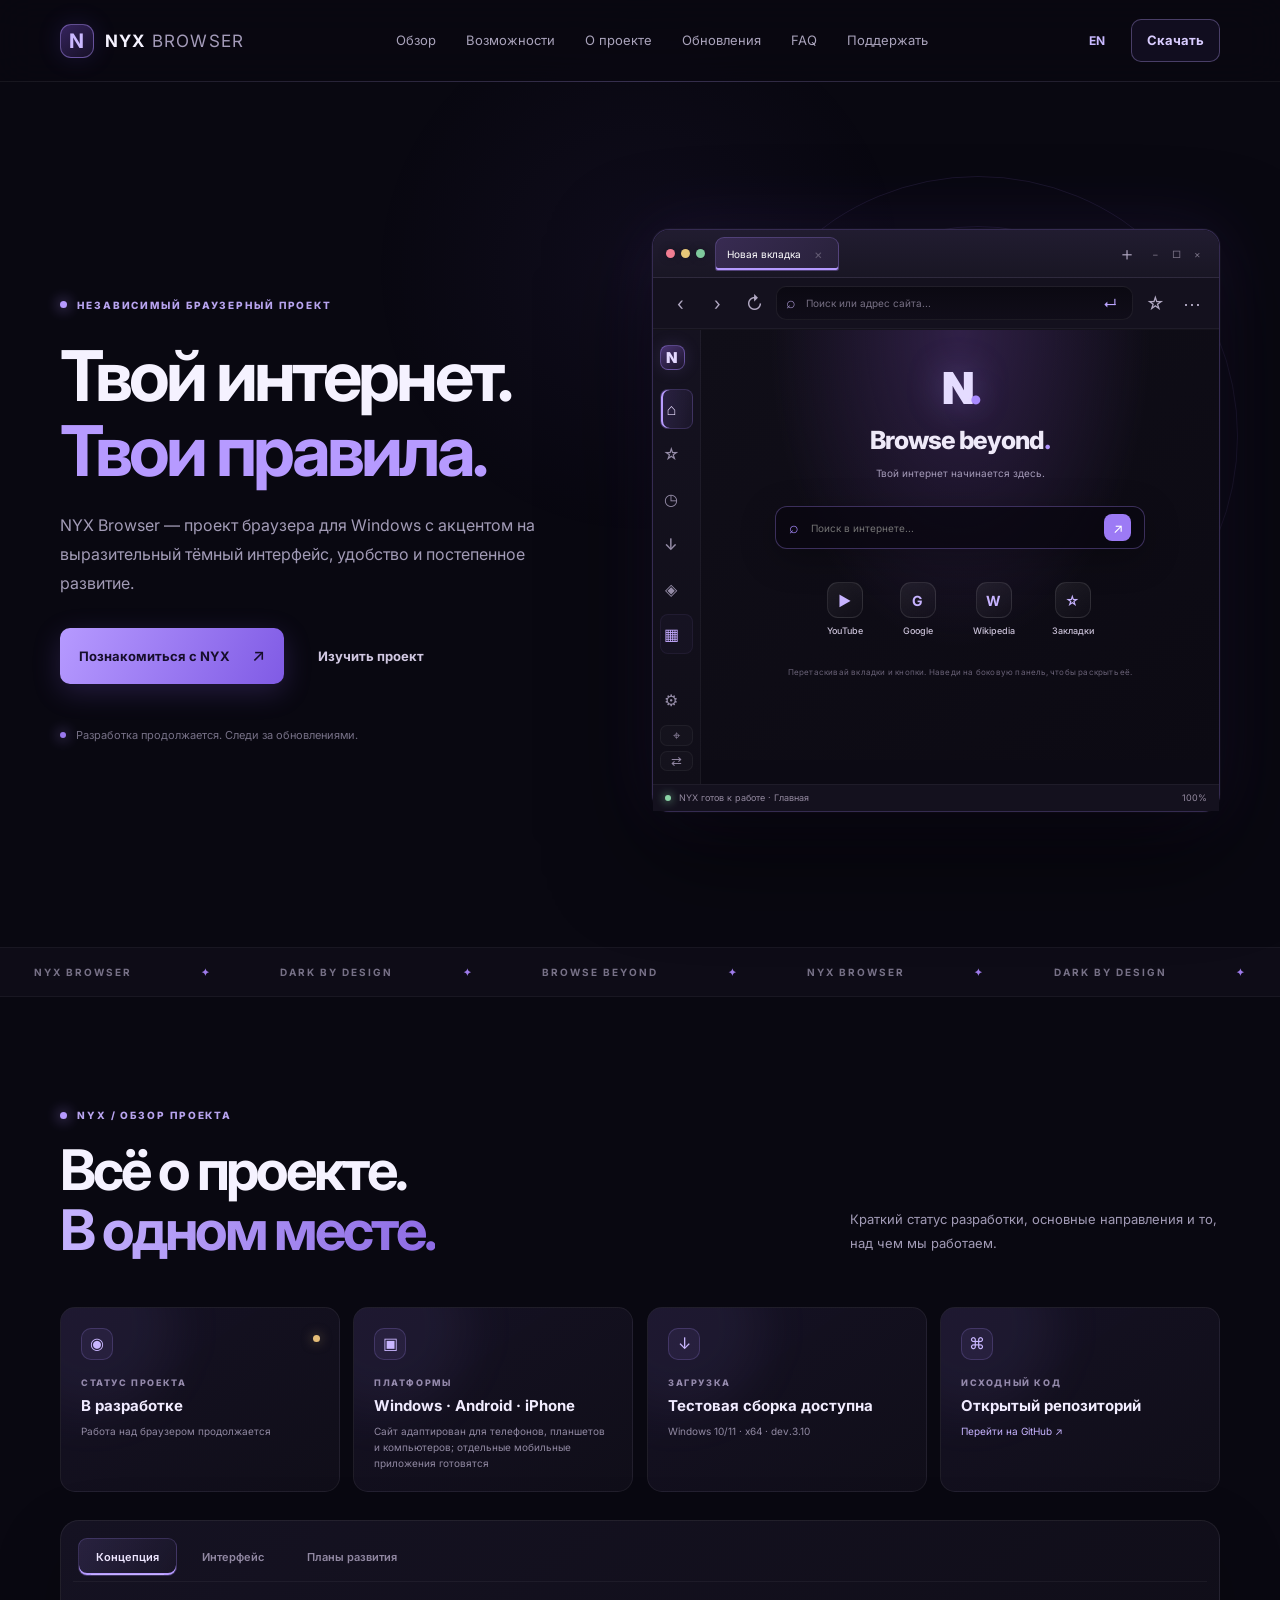
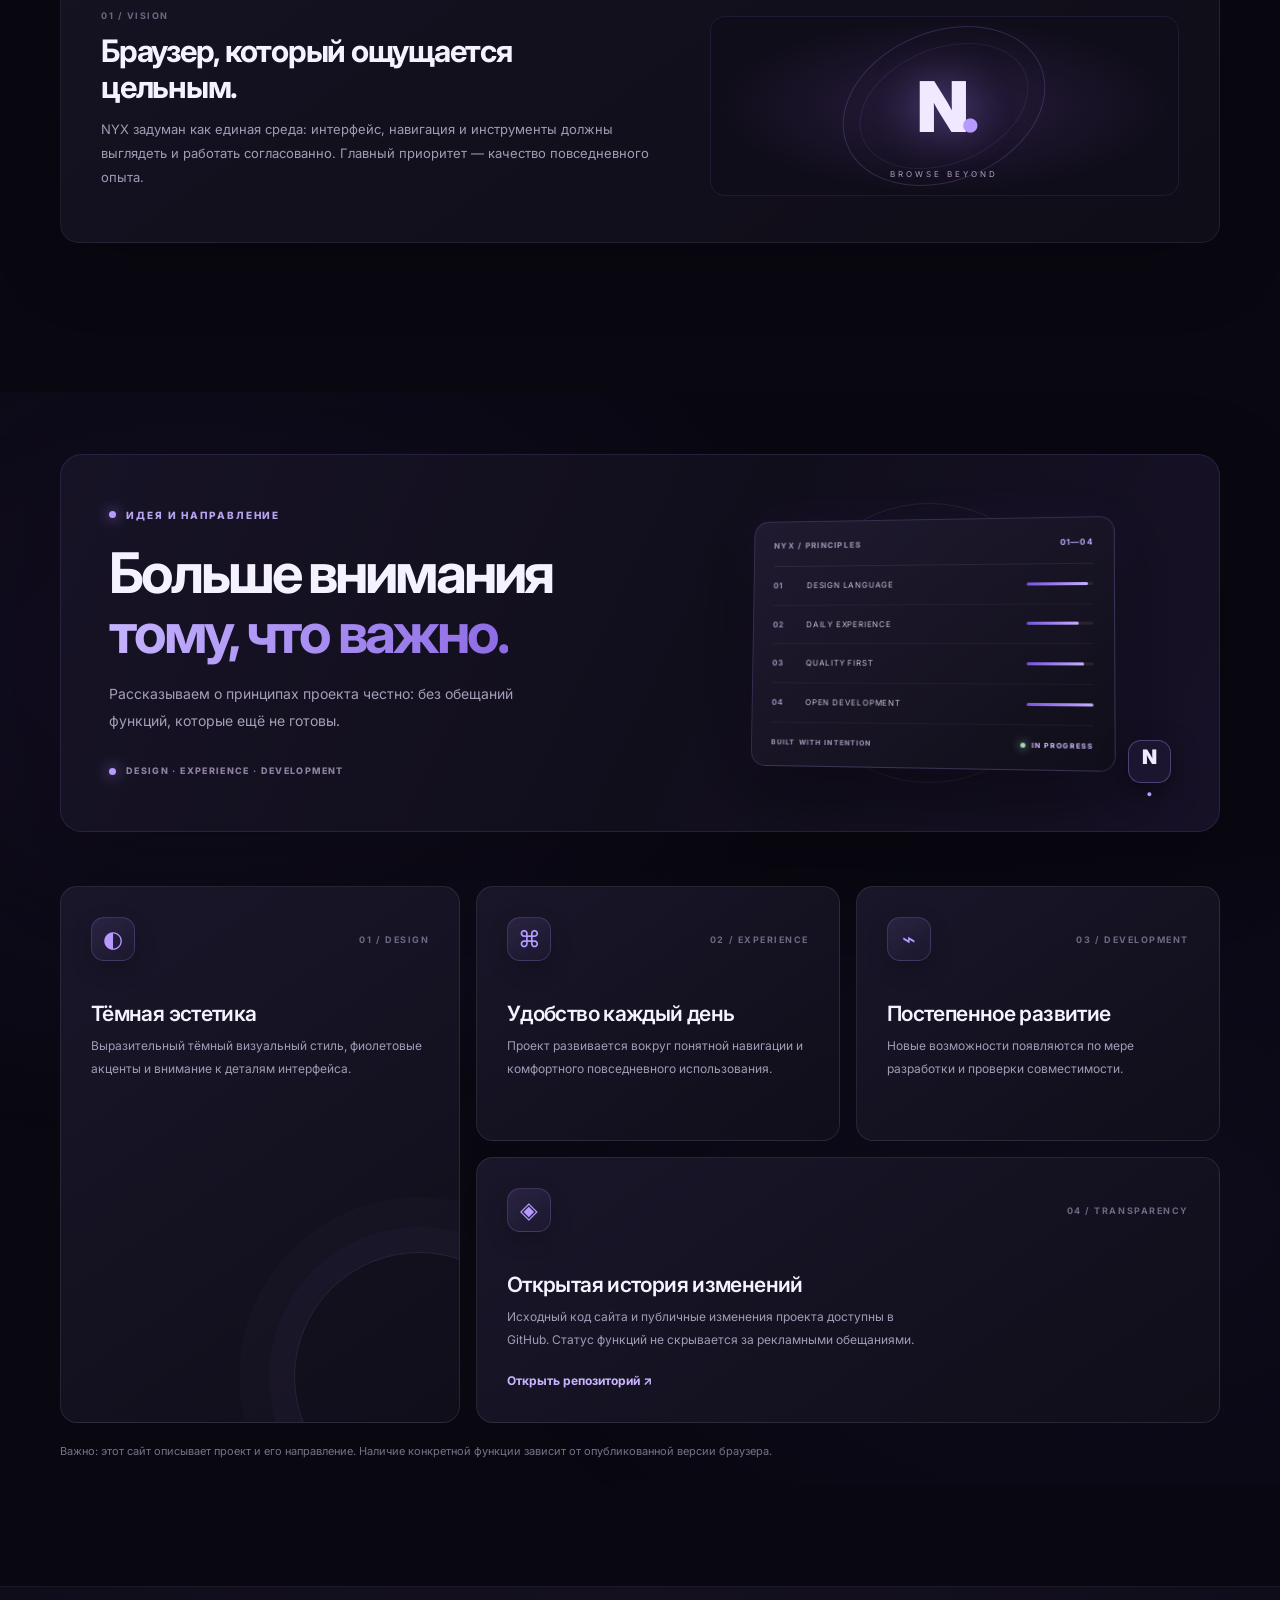
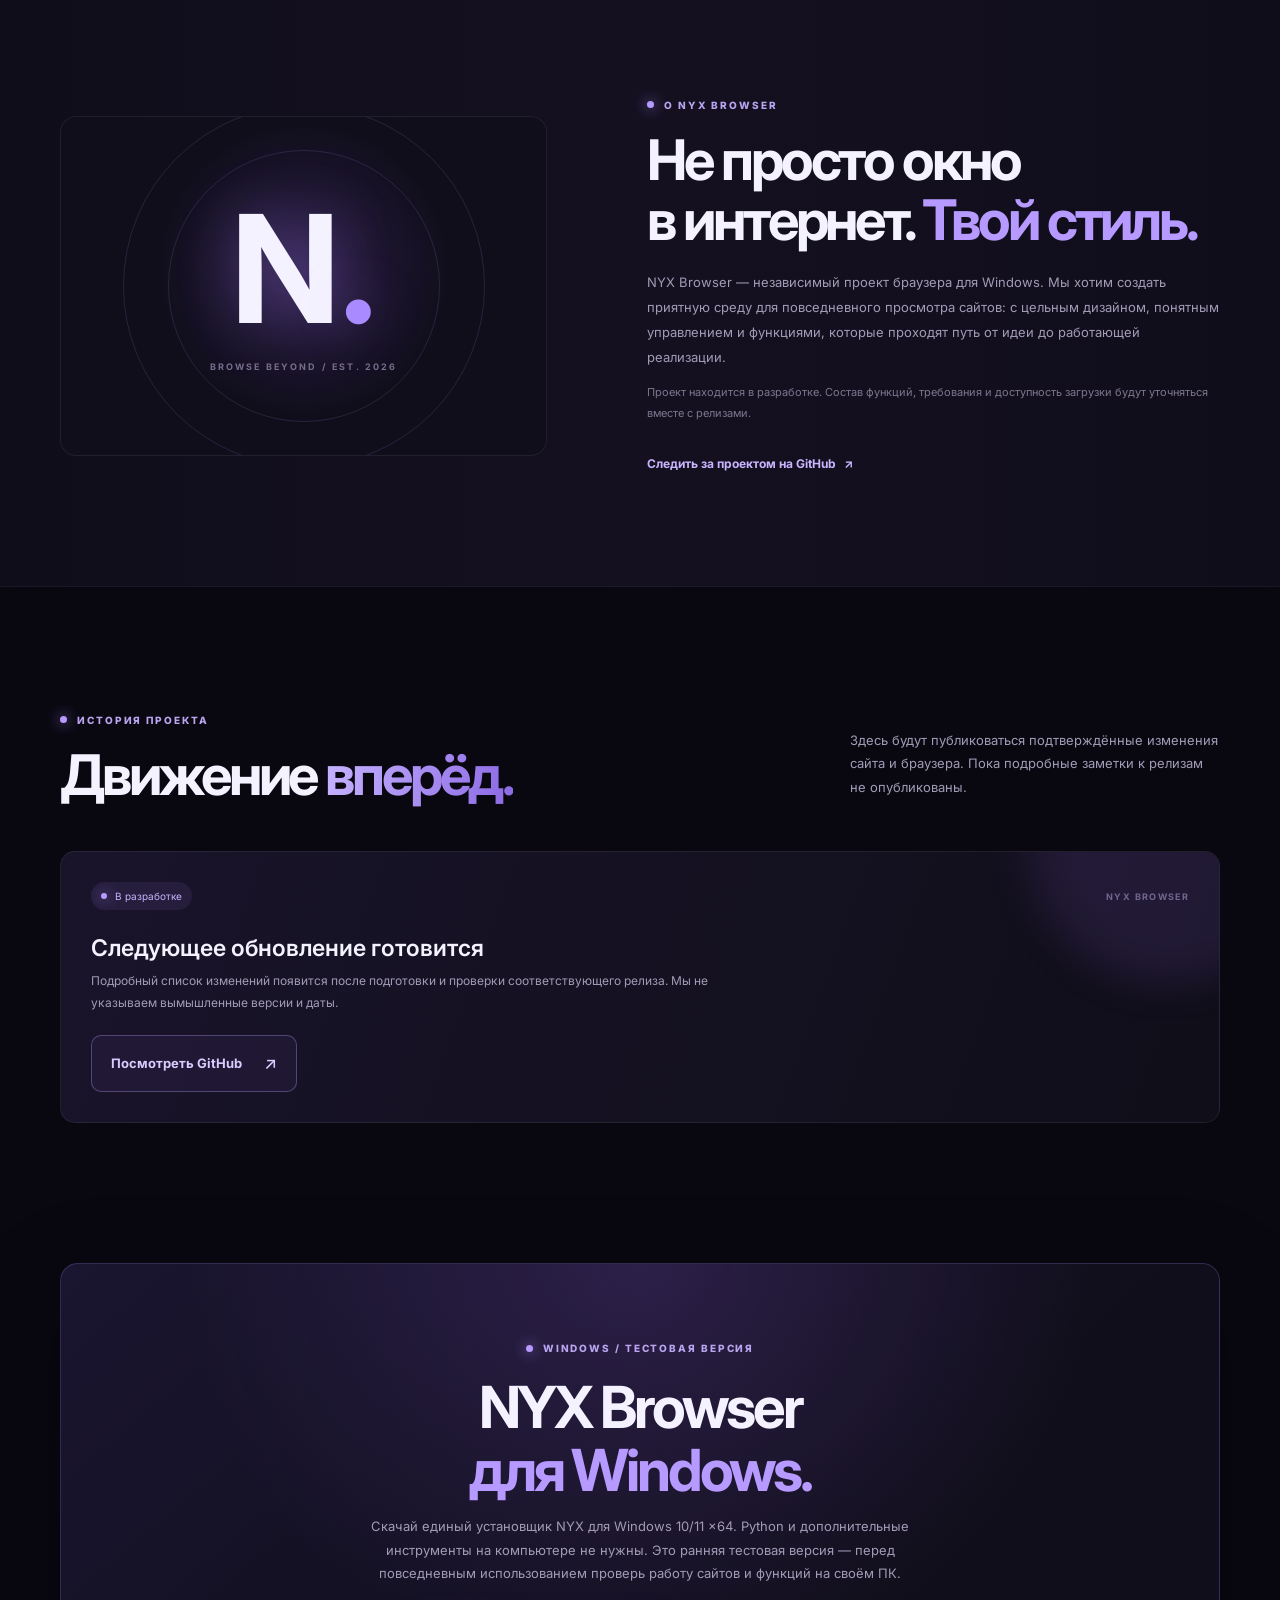
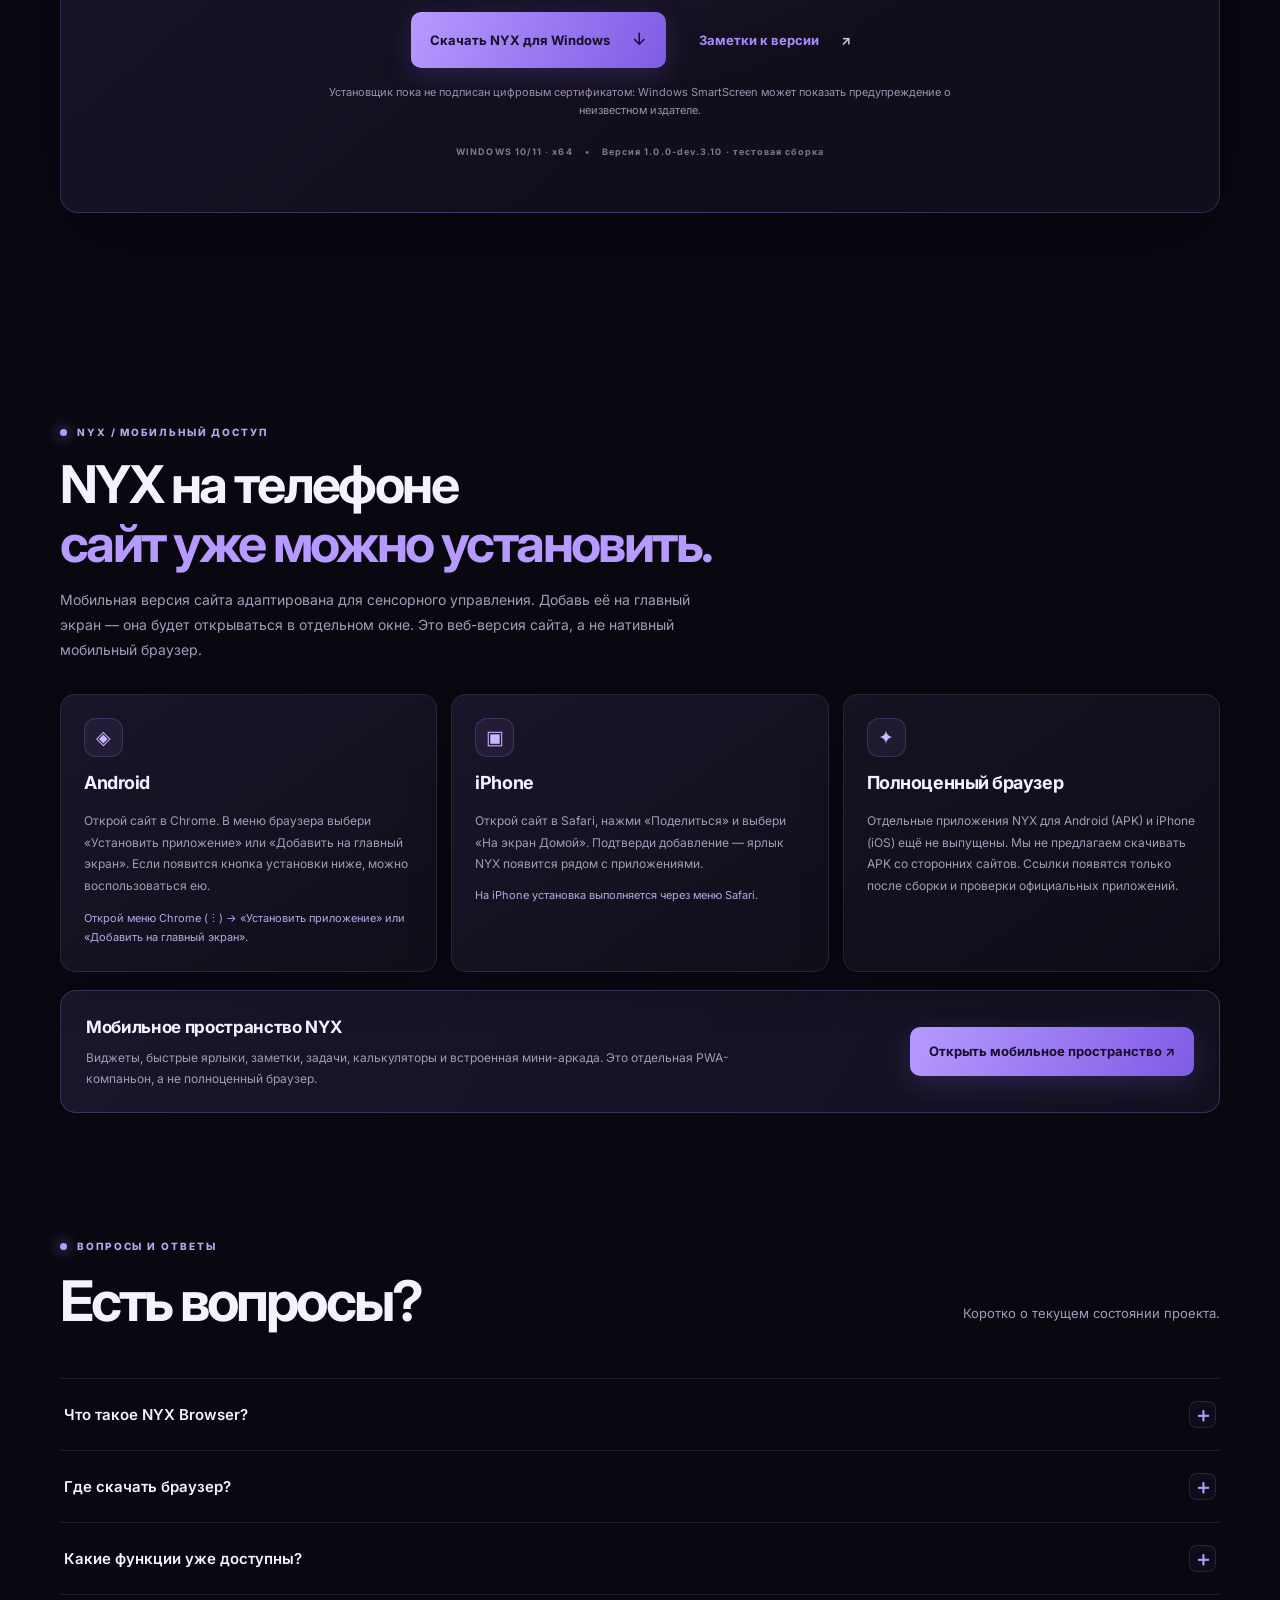
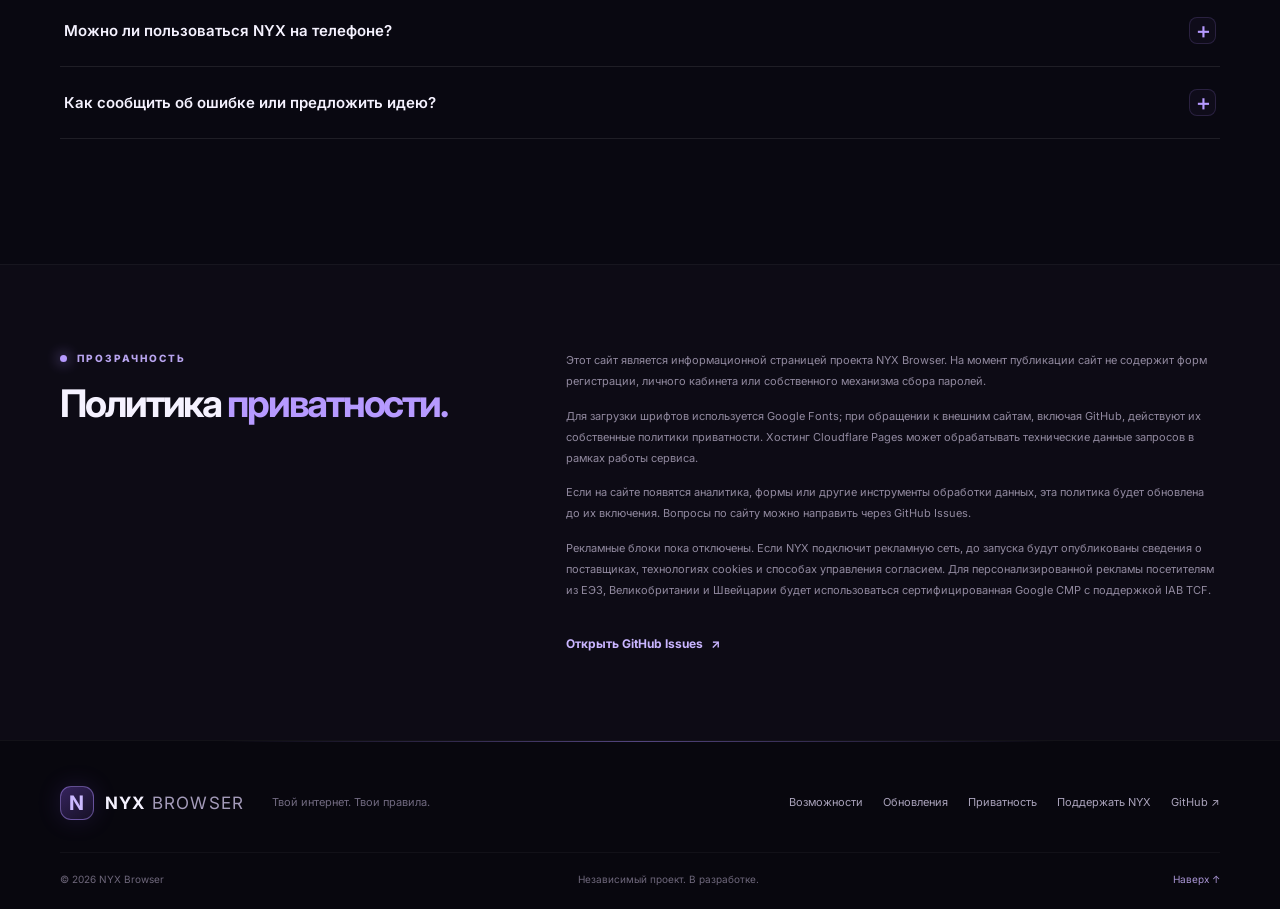
<file: index.html>
<!doctype html>
<html lang="ru">
<head>
<meta charset="utf-8"><meta name="viewport" content="width=device-width,initial-scale=1,viewport-fit=cover">
<meta name="theme-color" content="#090811">
<meta name="description" content="NYX Browser — тестовая версия браузера для Windows 10/11 x64. Также доступен мобильный сайт-компаньон.">
<meta name="mobile-web-app-capable" content="yes">
<meta name="apple-mobile-web-app-capable" content="yes">
<meta name="apple-mobile-web-app-status-bar-style" content="black-translucent">
<meta name="apple-mobile-web-app-title" content="NYX">
<link rel="manifest" href="/manifest.webmanifest">
<link rel="apple-touch-icon" href="/icons/nyx-192.png">
<meta property="og:title" content="NYX Browser — Browse beyond.">
<meta property="og:description" content="Твой интернет. Твои правила. Узнай больше о NYX Browser.">
<meta property="og:type" content="website">
<title>NYX Browser — Browse beyond.</title>
<link rel="icon" type="image/svg+xml" href="favicon.svg">
<link rel="preconnect" href="https://fonts.googleapis.com"><link rel="preconnect" href="https://fonts.gstatic.com" crossorigin>
<link href="https://fonts.googleapis.com/css2?family=Inter:wght@400;500;600;700;800;900&display=swap" rel="stylesheet">
<link rel="stylesheet" href="style.css">
<link rel="stylesheet" href="mobile.css">
<link rel="stylesheet" href="monetization.css">
</head>
<body>
<div class="ambient ambient-a"></div><div class="ambient ambient-b"></div>
<header class="site-header">
  <a class="brand" href="#home" aria-label="NYX Browser"><span class="brand-icon">N</span><span>NYX<span class="brand-thin"> BROWSER</span></span></a>
  <button class="menu-toggle" id="menu-toggle" aria-expanded="false" aria-controls="main-nav" aria-label="Открыть меню"><span></span><span></span></button>
  <nav id="main-nav" class="main-nav">
    <a href="#overview" data-i18n="navOverview">Обзор</a><a href="#features" data-i18n="navFeatures">Возможности</a><a href="#about" data-i18n="navAbout">О проекте</a><a href="#changelog" data-i18n="navUpdates">Обновления</a><a href="#faq" data-i18n="navFaq">FAQ</a><a href="support.html" data-i18n="navSupport">Поддержать</a>
  </nav>
  <div class="header-actions"><button class="lang-switch" id="language-toggle" type="button" aria-label="Switch language">EN</button><a class="btn btn-small btn-outline" href="#download" data-i18n="navDownload">Скачать</a></div>
</header>
<main id="home">
<section class="hero wrap">
  <div class="hero-copy">
    <div class="eyebrow"><i></i><span data-i18n="heroEyebrow">НЕЗАВИСИМЫЙ БРАУЗЕРНЫЙ ПРОЕКТ</span></div>
    <h1 data-i18n="heroTitle">Твой интернет.<br><em>Твои правила.</em></h1>
    <p class="hero-lead" data-i18n="heroText">NYX Browser — проект браузера для Windows с акцентом на выразительный тёмный интерфейс, удобство и постепенное развитие.</p>
    <div class="hero-actions"><a class="btn btn-primary" href="#about"><span data-i18n="heroPrimary">Познакомиться с NYX</span><b>↗</b></a><a class="btn btn-quiet" href="#features" data-i18n="heroSecondary">Изучить проект <span>↓</span></a></div>
    <div class="hero-foot"><span class="pulse"></span><span data-i18n="heroFoot">Разработка продолжается. Следи за обновлениями.</span></div>
  </div>
  <div class="hero-art" id="nyx-demo" aria-label="Интерактивная демоверсия NYX Browser">
  <div class="orbit orbit-one"></div><div class="orbit orbit-two"></div>
  <div class="demo-browser">
    <div class="demo-tabbar">
      <div class="demo-window-dots"><i></i><i></i><i></i></div>
      <div class="demo-tabs" id="demo-tabs"></div>
      <button class="demo-icon-btn demo-new-tab" data-action="new-tab" aria-label="Новая вкладка" title="Новая вкладка">＋</button>
      <span class="demo-window-controls">− □ ×</span>
    </div>
    <div class="demo-toolbar">
      <button class="demo-icon-btn" data-action="back" aria-label="Назад" title="Назад">‹</button>
      <button class="demo-icon-btn" data-action="forward" aria-label="Вперёд" title="Вперёд">›</button>
      <button class="demo-icon-btn" data-action="reload" aria-label="Обновить" title="Обновить">↻</button>
      <form class="demo-address-form" id="demo-address-form"><span>⌕</span><input id="demo-address" aria-label="Адрес или поисковый запрос" placeholder="Поиск или адрес сайта..." autocomplete="off"><button type="submit" aria-label="Перейти">↵</button></form>
      <button class="demo-icon-btn" data-action="bookmark" aria-label="Добавить в закладки" title="Закладка">☆</button>
      <button class="demo-icon-btn" data-action="menu" aria-label="Меню" title="Меню">⋯</button>
    </div>
    <div class="demo-menu" id="demo-menu" hidden>
      <button data-action="new-tab">＋ <span data-demo-label="newTab">Новая вкладка</span></button>
      <button data-action="bookmarks">☆ <span data-demo-label="bookmarks">Закладки</span></button>
      <button data-action="history">◷ <span data-demo-label="history">История</span></button>
      <button data-action="settings">⚙ <span data-demo-label="settings">Настройки</span></button>
    </div>
    <div class="demo-workspace"><aside class="demo-sidebar" id="demo-sidebar"><div class="demo-side-brand"><span class="demo-side-logo">N</span><span>NYX SPACE</span></div><button class="demo-side-item active" data-page="home"><b>⌂</b><span data-demo-t="home">Главная</span></button><button class="demo-side-item" data-page="bookmarks"><b>☆</b><span data-demo-t="bookmarks">Закладки</span></button><button class="demo-side-item" data-page="history"><b>◷</b><span data-demo-t="history">История</span></button><button class="demo-side-item" data-page="downloads"><b>↓</b><span data-demo-t="downloads">Загрузки</span></button><button class="demo-side-item" data-page="extensions"><b>◈</b><span data-demo-t="extensions">Расширения</span></button><button class="demo-side-item demo-game-link" data-page="snake"><b>▦</b><span data-demo-t="snake">Змейка</span></button><div class="demo-side-spacer"></div><button class="demo-side-item" data-page="settings"><b>⚙</b><span data-demo-t="settings">Настройки</span></button><div class="demo-side-controls"><button class="demo-side-dock" data-action="pin-sidebar" title="Закрепить панель" aria-label="Закрепить панель">⌖</button><button class="demo-side-dock" data-action="dock" title="Переместить панель" aria-label="Переместить панель">⇄</button></div></aside><div class="demo-viewport" id="demo-viewport" aria-live="polite"></div></div>
    <div class="demo-statusbar"><span class="demo-status-dot"></span><span id="demo-status">NYX готов к работе</span><span class="demo-zoom">100%</span></div>
  </div>
  
</div>
</section>
<div class="ticker"><div class="ticker-inner"><span>NYX BROWSER</span><b>✦</b><span>DARK BY DESIGN</span><b>✦</b><span>BROWSE BEYOND</span><b>✦</b><span>NYX BROWSER</span><b>✦</b><span>DARK BY DESIGN</span><b>✦</b></div></div>
<section class="section wrap project-dashboard" id="overview">
<div class="section-head"><div><div class="eyebrow"><i></i><span data-i18n="dashEyebrow">NYX / ОБЗОР ПРОЕКТА</span></div><h2 data-i18n="dashTitle">Всё о проекте.<br><em>В одном месте.</em></h2></div><p data-i18n="dashLead">Краткий статус разработки, основные направления и то, над чем мы работаем.</p></div>
<div class="status-widgets">
<article class="status-widget"><span class="widget-icon">◉</span><span class="widget-label" data-i18n="widgetStatus">СТАТУС ПРОЕКТА</span><strong data-i18n="widgetStatusValue">В разработке</strong><small data-i18n="widgetStatusNote">Работа над браузером продолжается</small><i class="widget-indicator"></i></article>
<article class="status-widget"><span class="widget-icon">▣</span><span class="widget-label" data-i18n="widgetPlatform">ПЛАТФОРМА</span><strong>Windows · Android · iPhone</strong><small data-i18n="widgetPlatformNote">Сайт доступен на телефонах; мобильные приложения готовятся</small></article>
<article class="status-widget"><span class="widget-icon">↓</span><span class="widget-label" data-i18n="widgetDownload">ЗАГРУЗКА</span><strong data-i18n="widgetDownloadValue">Тестовая сборка доступна</strong><small data-i18n="widgetDownloadNote">Windows 10/11 · x64 · dev.3.10</small></article>
<article class="status-widget"><span class="widget-icon">⌘</span><span class="widget-label" data-i18n="widgetSource">ИСХОДНЫЙ КОД</span><strong data-i18n="widgetSourceValue">Открытый репозиторий</strong><small><a href="https://github.com/vmvlad1029384756-hash/nyx-browser" target="_blank" rel="noopener" data-i18n="widgetSourceLink">Перейти на GitHub ↗</a></small></article></div>
<div class="project-tabs-shell"><div class="project-tabs" role="tablist" aria-label="NYX project information"><button class="project-tab active" role="tab" aria-selected="true" data-project-tab="vision" data-i18n="projectTabVision">Концепция</button><button class="project-tab" role="tab" aria-selected="false" data-project-tab="interface" data-i18n="projectTabInterface">Интерфейс</button><button class="project-tab" role="tab" aria-selected="false" data-project-tab="roadmap" data-i18n="projectTabRoadmap">Планы развития</button></div>
<div class="project-tab-panel" id="project-tab-panel" role="tabpanel"><div class="project-tab-copy"><span class="card-index" id="project-tab-kicker">01 / VISION</span><h3 id="project-tab-title" data-i18n="projectVisionTitle">Браузер, который ощущается цельным.</h3><p id="project-tab-text" data-i18n="projectVisionText">NYX задуман как единая среда: интерфейс, навигация и инструменты должны выглядеть и работать согласованно. Главный приоритет — качество повседневного опыта.</p></div><div class="project-tab-visual"><div class="visual-orbit"></div><div class="visual-mark">N<span>.</span></div><div class="visual-caption" id="project-tab-caption">BROWSE BEYOND</div></div></div></div>
</section>
<section class="section wrap direction-section" id="features">
  <div class="direction-hero">
    <div class="direction-copy">
      <div class="eyebrow"><i></i><span data-i18n="featuresEyebrow">ИДЕЯ И НАПРАВЛЕНИЕ</span></div>
      <h2 data-i18n="featuresTitle">Больше внимания<br><em>тому, что важно.</em></h2>
      <p data-i18n="featuresLead">Рассказываем о принципах проекта честно: без обещаний функций, которые ещё не готовы.</p>
      <div class="direction-foot"><span class="direction-pulse"></span><span>DESIGN · EXPERIENCE · DEVELOPMENT</span></div>
    </div>
    <div class="direction-visual" aria-label="NYX design principles">
      <div class="direction-rings"><i></i><i></i><i></i></div>
      <div class="direction-console">
        <div class="console-top"><span>NYX / PRINCIPLES</span><b>01—04</b></div>
        <div class="console-line"><b>01</b><span>DESIGN LANGUAGE</span><i style="--bar:92%"></i></div>
        <div class="console-line"><b>02</b><span>DAILY EXPERIENCE</span><i style="--bar:78%"></i></div>
        <div class="console-line"><b>03</b><span>QUALITY FIRST</span><i style="--bar:86%"></i></div>
        <div class="console-line"><b>04</b><span>OPEN DEVELOPMENT</span><i style="--bar:100%"></i></div>
        <div class="console-bottom"><span>BUILT WITH INTENTION</span><span class="console-live"><i></i> IN PROGRESS</span></div>
      </div>
      <div class="direction-orbit-mark">N<span>.</span></div>
    </div>
  </div>
  <div class="feature-grid">
    <article class="feature-card feature-large"><div class="feature-card-top"><div class="feature-symbol">◐</div><span class="card-index">01 / DESIGN</span></div><h3 data-i18n="f1Title">Тёмная эстетика</h3><p data-i18n="f1Text">Выразительный тёмный визуальный стиль, фиолетовые акценты и внимание к деталям интерфейса.</p><div class="card-orb"></div><div class="feature-card-glint"></div></article>
    <article class="feature-card"><div class="feature-card-top"><div class="feature-symbol">⌘</div><span class="card-index">02 / EXPERIENCE</span></div><h3 data-i18n="f2Title">Удобство каждый день</h3><p data-i18n="f2Text">Проект развивается вокруг понятной навигации и комфортного повседневного использования.</p><div class="feature-card-glint"></div></article>
    <article class="feature-card"><div class="feature-card-top"><div class="feature-symbol">⌁</div><span class="card-index">03 / DEVELOPMENT</span></div><h3 data-i18n="f3Title">Постепенное развитие</h3><p data-i18n="f3Text">Новые возможности появляются по мере разработки и проверки совместимости.</p><div class="feature-card-glint"></div></article>
    <article class="feature-card feature-wide"><div class="feature-card-top"><div class="feature-symbol">◈</div><span class="card-index">04 / TRANSPARENCY</span></div><h3 data-i18n="f4Title">Открытая история изменений</h3><p data-i18n="f4Text">Исходный код сайта и публичные изменения проекта доступны в GitHub. Статус функций не скрывается за рекламными обещаниями.</p><a class="text-link" href="https://github.com/vmvlad1029384756-hash/nyx-browser" target="_blank" rel="noopener" data-i18n="githubLink">Открыть репозиторий ↗</a><div class="feature-card-glint"></div></article>
  </div>
  <p class="section-note" data-i18n="featuresNote">Важно: этот сайт описывает проект и его направление. Наличие конкретной функции зависит от опубликованной версии браузера.</p>
</section>
<div class="nyx-ad-slot" data-nyx-ad-anchor aria-label="Advertisement"></div>
<section class="about-section" id="about"><div class="wrap about-layout"><div class="about-mark"><div class="big-n">N<span>.</span></div><div class="mark-caption">BROWSE BEYOND / EST. 2026</div></div><div class="about-copy"><div class="eyebrow"><i></i><span data-i18n="aboutEyebrow">О NYX BROWSER</span></div><h2 data-i18n="aboutTitle">Не просто окно<br>в интернет. <em>Твой стиль.</em></h2><p data-i18n="aboutText">NYX Browser — независимый проект браузера для Windows. Мы хотим создать приятную среду для повседневного просмотра сайтов: с цельным дизайном, понятным управлением и функциями, которые проходят путь от идеи до работающей реализации.</p><p class="about-small" data-i18n="aboutSmall">Проект находится в разработке. Состав функций, требования и доступность загрузки будут уточняться вместе с релизами.</p><a class="text-link" href="https://github.com/vmvlad1029384756-hash/nyx-browser" target="_blank" rel="noopener"><span data-i18n="aboutGithub">Следить за проектом на GitHub</span> ↗</a></div></div></section>
<section class="section wrap updates-section" id="changelog"><div class="section-head"><div><div class="eyebrow"><i></i><span data-i18n="updatesEyebrow">ИСТОРИЯ ПРОЕКТА</span></div><h2 data-i18n="updatesTitle">Движение <em>вперёд.</em></h2></div><p data-i18n="updatesLead">Здесь будут публиковаться подтверждённые изменения сайта и браузера. Пока подробные заметки к релизам не опубликованы.</p></div><div class="update-panel"><div class="update-status"><span class="status-pill"><i></i><span data-i18n="statusDev">В разработке</span></span><span class="update-date">NYX BROWSER</span></div><h3 data-i18n="updateCurrent">Следующее обновление готовится</h3><p data-i18n="updateText">Подробный список изменений появится после подготовки и проверки соответствующего релиза. Мы не указываем вымышленные версии и даты.</p><a class="btn btn-outline" href="https://github.com/vmvlad1029384756-hash/nyx-browser" target="_blank" rel="noopener"><span data-i18n="viewGithub">Посмотреть GitHub</span><b>↗</b></a></div></section>
<section class="download-section" id="download"><div class="wrap"><div class="download-panel"><div class="download-glow"></div><div class="eyebrow"><i></i><span data-i18n="downloadEyebrow">WINDOWS / ТЕСТОВАЯ ВЕРСИЯ</span></div><h2 data-i18n="downloadTitle">NYX Browser<br><em>для Windows.</em></h2><p data-i18n="downloadText">Скачай единый установщик NYX для Windows 10/11 x64. Python и дополнительные инструменты на компьютере не нужны. Это ранняя тестовая версия — перед повседневным использованием проверь работу сайтов и функций на своём ПК.</p><div class="download-actions"><a class="btn btn-primary" href="https://github.com/vmvlad1029384756-hash/nyx-browser/releases/download/v1.0.0-dev.3.10/NYX_Browser_1.0.0-dev.3.10_Setup_x64.exe"><span data-i18n="downloadButton">Скачать NYX для Windows</span><b>↓</b></a><a class="btn btn-quiet" href="https://github.com/vmvlad1029384756-hash/nyx-browser/releases/tag/v1.0.0-dev.3.10" target="_blank" rel="noopener"><span data-i18n="downloadGithub">Заметки к версии</span> ↗</a></div><p class="download-note" data-i18n="downloadNotice">Установщик пока не подписан цифровым сертификатом: Windows SmartScreen может показать предупреждение о неизвестном издателе.</p><div class="download-meta"><span>WINDOWS 10/11 · x64</span><span>•</span><span data-i18n="downloadStatus">Версия 1.0.0-dev.3.10 · тестовая сборка</span></div></div></div></section>
<section class="mobile-install-section section wrap" id="mobile" aria-labelledby="mobile-install-title">
  <div class="mobile-install-heading">
    <div class="eyebrow"><i></i><span data-mobile-ru="NYX / МОБИЛЬНЫЙ ДОСТУП" data-mobile-en="NYX / MOBILE ACCESS">NYX / МОБИЛЬНЫЙ ДОСТУП</span></div>
    <h2 id="mobile-install-title"><span data-mobile-ru="NYX на телефоне" data-mobile-en="NYX on your phone">NYX на телефоне</span><br><em data-mobile-ru="сайт уже можно установить." data-mobile-en="the website is ready to install.">сайт уже можно установить.</em></h2>
    <p data-mobile-ru="Мобильная версия сайта адаптирована для сенсорного управления. Добавь её на главный экран — она будет открываться в отдельном окне. Это веб-версия сайта, а не нативный мобильный браузер." data-mobile-en="The website is adapted for touch screens. Add it to your home screen to open it in its own window. This is the website as a web app, not the native mobile browser.">Мобильная версия сайта адаптирована для сенсорного управления. Добавь её на главный экран — она будет открываться в отдельном окне. Это веб-версия сайта, а не нативный мобильный браузер.</p>
  </div>
  <div class="mobile-install-grid">
    <article class="mobile-install-card">
      <span class="mobile-install-icon" aria-hidden="true">◈</span>
      <h3>Android</h3>
      <p data-mobile-ru="Открой сайт в Chrome. В меню браузера выбери «Установить приложение» или «Добавить на главный экран». Если появится кнопка установки ниже, можно воспользоваться ею." data-mobile-en="Open the website in Chrome. In the browser menu, choose Install app or Add to Home screen. If the install button appears below, you can use it.">Открой сайт в Chrome. В меню браузера выбери «Установить приложение» или «Добавить на главный экран». Если появится кнопка установки ниже, можно воспользоваться ею.</p>
      <button class="btn btn-primary" id="pwa-install-button" type="button" hidden>Установить сайт NYX</button>
      <p class="mobile-install-note" id="pwa-install-status" role="status" aria-live="polite">Открой меню Chrome (⋮) → «Установить приложение» или «Добавить на главный экран».</p>
    </article>
    <article class="mobile-install-card">
      <span class="mobile-install-icon" aria-hidden="true">▣</span>
      <h3>iPhone</h3>
      <p data-mobile-ru="Открой сайт в Safari, нажми «Поделиться» и выбери «На экран Домой». Подтверди добавление — ярлык NYX появится рядом с приложениями." data-mobile-en="Open the website in Safari, tap Share and choose Add to Home Screen. Confirm, and the NYX shortcut will appear alongside your apps.">Открой сайт в Safari, нажми «Поделиться» и выбери «На экран Домой». Подтверди добавление — ярлык NYX появится рядом с приложениями.</p>
      <span class="mobile-install-note" data-mobile-ru="На iPhone установка выполняется через меню Safari." data-mobile-en="On iPhone, installation is done through Safari's Share menu.">На iPhone установка выполняется через меню Safari.</span>
    </article>
    <article class="mobile-install-card mobile-install-card-muted">
      <span class="mobile-install-icon" aria-hidden="true">✦</span>
      <h3 data-mobile-ru="Полноценный браузер" data-mobile-en="Native browser apps">Полноценный браузер</h3>
      <p data-mobile-ru="Отдельные приложения NYX для Android (APK) и iPhone (iOS) ещё не выпущены. Мы не предлагаем скачивать APK со сторонних сайтов. Ссылки появятся только после сборки и проверки официальных приложений." data-mobile-en="Separate NYX apps for Android (APK) and iPhone (iOS) have not been released yet. Do not download APKs from third-party websites. Official links will appear only after the apps are built and tested.">Отдельные приложения NYX для Android (APK) и iPhone (iOS) ещё не выпущены. Мы не предлагаем скачивать APK со сторонних сайтов. Ссылки появятся только после сборки и проверки официальных приложений.</p>
    </article>
  </div>
  <div class="mobile-launch">
    <div class="mobile-launch-copy">
      <h3 data-mobile-ru="Мобильное пространство NYX" data-mobile-en="NYX Mobile Workspace">Мобильное пространство NYX</h3>
      <p data-mobile-ru="Виджеты, быстрые ярлыки, заметки, задачи, калькуляторы и встроенная мини-аркада. Это отдельная PWA-компаньон, а не полноценный браузер." data-mobile-en="Widgets, shortcuts, notes, tasks, calculators and a built-in mini arcade. This is a separate PWA companion, not the full browser.">Виджеты, быстрые ярлыки, заметки, задачи, калькуляторы и встроенная мини-аркада. Это отдельная PWA-компаньон, а не полноценный браузер.</p>
    </div>
    <a class="btn btn-primary" href="/mobile/" data-mobile-ru="Открыть мобильное пространство ↗" data-mobile-en="Open mobile workspace ↗">Открыть мобильное пространство ↗</a>
  </div>
</section>
<div class="nyx-ad-slot" data-nyx-ad-anchor aria-label="Advertisement"></div>
<section class="section wrap faq-section" id="faq"><div class="section-head"><div><div class="eyebrow"><i></i><span data-i18n="faqEyebrow">ВОПРОСЫ И ОТВЕТЫ</span></div><h2 data-i18n="faqTitle">Есть вопросы?</h2></div><p data-i18n="faqLead">Коротко о текущем состоянии проекта.</p></div><div class="faq-list">
<details class="faq-item"><summary data-i18n="q1">Что такое NYX Browser?<span>＋</span></summary><p data-i18n="a1">NYX Browser — независимый браузерный проект, ориентированный прежде всего на Windows и развитие удобного тёмного интерфейса.</p></details>
<details class="faq-item"><summary data-i18n="q2">Где скачать браузер?<span>＋</span></summary><p data-i18n="a2">Публичная ссылка на установщик пока не опубликована. Когда сборка будет готова, здесь появятся прямая ссылка, версия и системные требования.</p></details>
<details class="faq-item"><summary data-i18n="q3">Какие функции уже доступны?<span>＋</span></summary><p data-i18n="a3">Состав возможностей зависит от конкретной сборки. Этот сайт не считает функции готовыми только потому, что они запланированы. Проверяй описание и заметки к релизу.</p></details>
<details class="faq-item"><summary data-i18n="q4">Поддерживаются ли macOS, Linux или телефон?<span>＋</span></summary><p data-i18n="a4">Сайт NYX адаптирован для телефонов и может устанавливаться как веб-приложение. Отдельные приложения для Android и iPhone пока не выпущены.</p></details>
<details class="faq-item"><summary data-i18n="q5">Как сообщить об ошибке или предложить идею?<span>＋</span></summary><p data-i18n="a5">Открой репозиторий GitHub и создай issue с описанием проблемы или предложения.</p></details>
</div></section>
<section class="legal-section" id="privacy"><div class="wrap legal-inner"><div><div class="eyebrow"><i></i><span data-i18n="privacyEyebrow">ПРОЗРАЧНОСТЬ</span></div><h2 data-i18n="privacyTitle">Политика <em>приватности.</em></h2></div><div class="legal-copy"><p data-i18n="privacyP1">Этот сайт является информационной страницей проекта NYX Browser. На момент публикации сайт не содержит форм регистрации, личного кабинета или собственного механизма сбора паролей.</p><p data-i18n="privacyP2">Для загрузки шрифтов используется Google Fonts; при обращении к внешним сайтам, включая GitHub, действуют их собственные политики приватности. Хостинг Cloudflare Pages может обрабатывать технические данные запросов в рамках работы сервиса.</p><p data-i18n="privacyP3">Если на сайте появятся аналитика, формы или другие инструменты обработки данных, эта политика будет обновлена до их включения. Вопросы по сайту можно направить через GitHub Issues.</p><p>Рекламные блоки пока отключены. Если NYX подключит рекламную сеть, до запуска будут опубликованы сведения о поставщиках, технологиях cookies и способах управления согласием. Для персонализированной рекламы посетителям из ЕЭЗ, Великобритании и Швейцарии будет использоваться сертифицированная Google CMP с поддержкой IAB TCF.</p><a class="text-link" href="https://github.com/vmvlad1029384756-hash/nyx-browser/issues" target="_blank" rel="noopener"><span data-i18n="privacyContact">Открыть GitHub Issues</span> ↗</a></div></div></section>
</main>
<footer class="footer"><div class="wrap"><div class="footer-main"><a class="brand" href="#home"><span class="brand-icon">N</span><span>NYX<span class="brand-thin"> BROWSER</span></span></a><p data-i18n="footerLine">Твой интернет. Твои правила.</p><div class="footer-links"><a href="#features" data-i18n="navFeatures">Возможности</a><a href="#changelog" data-i18n="navUpdates">Обновления</a><a href="#privacy" data-i18n="footerPrivacy">Приватность</a><a href="support.html" data-i18n="footerSupport">Поддержать NYX</a><a href="https://github.com/vmvlad1029384756-hash/nyx-browser/issues" target="_blank" rel="noopener">GitHub ↗</a></div></div><div class="footer-bottom"><span>© <span id="year"></span> NYX Browser</span><span data-i18n="footerNote">Независимый проект. В разработке.</span><a href="#home" data-i18n="backTop">Наверх ↑</a></div></div></footer>
<script src="script.js"></script>
<script src="mobile-site.js"></script>
<script src="ads-config.js"></script>
<script src="monetization.js"></script>
</body></html>
</file>
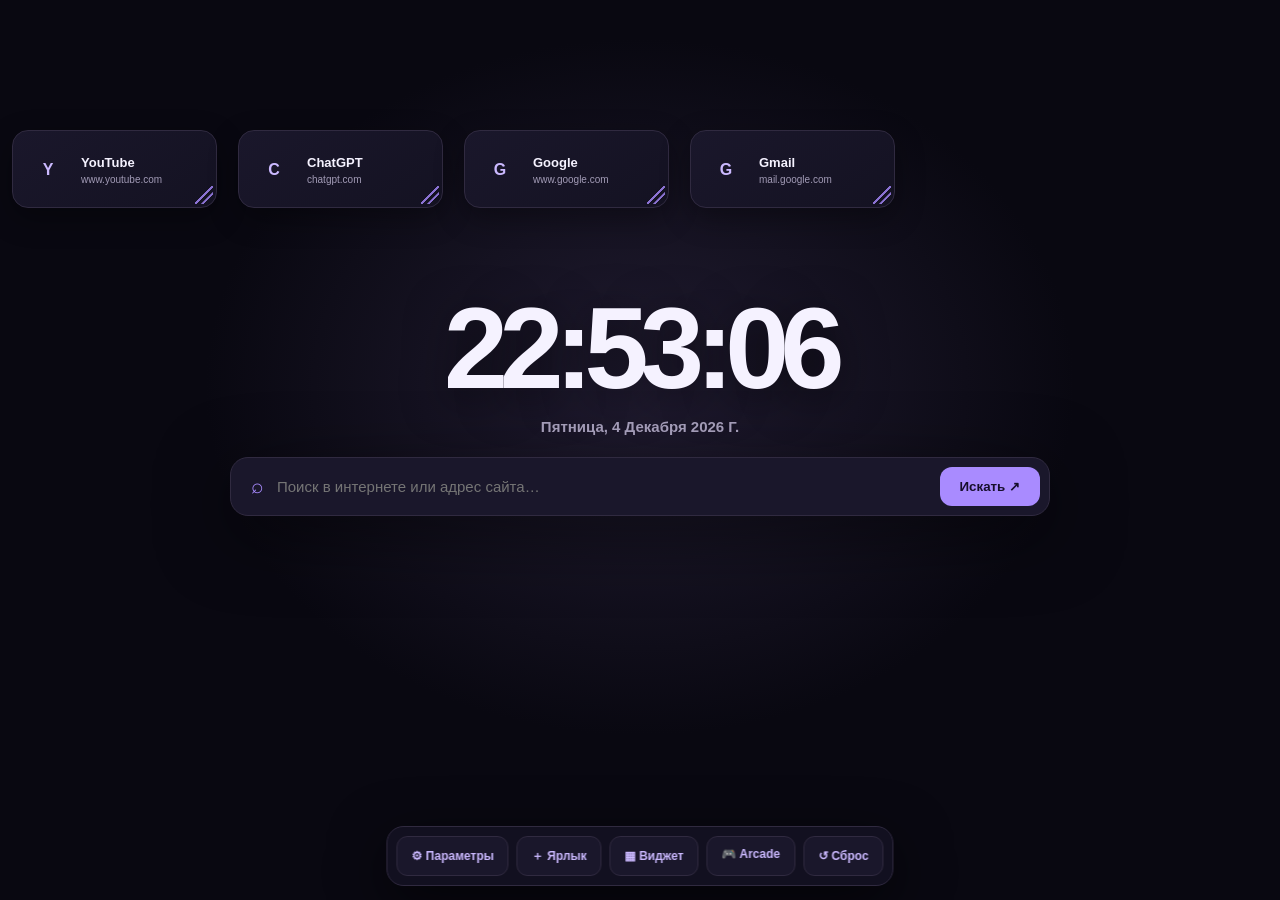
<file: mobile/index.html>
<!doctype html>
<html lang="ru">
<head>
<meta charset="utf-8"><meta name="viewport" content="width=device-width,initial-scale=1,viewport-fit=cover">
<title>NYX Mobile</title><meta name="theme-color" content="#090811"><link rel="manifest" href="manifest.webmanifest"><link rel="apple-touch-icon" href="icons/icon-192.png">
<style>
:root{color-scheme:dark;--bg:#090811;--panel:#141222;--card:#1a172b;--line:#302a40;--green:#a98bff;--accent:#a98bff;--accent2:#7654df;--muted:#a29bb6;--soft:#cbb9ff;--ink:#160e2b;--text:#f5f2ff}
*{box-sizing:border-box}button,.action-dock,.tile-tools,.resize-handle{user-select:none;-webkit-user-select:none;-webkit-user-drag:none}
input,textarea,select,[contenteditable=true]{user-select:text;-webkit-user-select:text}
::selection{background:var(--accent);color:var(--ink)}html,body{width:100%;min-height:100%;margin:0}
body{min-height:100vh;min-height:100dvh;background:radial-gradient(ellipse at 50% 43%,#211c31 0%,var(--bg) 48%,var(--bg) 82%);color:var(--text);font:15px "Segoe UI",Arial,sans-serif;overflow:hidden}
main{width:100%;min-height:100vh;min-height:100dvh;margin:0;padding:24px 18px 92px;display:flex;align-items:center;justify-content:center;position:relative;z-index:1;pointer-events:none}
.home-center{width:min(820px,100%);margin:-3vh auto 0;pointer-events:auto}
.hero{text-align:center;margin:0 auto 22px}.clock{font-size:clamp(68px,9vw,116px);font-weight:850;letter-spacing:-.075em;line-height:1.03;font-variant-numeric:tabular-nums;color:var(--text);text-shadow:0 8px 45px #0008;font-family:"Segoe UI Variable Display","Segoe UI",Arial,sans-serif}.date{margin-top:10px;color:var(--muted);font-size:15px;font-weight:550;text-transform:capitalize}
.search{max-width:820px;width:100%;margin:0 auto;display:flex;align-items:center;gap:13px;padding:8px 9px 8px 20px;background:var(--card);border:1px solid var(--line);border-radius:18px;box-shadow:0 18px 70px #0008}.search:focus-within{border-color:var(--accent);box-shadow:0 0 0 3px color-mix(in srgb,var(--accent) 10%,transparent),0 18px 70px #0008}.glass{color:var(--accent);font-size:21px}.search input{flex:1;min-width:0;background:transparent;border:0;outline:0;color:white;font-size:15px;padding:12px 0}.search button{border:0;border-radius:12px;padding:12px 20px;background:var(--accent);color:var(--ink)!important;font-weight:850;cursor:pointer;touch-action:manipulation}.search button:hover{background:var(--soft)}
.action-dock{position:fixed;left:50%;bottom:14px;bottom:max(14px,env(safe-area-inset-bottom,0px));transform:translateX(-50%);display:flex;align-items:center;justify-content:center;gap:8px;flex-wrap:wrap;width:max-content;max-width:calc(100vw - 24px);padding:9px;background:#141222ef;border:1px solid var(--line);border-radius:17px;box-shadow:0 16px 55px #0009;z-index:20;pointer-events:auto;backdrop-filter:blur(16px)}
.action{border:1px solid var(--line);background:var(--card);color:var(--soft);border-radius:11px;padding:10px 14px;font-size:12px;font-weight:750;cursor:pointer;touch-action:manipulation;min-height:40px}.action:hover{border-color:var(--accent);background:var(--hover)}.action.primary{background:var(--accent);color:var(--ink);border-color:var(--accent)}
#workspace{position:fixed;inset:0;width:100vw;height:100vh;height:100dvh;overflow:hidden;border:0;border-radius:0;background:transparent;box-shadow:none;pointer-events:none;z-index:5}
.workspace-empty{display:none!important}
.tile{position:absolute;left:12px;top:12px;width:205px;max-width:calc(100vw - 24px);max-height:calc(100vh - 24px);max-height:calc(100dvh - 24px);overflow:auto;cursor:grab;touch-action:pan-y;pointer-events:auto;border:1px solid var(--line);border-radius:16px;background:linear-gradient(145deg,#1a172b,#141222);color:var(--text);box-shadow:0 10px 30px #0005;transition:border-color .14s,box-shadow .14s}
.tile:hover{border-color:var(--accent);box-shadow:0 12px 35px #0006}.tile:active{cursor:grabbing}.tile-header{cursor:grab}.shortcut-main{cursor:pointer}.tile.is-dragging *{pointer-events:none}.tile.is-dragging .tile-tools{opacity:1}.tile.is-dragging{opacity:.97;outline:1px solid var(--accent);border-color:var(--accent);box-shadow:0 20px 55px #0009;transition:none;z-index:9999!important}.tile.is-resizing{border-color:var(--accent);box-shadow:0 12px 35px #0007}.tile.shortcut-tile{min-height:76px;cursor:grab}.shortcut-main{color:var(--text);text-decoration:none;display:flex;align-items:center;gap:12px;padding:15px 42px 14px 14px;min-height:76px;cursor:pointer;touch-action:manipulation}.shortcut-icon{width:42px;height:42px;flex:0 0 42px;border-radius:13px;background:var(--hover);color:var(--soft);display:grid;place-items:center;font-weight:850;font-size:16px}.shortcut-name{font-size:13px;font-weight:800;overflow:hidden;text-overflow:ellipsis;white-space:nowrap}.shortcut-domain{font-size:10px;color:var(--muted);margin-top:4px;overflow:hidden;text-overflow:ellipsis;white-space:nowrap}.tile-tools{position:sticky;float:right;right:7px;top:5px;margin:6px 6px -29px 0;display:flex;gap:4px;opacity:.85;transition:.15s;z-index:5}.tile:hover .tile-tools{opacity:1}.tile-tools button,.remove-tile{width:27px;height:27px;border:0;border-radius:8px;background:var(--hover);color:var(--text);cursor:pointer;padding:0;touch-action:manipulation}.tile-tools button:hover,.remove-tile:hover{background:var(--accent);color:var(--ink)}.tile-header{display:flex;align-items:center;justify-content:space-between;gap:8px;padding:13px 42px 6px 13px;cursor:grab}.tile-header h3{font-size:12px;font-weight:800;margin:0;color:var(--text);letter-spacing:.01em}.tile-body{padding:5px 13px 15px;color:var(--muted);font-size:12px;line-height:1.5}.tile p{margin:0;color:var(--muted);font-size:11px;line-height:1.5}.tile input,.tile textarea,.tile select{width:100%;background:var(--bg);border:1px solid var(--line);border-radius:9px;color:var(--text);padding:8px 9px;outline:none;font:12px "Segoe UI",Arial;touch-action:manipulation}.tile input:focus,.tile textarea:focus,.tile select:focus{border-color:var(--accent)}.tile textarea{min-height:92px;resize:vertical}.widget-value{font-size:27px;color:var(--accent);font-weight:850;letter-spacing:-1px;font-variant-numeric:tabular-nums;line-height:1.2}.widget-actions{display:flex;gap:6px;flex-wrap:wrap;margin-top:10px}.timer-fields{display:grid;grid-template-columns:repeat(3,minmax(0,1fr));gap:6px}.timer-fields input{min-width:0;width:100%}.widget-actions button,.small-btn{border:1px solid var(--line);background:var(--hover);color:var(--text);border-radius:8px;padding:8px 10px;font-size:11px;font-weight:700;cursor:pointer;touch-action:manipulation;min-height:36px}.widget-actions button.primary,.small-btn.primary{background:var(--accent);color:var(--ink);border-color:var(--accent)}.widget-actions button:hover,.small-btn:hover{border-color:var(--accent)}.resize-handle{position:absolute;bottom:3px;right:3px;width:18px;height:18px;cursor:nwse-resize;opacity:.8;background:linear-gradient(135deg,transparent 45%,var(--accent) 46%,var(--accent) 54%,transparent 55%,transparent 66%,var(--accent) 67%,var(--accent) 74%,transparent 75%);touch-action:none;z-index:9}
.habit-week{display:grid;grid-template-columns:repeat(7,minmax(0,1fr));gap:4px;margin:10px 0}.habit-day{display:flex;flex-direction:column;align-items:center;gap:5px;padding:7px 2px;border:1px solid var(--line);border-radius:8px;background:var(--bg);color:var(--muted);font-size:10px}.habit-day input{width:auto!important;accent-color:var(--accent)}.tile input[type=color]{height:42px;padding:4px}.tile input[readonly]{color:var(--soft)}.todo-row{display:flex;align-items:center;gap:7px;padding:5px 0;border-bottom:1px solid var(--line)}.todo-row input{width:auto}.todo-row span{flex:1}.todo-row.done span{text-decoration:line-through;color:var(--muted)}.todo-row button{border:0;background:transparent;color:var(--muted);cursor:pointer}.calculator-display{font-size:21px;text-align:right;padding:9px;background:var(--bg);border:1px solid var(--line);border-radius:9px;color:var(--soft);font-weight:800;overflow:hidden}.calc-grid{display:grid;grid-template-columns:repeat(4,1fr);gap:5px;margin-top:7px}.calc-grid button{padding:9px 0;border:1px solid var(--line);background:var(--hover);color:var(--text);border-radius:8px;font-weight:700;cursor:pointer}.calc-grid button.equal{background:var(--accent);color:var(--ink)}.progress{height:8px;background:var(--line);border-radius:8px;overflow:hidden;margin:9px 0}.progress span{display:block;height:100%;background:var(--accent);border-radius:8px;width:0}
.modal-backdrop{display:none;position:fixed;inset:0;background:#000b;backdrop-filter:blur(9px);align-items:center;justify-content:center;padding:20px;z-index:10000}.modal{width:min(480px,100%);max-height:90vh;overflow:auto;background:#141222;border:1px solid var(--line);border-radius:20px;padding:24px;box-shadow:0 25px 90px #000b}.modal h3{margin:0 0 17px;font-size:18px}.modal label{display:block;color:#a29bb6;font-size:12px;margin:12px 0 6px}.modal input,.modal select{width:100%;padding:12px 13px;border-radius:11px;border:1px solid var(--line);background:var(--bg);color:white;outline:none}.modal input:focus,.modal select:focus{border-color:var(--accent)}.modal-actions{display:flex;justify-content:flex-end;gap:9px;margin-top:20px}.modal-actions button{border:1px solid var(--line);background:#211c31;color:#f5f2ff;border-radius:10px;padding:10px 15px;cursor:pointer}.modal-actions .save{background:var(--accent);color:var(--ink);border-color:var(--accent);font-weight:850}
@media(max-width:760px){body{overflow:auto}#workspace{position:absolute;overflow:visible;height:auto;min-height:100dvh}main{padding:16px 12px calc(100px + env(safe-area-inset-bottom))}.home-center{margin:-2vh auto 0}.clock{font-size:clamp(52px,14vw,76px)}.date{font-size:13px}.search{gap:8px;padding:7px 8px 7px 13px;border-radius:15px}.search input{font-size:14px}.search button{padding:10px 12px;font-size:12px}.action-dock{bottom:8px;bottom:max(8px,env(safe-area-inset-bottom,0px));gap:5px;padding:7px;width:calc(100vw - 16px);max-width:calc(100vw - 16px)}.action{flex:1 1 auto;padding:9px 8px;font-size:11px}.tile{max-width:calc(100vw - 16px);max-height:calc(100dvh - 16px)}.tile-tools{opacity:1}.widget-actions button{min-height:42px}.modal{padding:18px}}
@media(max-height:560px) and (orientation:landscape){main{padding-top:10px;padding-bottom:74px}.home-center{margin:0 auto}.hero{margin-bottom:10px}.clock{font-size:clamp(42px,12vh,66px)}.date{margin-top:4px}.action-dock{bottom:6px}}
</style>
</head>
<body><main>
<div class="home-center">
<section class="hero"><div class="clock" id="clock">00:00:00</div><div class="date" id="date">Загрузка даты…</div></section>
<form class="search" id="searchForm"><span class="glass">⌕</span><input id="query" autocomplete="off" placeholder="Поиск в интернете или адрес сайта…"><button type="submit">Искать ↗</button></form>
</div>
</main>
<div class="action-dock"><button class="action" id="mobileSettings">⚙ Параметры</button><button class="action" id="addShortcut">＋ Ярлык</button><button class="action" id="addWidget">▦ Виджет</button><a class="action" href="games.html" style="text-decoration:none">🎮 Arcade</a><button class="action" id="resetLayout">↺ Сброс</button></div>
<section id="workspace" aria-label="Рабочая область"></section>
<div class="modal-backdrop" id="mobileSettingsBackdrop"><form class="modal" id="mobileSettingsForm"><h3>Параметры</h3><label for="mobileSearchEngine">Поисковая система</label><select id="mobileSearchEngine"><option>Google</option><option>DuckDuckGo</option><option>Bing</option><option>Brave Search</option></select><div class="modal-actions"><button type="button" id="cancelMobileSettings">Закрыть</button><button class="save" type="submit">Сохранить</button></div></form></div>
<div class="modal-backdrop" id="shortcutBackdrop"><form class="modal" id="shortcutForm"><h3 id="shortcutModalTitle">Новый ярлык</h3><label for="shortcutName">Название</label><input id="shortcutName" maxlength="40" required placeholder="Например, YouTube"><label for="shortcutUrl">Адрес сайта</label><input id="shortcutUrl" required placeholder="https://example.com"><div class="modal-actions"><button type="button" id="cancelShortcut">Отмена</button><button class="save" type="submit">Сохранить</button></div></form></div>
<div class="modal-backdrop" id="widgetBackdrop"><form class="modal" id="widgetForm"><h3>Добавить виджет</h3><label for="widgetType">Выбери виджет</label><select id="widgetType"></select><div class="modal-actions"><button type="button" id="cancelWidget">Отмена</button><button class="save" type="submit">Добавить</button></div></form></div>

<script>
'use strict';
const $=id=>document.getElementById(id);
const DEFAULT_SHORTCUTS=[{name:'YouTube',url:'https://www.youtube.com'},{name:'ChatGPT',url:'https://chatgpt.com'},{name:'Google',url:'https://www.google.com'},{name:'Gmail',url:'https://mail.google.com'}];
const SEARCH_ENGINES={Google:q=>'https://www.google.com/search?q='+encodeURIComponent(q),DuckDuckGo:q=>'https://duckduckgo.com/?q='+encodeURIComponent(q),Bing:q=>'https://www.bing.com/search?q='+encodeURIComponent(q),'Brave Search':q=>'https://search.brave.com/search?q='+encodeURIComponent(q)};
window.NYX_SEARCH_ENGINE=localStorage.getItem('nyx.pwa.searchEngine')||'Google';
function tickClock(){const now=new Date();$('clock').textContent=now.toLocaleTimeString('ru-RU',{hour12:false});$('date').textContent=now.toLocaleDateString('ru-RU',{weekday:'long',day:'numeric',month:'long',year:'numeric'});}tickClock();setInterval(tickClock,1000);
$('searchForm').addEventListener('submit',e=>{e.preventDefault();const q=$('query').value.trim();if(!q)return;const isUrl=/^(https?:\/\/)?[\w-]+(\.[\w-]+)+/.test(q)&&!q.includes(' ');if(isUrl){location.href=/^https?:\/\//i.test(q)?q:'https://'+q;return;}const engine=window.NYX_SEARCH_ENGINE||'Google';location.href=(SEARCH_ENGINES[engine]||SEARCH_ENGINES.Google)(q);});
const WIDGETS=[
 ['note','Быстрая заметка'],['timer','Таймер с настройкой времени'],['focus','Фокус с настраиваемой длительностью'],['calendar','Календарь'],['clock','Местное время'],['utc','Время UTC'],['world','Мировые часы'],['weather','Погода по городу'],['todo','Список задач'],['calculator','Калькулятор'],['quote','Цитата дня'],['countdown','Обратный отсчёт'],['goal','Дневная цель'],['stopwatch','Секундомер'],['random','Генератор чисел'],['links','Избранные сайты'],['dayprogress','Прогресс дня'],['battery','Заряд батареи'],['currency','Конвертер валют'],['ip','Мой IP и регион'],['network','Состояние интернета'],['habit','Трекер привычек'],['unit','Конвертер единиц'],['dice','Игральные кости'],['password','Генератор паролей'],['color','Палитра цветов'],['dailylog','Дневник дня']
];
const WIDGET_TITLES=(function(){const out={};WIDGETS.forEach(function(pair){out[pair[0]]=pair[1]});return out})();
const $widgetType=$('widgetType');WIDGETS.forEach(([value,label])=>{const o=document.createElement('option');o.value=value;o.textContent=label;$widgetType.append(o)});
const STORE_KEY='nyx.dashboard.viewport.v2';const LEGACY_STORE_KEY='nyx.dashboard.freeform.v1';let dashboard=null;let editId=null;let zCounter=20;let activeDrag=null;let activeResize=null;let suppressClickUntil=0;let dashboardBridge=null;let dashboardDirty=false;const widgetIntervals=[];
function startWidgetInterval(fn,ms){const id=setInterval(fn,ms);widgetIntervals.push(id);return id}
function clearWidgetIntervals(){while(widgetIntervals.length)clearInterval(widgetIntervals.pop())}
function safeParse(v,fallback){try{return JSON.parse(v)||fallback}catch(_){return fallback}}
function uid(){return 'nyx-'+Date.now().toString(36)+'-'+Math.random().toString(36).slice(2,8)}
function localDateKey(date=new Date()){return [date.getFullYear(),String(date.getMonth()+1).padStart(2,'0'),String(date.getDate()).padStart(2,'0')].join('-')}
function migrateDashboard(value, legacy=false){if(!value||!Array.isArray(value.items))return null;value.version=2;if(legacy){const shift=Math.max(120,Math.round(window.innerHeight*.22));value.items.forEach(item=>{item.y=Math.max(0,(Number(item.y)||0)+shift)});}value.items.forEach(item=>{item.x=Number.isFinite(Number(item.x))?Number(item.x):12;item.y=Number.isFinite(Number(item.y))?Number(item.y):12;item.w=Number(item.w)|| (item.type==='shortcut'?205:250);item.h=Number(item.h)||180;item.z=Number(item.z)||1;item.data=item.data||{}});return value;}
function loadDashboard(){const current=safeParse(localStorage.getItem(STORE_KEY),null);if(current&&Array.isArray(current.items)){dashboard=migrateDashboard(current,false);return;}const legacy=safeParse(localStorage.getItem(LEGACY_STORE_KEY),null);if(legacy&&Array.isArray(legacy.items)){dashboard=migrateDashboard(legacy,true);localStorage.setItem(STORE_KEY,JSON.stringify(dashboard));return;}
 const oldShortcuts=safeParse(localStorage.getItem('nyx.shortcuts'),DEFAULT_SHORTCUTS);const oldWidgets=safeParse(localStorage.getItem('nyx.widgets'),[]);const items=[];let i=0;const cols=Math.max(1,Math.floor((window.innerWidth-32)/226));
 (Array.isArray(oldShortcuts)?oldShortcuts:DEFAULT_SHORTCUTS).forEach(x=>{items.push({id:uid(),type:'shortcut',name:x.name||'Сайт',url:x.url||'https://example.com',x:12+(i%cols)*226,y:130+Math.floor(i/cols)*110,w:205,h:78,z:++zCounter,data:{}});i++});
 (Array.isArray(oldWidgets)?oldWidgets:[]).forEach(x=>{const type=WIDGET_TITLES[x.type]?x.type:'note';items.push({id:uid(),type,name:WIDGET_TITLES[type],x:12+(i%cols)*226,y:130+Math.floor(i/cols)*205,w:260,h:type==='note'?220:180,z:++zCounter,data:x});i++});
 dashboard={version:2,items};localStorage.setItem(STORE_KEY,JSON.stringify(dashboard));}
function saveDashboard(){const raw=JSON.stringify(dashboard);localStorage.setItem(STORE_KEY,raw);dashboardDirty=true;if(dashboardBridge)dashboardBridge.saveDashboard(raw);}
function itemById(id){return dashboard.items.find(x=>x.id===id)}
function defaultPosition(){const i=dashboard.items.length;const cols=Math.max(1,Math.floor((window.innerWidth-24)/226));const col=i%cols;const row=Math.floor(i/cols);const y0=Math.min(160,Math.max(82,window.innerHeight*.18));return{x:12+col*226,y:y0+row*190};}
function createTile(item){const tile=document.createElement('article');tile.className='tile '+(item.type==='shortcut'?'shortcut-tile':'widget-tile');tile.dataset.id=item.id;tile.style.left=(Number(item.x)||0)+'px';tile.style.top=(Number(item.y)||0)+'px';tile.style.width=(item.w||205)+'px';if(item.h)tile.style.height=item.h+'px';tile.style.zIndex=item.z||1;
 if(item.type==='shortcut'){
  const main=document.createElement('a');main.className='shortcut-main';main.href=item.url;main.draggable=false;const icon=document.createElement('span');icon.className='shortcut-icon';icon.textContent=(item.name||'N').slice(0,1).toUpperCase();const words=document.createElement('div');words.style.minWidth='0';const name=document.createElement('div');name.className='shortcut-name';name.textContent=item.name;const domain=document.createElement('div');domain.className='shortcut-domain';try{domain.textContent=new URL(item.url).hostname}catch(_){domain.textContent=item.url}words.append(name,domain);main.append(icon,words);tile.append(main);const tools=makeTools(tile,item,true);tile.append(tools);
 }else{
  const head=document.createElement('div');head.className='tile-header';const h=document.createElement('h3');h.textContent=item.name||WIDGET_TITLES[item.type]||'Виджет';head.append(h);tile.append(head);const tools=makeTools(tile,item,false);tile.append(tools);const body=document.createElement('div');body.className='tile-body';tile.append(body);renderWidgetBody(body,item);
 }
 const grip=document.createElement('div');grip.className='resize-handle';grip.title='Изменить размер';tile.append(grip);enableMove(tile,item);enableResize(tile,grip,item);return tile;}
function makeTools(tile,item,isShortcut){const box=document.createElement('div');box.className='tile-tools';if(isShortcut){const edit=document.createElement('button');edit.textContent='✎';edit.title='Изменить ярлык';edit.onclick=e=>{e.stopPropagation();openShortcut(item.id)};box.append(edit);}const del=document.createElement('button');del.textContent='×';del.title='Удалить';del.onclick=e=>{e.stopPropagation();dashboard.items=dashboard.items.filter(x=>x.id!==item.id);saveDashboard();renderDashboard()};box.append(del);return box;}
function enableMove(tile,item){
 if(window.matchMedia&&window.matchMedia('(pointer:coarse)').matches)return;
 tile.addEventListener('pointerdown',e=>{
  if(e.button!==0||e.target.closest('button,input,textarea,select,a,.resize-handle'))return;
  activeDrag={id:item.id,pointer:e.pointerId,startX:e.clientX,startY:e.clientY,baseX:Number(item.x)||0,baseY:Number(item.y)||0,moved:false};
  item.z=++zCounter;tile.style.zIndex=item.z;
  try{tile.setPointerCapture(e.pointerId)}catch(_){}
 });
}
function enableResize(tile,grip,item){
 if(window.matchMedia&&window.matchMedia('(pointer:coarse)').matches){grip.hidden=true;return;}
 grip.addEventListener('pointerdown',e=>{
  if(e.button!==0)return;
  e.stopPropagation();e.preventDefault();
  activeResize={id:item.id,pointer:e.pointerId,x:e.clientX,y:e.clientY,w:tile.offsetWidth,h:tile.offsetHeight};
  tile.classList.add('is-resizing');
  try{grip.setPointerCapture(e.pointerId)}catch(_){}
 });
}
window.addEventListener('pointermove',e=>{
 if(activeDrag&&activeDrag.pointer===e.pointerId){
  const item=itemById(activeDrag.id),tile=$('workspace').querySelector('[data-id="'+activeDrag.id+'"]');
  if(!item||!tile){activeDrag=null;return;}
  const dx=e.clientX-activeDrag.startX,dy=e.clientY-activeDrag.startY;
  if(Math.abs(dx)+Math.abs(dy)>4){activeDrag.moved=true;tile.classList.add('is-dragging');}
  if(activeDrag.moved){
   const maxX=Math.max(0,window.innerWidth-tile.offsetWidth);
   const maxY=Math.max(0,window.innerHeight-tile.offsetHeight);
   item.x=Math.max(0,Math.min(maxX,activeDrag.baseX+dx));
   item.y=Math.max(0,Math.min(maxY,activeDrag.baseY+dy));
   tile.style.left=item.x+'px';tile.style.top=item.y+'px';
   growWorkspace();
  }
 }
 if(activeResize&&activeResize.pointer===e.pointerId){
  const tile=$('workspace').querySelector('[data-id="'+activeResize.id+'"]');
  const item=itemById(activeResize.id);
  if(!tile||!item){activeResize=null;return;}
  const width=Math.max(190,activeResize.w+e.clientX-activeResize.x);
  const height=Math.max(110,activeResize.h+e.clientY-activeResize.y);
  tile.style.width=width+'px';tile.style.height=height+'px';
 }
});
function finishPointer(e){
 if(activeDrag&&activeDrag.pointer===e.pointerId){
  const item=itemById(activeDrag.id),tile=$('workspace').querySelector('[data-id="'+activeDrag.id+'"]');
  if(item){item.x=Math.round(item.x);item.y=Math.round(item.y);saveDashboard();}
  if(activeDrag.moved)suppressClickUntil=Date.now()+350;
  if(tile)tile.classList.remove('is-dragging');
  activeDrag=null;
 }
 if(activeResize&&activeResize.pointer===e.pointerId){
  const item=itemById(activeResize.id),tile=$('workspace').querySelector('[data-id="'+activeResize.id+'"]');
  if(item&&tile){item.w=tile.offsetWidth;item.h=tile.offsetHeight;saveDashboard();}
  if(tile)tile.classList.remove('is-resizing');
  activeResize=null;growWorkspace();
 }
}
window.addEventListener('pointerup',finishPointer);
window.addEventListener('pointercancel',finishPointer);
if(!window.PointerEvent){
 let legacyGesture=null;
 function legacyPoint(e){const t=e.touches&&e.touches[0]||e.changedTouches&&e.changedTouches[0]||e;return{x:t.clientX,y:t.clientY}}
 function legacyDown(e){const tile=e.target.closest?e.target.closest('.tile'):null;if(!tile)return;const item=itemById(tile.dataset.id);if(!item)return;const isTouch=!!(e.touches&&e.touches.length);if(e.button!==undefined&&e.button!==0)return;if(e.target.closest&&e.target.closest('button,input,textarea,select,a'))return;const p=legacyPoint(e);const grip=e.target.closest&&e.target.closest('.resize-handle');legacyGesture={type:grip?'resize':'move',id:item.id,x:p.x,y:p.y,left:Number(item.x)||0,top:Number(item.y)||0,w:tile.offsetWidth,h:tile.offsetHeight,touch:isTouch,moved:false};item.z=++zCounter;tile.style.zIndex=item.z;if(isTouch)e.preventDefault();}
 function legacyMove(e){if(!legacyGesture)return;const p=legacyPoint(e);const g=legacyGesture;const tile=$('workspace').querySelector('[data-id="'+g.id+'"]');const item=itemById(g.id);if(!tile||!item){legacyGesture=null;return;}if(g.touch&&e.cancelable)e.preventDefault();const dx=p.x-g.x,dy=p.y-g.y;if(Math.abs(dx)+Math.abs(dy)>4)g.moved=true;if(!g.moved)return;if(g.type==='resize'){tile.style.width=Math.max(190,g.w+dx)+'px';tile.style.height=Math.max(110,g.h+dy)+'px';tile.classList.add('is-resizing');}else{item.x=Math.max(0,Math.min(window.innerWidth-tile.offsetWidth,g.left+dx));item.y=Math.max(0,Math.min(window.innerHeight-tile.offsetHeight,g.top+dy));tile.style.left=item.x+'px';tile.style.top=item.y+'px';tile.classList.add('is-dragging');}}
 function legacyUp(){if(!legacyGesture)return;const g=legacyGesture,tile=$('workspace').querySelector('[data-id="'+g.id+'"]'),item=itemById(g.id);if(item&&tile){if(g.type==='resize'){item.w=tile.offsetWidth;item.h=tile.offsetHeight;tile.classList.remove('is-resizing')}else{item.x=Math.round(item.x);item.y=Math.round(item.y);tile.classList.remove('is-dragging')}saveDashboard();if(g.moved)suppressClickUntil=Date.now()+350;}legacyGesture=null;}
 document.addEventListener('mousedown',legacyDown,true);document.addEventListener('mousemove',legacyMove,true);document.addEventListener('mouseup',legacyUp,true);
 document.addEventListener('touchstart',legacyDown,{capture:true,passive:false});document.addEventListener('touchmove',legacyMove,{capture:true,passive:false});document.addEventListener('touchend',legacyUp,true);document.addEventListener('touchcancel',legacyUp,true);
}

function growWorkspace(){/* Full-viewport canvas: cards are placed independently of document flow. */}
function saveItemData(item,data){item.data=data;saveDashboard()}
function el(tag,cls,text){const n=document.createElement(tag);if(cls)n.className=cls;if(text!==undefined)n.textContent=text;return n}
function button(text,cb,primary=false){const b=el('button',primary?'primary':'',text);b.onclick=cb;return b}
function renderWidgetBody(body,item){const d=item.data||(item.data={});
 if(item.type==='note'){const t=el('textarea');t.placeholder='Запиши идею, ссылку или важную мысль…';t.value=d.text||'';t.addEventListener('input',()=>saveItemData(item,{...d,text:t.value}));body.append(t);}
 else if(item.type==='focus'){const focusMinutes=el('input');focusMinutes.type='number';focusMinutes.min='1';focusMinutes.step='1';focusMinutes.value=d.focusMinutes||25;const breakMinutes=el('input');breakMinutes.type='number';breakMinutes.min='1';breakMinutes.step='1';breakMinutes.value=d.breakMinutes||5;const val=el('div','widget-value','25:00');const phase=el('p','','Фокус');let remaining=Number.isFinite(Number(d.remaining))?Math.max(0,Number(d.remaining)):Number(focusMinutes.value)*60,endAt=Number(d.endAt)||0,interval=null;const format=n=>String(Math.floor(n/60)).padStart(2,'0')+':'+String(n%60).padStart(2,'0');const persist=()=>saveItemData(item,{...d,focusMinutes:Number(focusMinutes.value)||25,breakMinutes:Number(breakMinutes.value)||5,remaining,endAt,phase:d.phase||'focus'});const current=()=>endAt?Math.max(0,Math.ceil((endAt-Date.now())/1000)):remaining;const draw=()=>{remaining=current();val.textContent=format(remaining);phase.textContent=(d.phase||'focus')==='focus'?'Фокус':'Перерыв';if(endAt&&remaining===0){endAt=0;d.phase=d.phase==='focus'?'break':'focus';remaining=(Number(d.phase==='focus'?focusMinutes.value:breakMinutes.value)||5)*60;phase.textContent=d.phase==='focus'?'Фокус':'Перерыв';start.textContent='Старт';persist()}};const start=button('Старт',()=>{if(endAt){remaining=current();endAt=0;start.textContent='Продолжить';persist();return}if(!remaining||remaining<=0)remaining=(Number(d.phase==='break'?breakMinutes.value:focusMinutes.value)||25)*60;endAt=Date.now()+remaining*1000;start.textContent='Пауза';persist();draw()},true);const reset=button('Сброс',()=>{endAt=0;remaining=(Number(d.phase==='break'?breakMinutes.value:focusMinutes.value)||25)*60;start.textContent='Старт';draw();persist()});[focusMinutes,breakMinutes].forEach((input,index)=>input.onchange=()=>{const n=Number(input.value);if(!Number.isSafeInteger(n)||n<1){input.value=1;return}input.value=n;if(!endAt){remaining=n*60;if(index===0&&d.phase!=='break'||index===1&&d.phase==='break')draw()}persist()});const row=el('div','widget-actions');row.append(start,reset);body.append(el('p','','Минуты фокуса'),focusMinutes,el('p','','Минуты перерыва'),breakMinutes,phase,val,row);draw();interval=startWidgetInterval(draw,500)}
 else if(item.type==='timer'){const hours=el('input');hours.type='number';hours.min='0';hours.step='1';hours.value=(d.hours!=null?d.hours:0);const minutes=el('input');minutes.type='number';minutes.min='0';minutes.step='1';minutes.value=(d.minutes!=null?d.minutes:5);const seconds=el('input');seconds.type='number';seconds.min='0';seconds.step='1';seconds.value=(d.seconds!=null?d.seconds:0);const inputs=el('div','timer-fields');hours.placeholder='Часы';minutes.placeholder='Минуты';seconds.placeholder='Секунды';inputs.append(hours,minutes,seconds);const val=el('div','widget-value','05:00');const state=el('p','','Готов к запуску');let remaining=Number.isFinite(Number(d.remaining))?Math.max(0,Number(d.remaining)):((Number(hours.value)||0)*3600+(Number(minutes.value)||0)*60+(Number(seconds.value)||0)),endAt=Number(d.endAt)||0,interval=null;const totalFromInputs=()=>{const parts=[hours.value,minutes.value,seconds.value].map(v=>v===''?0:Number(v));if(!parts.every(v=>Number.isSafeInteger(v)&&v>=0))return NaN;const total=parts[0]*3600+parts[1]*60+parts[2];return Number.isSafeInteger(total)?total:NaN};const fmt=n=>{n=Math.max(0,n);const h=Math.floor(n/3600),m=Math.floor(n%3600/60),s=n%60;return h?String(h).padStart(2,'0')+':'+String(m).padStart(2,'0')+':'+String(s).padStart(2,'0'):String(m).padStart(2,'0')+':'+String(s).padStart(2,'0')};const nowRemaining=()=>endAt?Math.max(0,Math.ceil((endAt-Date.now())/1000)):remaining;const persist=()=>saveItemData(item,{...d,hours:Math.floor(Number(hours.value)||0),minutes:Math.floor(Number(minutes.value)||0),seconds:Math.floor(Number(seconds.value)||0),remaining,endAt});const draw=()=>{remaining=nowRemaining();val.textContent=fmt(remaining);if(endAt&&remaining===0){endAt=0;state.textContent='Время вышло';persist();start.textContent='Старт'}else state.textContent=endAt?'Таймер запущен':'Пауза / готовность'};const start=button('Старт',()=>{if(endAt){remaining=nowRemaining();endAt=0;state.textContent='Пауза';start.textContent='Продолжить';persist();return}if(remaining<=0){remaining=totalFromInputs();if(!Number.isSafeInteger(remaining)){state.textContent='Укажи целое время в допустимом диапазоне';return}}if(remaining<=0){state.textContent='Укажи время больше нуля';return}endAt=Date.now()+remaining*1000;start.textContent='Пауза';persist();draw()},true);const reset=button('Сброс',()=>{endAt=0;remaining=totalFromInputs();start.textContent='Старт';draw();persist()});[hours,minutes,seconds].forEach(input=>input.onchange=()=>{const n=input.value===''?0:Number(input.value);if(!Number.isSafeInteger(n)||n<0){state.textContent='Нужно целое неотрицательное число';return}input.value=n;if(!endAt){remaining=totalFromInputs();if(Number.isSafeInteger(remaining))draw();else state.textContent='Слишком большое время'}persist()});const row=el('div','widget-actions');row.append(start,reset);body.append(el('p','','Задай часы, минуты и секунды'),inputs,val,state,row);draw();interval=startWidgetInterval(draw,500)}
 else if(item.type==='calendar'){const now=new Date();body.append(el('div','widget-value',now.toLocaleDateString('ru-RU',{day:'numeric',month:'long'})),el('p','',now.toLocaleDateString('ru-RU',{weekday:'long',year:'numeric'})));}
 else if(item.type==='clock'||item.type==='utc'){const val=el('div','widget-value','--:--:--');const sub=el('p','',item.type==='utc'?'Всемирное время · UTC':'Системное время Windows');const update=()=>val.textContent=new Date().toLocaleTimeString('ru-RU',{hour12:false,timeZone:item.type==='utc'?'UTC':undefined});update();startWidgetInterval(update,1000);body.append(val,sub)}
 else if(item.type==='world'){const zones=[['Europe/Amsterdam','Амстердам'],['Europe/Moscow','Москва'],['Europe/London','Лондон'],['America/New_York','Нью-Йорк'],['America/Los_Angeles','Лос-Анджелес'],['Asia/Tokyo','Токио'],['Asia/Dubai','Дубай'],['Asia/Almaty','Алматы']];const select=el('select');zones.forEach(([z,n])=>{const op=el('option','',n);op.value=z;select.append(op)});select.value=d.zone||'Europe/London';const val=el('div','widget-value','--:--:--');const tick=()=>val.textContent=new Date().toLocaleTimeString('ru-RU',{timeZone:select.value,hour12:false});select.onchange=()=>{d.zone=select.value;saveItemData(item,d);tick()};tick();startWidgetInterval(tick,1000);body.append(select,val)}
 else if(item.type==='weather'){const city=el('input');city.placeholder='Введи город';city.value=d.city||'';const val=el('div','widget-value','— °C');const desc=el('p','','Укажи город и нажми «Показать»');const load=async()=>{const name=city.value.trim();if(!name){desc.textContent='Сначала введи город';return}desc.textContent='Загружаю погоду…';try{const geo=await fetch('https://geocoding-api.open-meteo.com/v1/search?name='+encodeURIComponent(name)+'&count=1&language=ru&format=json');const g=await geo.json();if(!(g.results && g.results.length))throw new Error('Город не найден');const place=g.results[0];const weather=await fetch(`https://api.open-meteo.com/v1/forecast?latitude=${place.latitude}&longitude=${place.longitude}&current=temperature_2m,apparent_temperature,relative_humidity_2m,weather_code&timezone=auto`);const w=await weather.json();val.textContent=Math.round(w.current.temperature_2m)+' °C';desc.textContent=`${place.name} · ощущается ${Math.round(w.current.apparent_temperature)} °C · влажность ${w.current.relative_humidity_2m}%`;d.city=name;saveItemData(item,d)}catch(err){desc.textContent='Не удалось получить погоду: '+err.message}};const row=el('div','widget-actions');row.append(button('Показать',load,true));body.append(city,row,val,desc);if(d.city)load()}
 else if(item.type==='todo'){const input=el('input');input.placeholder='Новая задача…';const add=button('Добавить',()=>{const text=input.value.trim();if(!text)return;d.tasks=d.tasks||[];d.tasks.push({text,done:false});saveItemData(item,d);renderDashboard() },true);const row=el('div','widget-actions');row.append(input,add);body.append(row);const list=el('div');(d.tasks||[]).forEach((task,i)=>{const r=el('div','todo-row'+(task.done?' done':''));const check=el('input');check.type='checkbox';check.checked=!!task.done;check.onchange=()=>{d.tasks[i].done=check.checked;saveItemData(item,d);renderDashboard()};const text=el('span','',task.text);const del=el('button','','×');del.onclick=()=>{d.tasks.splice(i,1);saveItemData(item,d);renderDashboard()};r.append(check,text,del);list.append(r)});body.append(list)}
 else if(item.type==='calculator'){const display=el('div','calculator-display','0');let expr='';const grid=el('div','calc-grid');const keys=['7','8','9','/','4','5','6','*','1','2','3','-','0','.','(',')','C','⌫','=','+'];keys.forEach(k=>{const b=el('button',k==='='?'equal':'',k);b.onclick=()=>{if(k==='C')expr='';else if(k==='⌫')expr=expr.slice(0,-1);else if(k==='='){try{if(!/^[0-9+*/().\-\s]+$/.test(expr))throw new Error();const result=Function('"use strict";return ('+expr+')')();if(!Number.isFinite(result))throw new Error();expr=String(result)}catch(_){expr='Ошибка'}}else expr+=k;display.textContent=expr||'0'};grid.append(b)});body.append(display,grid)}
 else if(item.type==='quote'){const quotes=['Начни с малого, но начни сегодня.','Большие результаты складываются из маленьких действий.','Не обязательно быстро. Важно — регулярно.','Сосредоточься на следующем шаге, не на всей лестнице.','Лучший способ закончить — начать.'];const q=el('p','',`“${quotes[new Date().getDate()%quotes.length]}”`);q.style.fontSize='14px';q.style.color='#cbb9ff';body.append(q,el('p','','Небольшое напоминание на сегодня'))}
 else if(item.type==='countdown'){const label=el('input');label.placeholder='Событие';label.value=d.label||'';const date=el('input');date.type='date';date.value=d.date||'';const val=el('div','widget-value','—');const update=()=>{if(!date.value){val.textContent='Выбери дату';return}const days=Math.ceil((new Date(date.value+'T00:00:00')-new Date())/86400000);val.textContent=days>=0?`${days} дн.`:`Прошло ${Math.abs(days)} дн.`};label.onchange=()=>{d.label=label.value;saveItemData(item,d)};date.onchange=()=>{d.date=date.value;saveItemData(item,d);update()};body.append(label,date,val);if(d.label)body.append(el('p','',d.label));update()}
 else if(item.type==='goal'){const name=el('input');name.placeholder='Моя цель';name.value=d.name||'Выполнить план';const target=el('input');target.type='number';target.min='1';target.value=d.target||5;const current=el('div','widget-value',String(d.current||0)+' / '+target.value);const bar=el('div','progress');const fill=el('span');bar.append(fill);const update=()=>{const n=Number(d.current||0),t=Math.max(1,Number(d.target||5));current.textContent=n+' / '+t;fill.style.width=Math.min(100,n/t*100)+'%'};const row=el('div','widget-actions');row.append(button('−',()=>{d.current=Math.max(0,(d.current||0)-1);saveItemData(item,d);update()}),button('+1',()=>{d.current=(d.current||0)+1;saveItemData(item,d);update()},true));name.onchange=()=>{d.name=name.value;saveItemData(item,d)};target.onchange=()=>{d.target=Number(target.value)||5;saveItemData(item,d);update()};body.append(name,el('p','','Цель на день · количество шагов'),target,current,bar,row);update()}
 else if(item.type==='stopwatch'){const val=el('div','widget-value','00:00.0');let elapsed=Number(d.elapsed)||0,last=0,lastSaved=0,interval=null;const draw=()=>{const x=elapsed;val.textContent=String(Math.floor(x/60000)).padStart(2,'0')+':'+String(Math.floor(x/1000)%60).padStart(2,'0')+'.'+Math.floor(x%1000/100)};const row=el('div','widget-actions');const start=button('Старт',()=>{if(interval){clearInterval(interval);interval=null;elapsed+=Date.now()-last;d.elapsed=elapsed;saveItemData(item,{...d,elapsed});start.textContent='Продолжить';draw();return}last=Date.now();start.textContent='Пауза';interval=startWidgetInterval(()=>{drawElapsed();},100)},true);function drawElapsed(){const x=elapsed+Date.now()-last;val.textContent=String(Math.floor(x/60000)).padStart(2,'0')+':'+String(Math.floor(x/1000)%60).padStart(2,'0')+'.'+Math.floor(x%1000/100);if(Date.now()-lastSaved>1000){lastSaved=Date.now();d.elapsed=x;saveDashboard()}}row.append(start,button('Сброс',()=>{clearInterval(interval);interval=null;elapsed=0;draw();start.textContent='Старт';saveItemData(item,{elapsed})}));draw();body.append(val,row)}
 else if(item.type==='random'){const min=el('input');min.type='number';min.value=(d.min!=null?d.min:1);const max=el('input');max.type='number';max.value=(d.max!=null?d.max:100);const val=el('div','widget-value','?');const row=el('div','widget-actions');row.append(button('Сгенерировать',()=>{const a=Number(min.value),b=Number(max.value);if(a>b){val.textContent='Проверь диапазон';return}d.min=a;d.max=b;saveItemData(item,d);val.textContent=String(Math.floor(Math.random()*(b-a+1))+a)},true));body.append(el('p','','От'),min,el('p','','До'),max,row,val)}
 else if(item.type==='dayprogress'){const val=el('div','widget-value','0%');const bar=el('div','progress');const fill=el('span');bar.append(fill);const detail=el('p');const update=()=>{const n=new Date(),seconds=n.getHours()*3600+n.getMinutes()*60+n.getSeconds(),pct=seconds/86400*100;val.textContent=pct.toFixed(1)+'%';fill.style.width=pct+'%';detail.textContent=`Прошло ${Math.floor(seconds/3600)} ч · осталось ${Math.floor((86400-seconds)/3600)} ч`};update();startWidgetInterval(update,1000);body.append(val,bar,detail)}
 else if(item.type==='battery'){const val=el('div','widget-value','—');const desc=el('p','','Проверяем состояние батареи…');body.append(val,desc);if(navigator.getBattery){navigator.getBattery().then(b=>{const draw=()=>{val.textContent=Math.round(b.level*100)+'%';desc.textContent=(b.charging?'Заряжается':'Работает от батареи')+' · '+(b.chargingTime===Infinity?'':Math.ceil(b.dischargingTime/60)+' мин до разряда')};draw();b.addEventListener('levelchange',draw);b.addEventListener('chargingchange',draw)}).catch(()=>desc.textContent='Нет доступа к данным батареи')}else desc.textContent='Браузер или устройство не предоставляет API батареи'}
 else if(item.type==='currency'){const amount=el('input');amount.type='number';amount.min='0';amount.value=(d.amount!=null?d.amount:100);const from=el('select'),to=el('select');const currencies=['EUR','USD','GBP','PLN','CAD','AUD','JPY','CHF','CZK','TRY','SEK','NOK'];currencies.forEach(c=>{from.add(new Option(c,c));to.add(new Option(c,c))});from.value=d.from||'EUR';to.value=d.to||'USD';const val=el('div','widget-value','—'),desc=el('p','','Курс Frankfurter');const update=async()=>{const a=Number(amount.value)||0;d.amount=a;d.from=from.value;d.to=to.value;saveItemData(item,d);try{if(from.value===to.value){val.textContent=a.toFixed(2)+' '+to.value;desc.textContent='Одинаковые валюты';return}const r=await fetch(`https://api.frankfurter.app/latest?amount=${encodeURIComponent(a)}&from=${from.value}&to=${to.value}`);if(!r.ok)throw new Error('Сервис недоступен');const j=await r.json();val.textContent=Number(j.rates[to.value]).toFixed(2)+' '+to.value;desc.textContent=`1 ${from.value} = ${(j.rates[to.value]/(a||1)).toFixed(4)} ${to.value} · ${j.date}`}catch(e){desc.textContent='Не удалось получить курс: '+e.message}};const row=el('div','widget-actions');row.append(amount,from,to,button('Конвертировать',update,true));body.append(row,val,desc);update()}
 else if(item.type==='ip'){const val=el('div','widget-value','Нажми «Показать»');const desc=el('p','','Запрос отправляется только после нажатия кнопки');const load=async()=>{val.textContent='Загрузка…';try{const r=await fetch('https://ipwho.is/');const j=await r.json();if(!j.success)throw new Error(j.message||'Недоступно');val.textContent=j.ip;desc.textContent=[j.city,j.region,j.country].filter(Boolean).join(', ')+((j.connection && j.connection.isp)?' · '+j.connection.isp:'')}catch(e){desc.textContent='Ошибка: '+e.message}};body.append(val,button('Показать мой IP',load,true),desc)}
 else if(item.type==='network'){const val=el('div','widget-value',navigator.onLine?'ONLINE':'OFFLINE');const desc=el('p','','Статус соединения устройства');const draw=()=>{val.textContent=navigator.onLine?'ONLINE':'OFFLINE';val.style.color=navigator.onLine?'var(--accent)':'#ff8585';const c=navigator.connection||navigator.mozConnection||navigator.webkitConnection;desc.textContent=navigator.onLine?(c?`Тип: ${c.effectiveType||c.type||'неизвестно'} · ${c.downlink||'—'} Мбит/с`:'Сеть доступна по сигналу системы'):'Сеть отключена'};window.addEventListener('online',draw);window.addEventListener('offline',draw);draw();body.append(val,desc)}
 else if(item.type==='habit'){const name=el('input');name.placeholder='Привычка недели';name.value=d.name||'Моя привычка';const days=['Пн','Вт','Ср','Чт','Пт','Сб','Вс'];const week=el('div','habit-week');const now=new Date();const monday=new Date(now);monday.setDate(now.getDate()-((now.getDay()+6)%7));d.checked=d.checked||{};days.forEach((day,i)=>{const date=new Date(monday);date.setDate(monday.getDate()+i);const key=date.toISOString().slice(0,10);const wrap=el('label','habit-day');const check=el('input');check.type='checkbox';check.checked=!!d.checked[key];check.onchange=()=>{d.checked[key]=check.checked;saveItemData(item,d);count.textContent=weekCount()+' / 7'};wrap.append(check,el('span','',day));week.append(wrap)});const weekCount=()=>days.reduce((total,_,i)=>{const date=new Date(monday);date.setDate(monday.getDate()+i);return total+(d.checked[localDateKey(date)]?1:0)},0);const count=el('div','widget-value',weekCount()+' / 7');name.onchange=()=>{d.name=name.value;saveItemData(item,d)};body.append(name,week,count,el('p','','Отмечай выполнение каждый день'))}
 else if(item.type==='unit'){const value=el('input');value.type='number';value.value=(d.value!=null?d.value:1);const from=el('select'),to=el('select');const units=[['mm',1000],['cm',100],['m',1],['km',0.001],['inch',39.3701],['ft',3.28084],['mile',0.000621371]];units.forEach(([u])=>{from.add(new Option(u,u));to.add(new Option(u,u))});from.value=d.from||'m';to.value=d.to||'cm';const result=el('div','widget-value','100 cm');const run=()=>{const f=units.find(x=>x[0]===from.value)[1],t=units.find(x=>x[0]===to.value)[1];const n=Number(value.value)*t/f;result.textContent=(Number.isFinite(n)?Number(n.toPrecision(7)).toString():'—')+' '+to.value;d.value=value.value;d.from=from.value;d.to=to.value;saveItemData(item,d)};from.onchange=run;to.onchange=run;value.oninput=run;body.append(value,from,to,result);run()}
 else if(item.type==='dice'){const min=el('input');min.type='number';min.step='1';min.value=(d.min!=null?d.min:1);min.placeholder='Минимум';const max=el('input');max.type='number';max.step='1';max.value=(d.max!=null?d.max:20);max.placeholder='Максимум';const value=el('div','widget-value',String((d.last!=null?d.last:'—')));const details=el('p','','Настраиваемый диапазон');const row=el('div','widget-actions');const roll=()=>{const lo=Number(min.value),hi=Number(max.value);if(!Number.isSafeInteger(lo)||!Number.isSafeInteger(hi)||lo>hi||hi-lo>Number.MAX_SAFE_INTEGER-1){details.textContent='Укажи целые безопасные числа и корректный диапазон';return}const result=lo+Math.floor(Math.random()*(hi-lo+1));d.min=lo;d.max=hi;d.last=result;saveItemData(item,d);value.textContent=String(result);details.textContent=`Диапазон: ${lo} — ${hi}`};row.append(button('Бросить',roll,true));min.onchange=()=>{d.min=Number(min.value);saveItemData(item,d)};max.onchange=()=>{d.max=Number(max.value);saveItemData(item,d)};body.append(el('p','','От'),min,el('p','','До'),max,value,row,details)}
 else if(item.type==='password'){const length=el('input');length.type='number';length.min='8';length.max='64';length.value=d.length||20;const val=el('input');val.readOnly=true;val.placeholder='Новый пароль появится здесь';const generate=()=>{const n=Math.max(8,Math.min(64,Number(length.value)||20)),chars='ABCDEFGHJKLMNPQRSTUVWXYZabcdefghijkmnopqrstuvwxyz23456789!@#$%&*+-_';const bytes=new Uint8Array(n);crypto.getRandomValues(bytes);val.value=Array.from(bytes,b=>chars[b%chars.length]).join('');d.length=n;saveItemData(item,d)};const copy=button('Копировать',async()=>{if(!val.value)return;try{await navigator.clipboard.writeText(val.value)}catch(_){val.select();document.execCommand('copy')}});body.append(el('p','','Длина пароля (8–64 символа)'),length,button('Создать пароль',generate,true),val,copy)}
 else if(item.type==='color'){const picker=el('input');picker.type='color';picker.value=d.color||'var(--accent)';const hex=el('div','widget-value',picker.value.toUpperCase());picker.oninput=()=>{hex.textContent=picker.value.toUpperCase();d.color=picker.value;saveItemData(item,d)};const copy=button('Копировать HEX',async()=>{try{await navigator.clipboard.writeText(picker.value)}catch(_){}});body.append(picker,hex,copy)}
 else if(item.type==='dailylog'){const dateKey=localDateKey();const area=el('textarea');area.placeholder='Что важного произошло сегодня?';area.value=(d.entries && d.entries[dateKey])||'';area.addEventListener('input',()=>{d.entries=d.entries||{};d.entries[dateKey]=area.value;saveItemData(item,d)});body.append(el('p','',new Date().toLocaleDateString('ru-RU',{dateStyle:'full'})),area,el('p','','Запись автоматически сохраняется'))}
 else if(item.type==='links'){const links=el('div');const data=dashboard.items.filter(x=>x.type==='shortcut');data.slice(0,6).forEach(x=>{const a=el('p','', '↗ '+x.name);a.style.padding='5px 0';a.style.cursor='pointer';a.onclick=()=>location.href=x.url;links.append(a)});body.append(links)}
}
function renderDashboard(){clearWidgetIntervals();const host=$('workspace');host.querySelectorAll('.tile').forEach(x=>x.remove());dashboard.items.forEach(item=>host.append(createTile(item)));$('emptyHint').style.display=dashboard.items.length?'none':'grid';growWorkspace();}
function addItem(item){const pos=defaultPosition();dashboard.items.push({id:uid(),x:pos.x,y:pos.y,z:++zCounter,w:item.type==='shortcut'?205:(['note','weather','todo','currency','dailylog','habit'].includes(item.type)?280:250),h:item.type==='note'||item.type==='dailylog'?230:(item.type==='todo'||item.type==='currency'?250:185),data:{},...item});saveDashboard();renderDashboard();}
let editShortcutId=null;
function openShortcut(id=null){editShortcutId=id;const item=id?itemById(id):null;$('shortcutModalTitle').textContent=item?'Изменить ярлык':'Новый ярлык';$('shortcutName').value=(item && item.name)||'';$('shortcutUrl').value=(item && item.url)||'';$('shortcutBackdrop').style.display='flex';$('shortcutName').focus()}
$('mobileSettings').onclick=()=>{$('mobileSearchEngine').value=window.NYX_SEARCH_ENGINE||'Google';$('mobileSettingsBackdrop').style.display='flex'};$('cancelMobileSettings').onclick=()=>$('mobileSettingsBackdrop').style.display='none';$('mobileSettingsForm').onsubmit=e=>{e.preventDefault();window.NYX_SEARCH_ENGINE=$('mobileSearchEngine').value;localStorage.setItem('nyx.pwa.searchEngine',window.NYX_SEARCH_ENGINE);$('mobileSettingsBackdrop').style.display='none'};$('addShortcut').onclick=()=>openShortcut();$('cancelShortcut').onclick=()=>$('shortcutBackdrop').style.display='none';$('shortcutBackdrop').onclick=e=>{if(e.target===$('shortcutBackdrop'))$('shortcutBackdrop').style.display='none'};
$('shortcutForm').onsubmit=e=>{e.preventDefault();const name=$('shortcutName').value.trim();let url=$('shortcutUrl').value.trim();if(!/^https?:\/\//i.test(url))url='https://'+url;try{new URL(url)}catch(_){$('shortcutUrl').focus();return}if(editShortcutId){const item=itemById(editShortcutId);if(item){item.name=name;item.url=url}}else addItem({type:'shortcut',name,url});saveDashboard();renderDashboard();$('shortcutBackdrop').style.display='none'};
$('addWidget').onclick=()=>$('widgetBackdrop').style.display='flex';$('cancelWidget').onclick=()=>$('widgetBackdrop').style.display='none';$('widgetBackdrop').onclick=e=>{if(e.target===$('widgetBackdrop'))$('widgetBackdrop').style.display='none'};$('widgetForm').onsubmit=e=>{e.preventDefault();const type=$('widgetType').value;addItem({type,name:WIDGET_TITLES[type]||'Виджет'});$('widgetBackdrop').style.display='none'};
$('resetLayout').onclick=()=>{if(!confirm('Сбросить расположение всех карточек? Сами ярлыки и виджеты останутся.'))return;const cols=Math.max(1,Math.floor((window.innerWidth-24)/226));dashboard.items.forEach((x,i)=>{x.x=12+(i%cols)*226;x.y=Math.min(160,Math.max(82,window.innerHeight*.18))+Math.floor(i/cols)*190;x.z=i+1});zCounter=dashboard.items.length+10;saveDashboard();renderDashboard()};
loadDashboard();zCounter=Math.max(zCounter,...dashboard.items.map(x=>Number(x.z)||0));renderDashboard();
function fitTilesToViewport(persist=true){let changed=false;dashboard.items.forEach(item=>{const node=$('workspace').querySelector('[data-id="'+item.id+'"]');if(!node)return;const maxX=Math.max(0,window.innerWidth-node.offsetWidth);const maxY=Math.max(0,window.innerHeight-node.offsetHeight);const nextX=Math.max(0,Math.min(maxX,Number(item.x)||0));const nextY=Math.max(0,Math.min(maxY,Number(item.y)||0));if(nextX!==item.x||nextY!==item.y){item.x=nextX;item.y=nextY;changed=true}node.style.left=item.x+'px';node.style.top=item.y+'px'});if(changed&&persist)saveDashboard()}
window.addEventListener('resize',()=>fitTilesToViewport(true));requestAnimationFrame(()=>fitTilesToViewport(false));
window.addEventListener('pagehide',()=>saveDashboard());
</script><script>if('serviceWorker' in navigator){window.addEventListener('load',function(){navigator.serviceWorker.register('./sw.js').catch(function(){});});}</script></body></html>
</file>
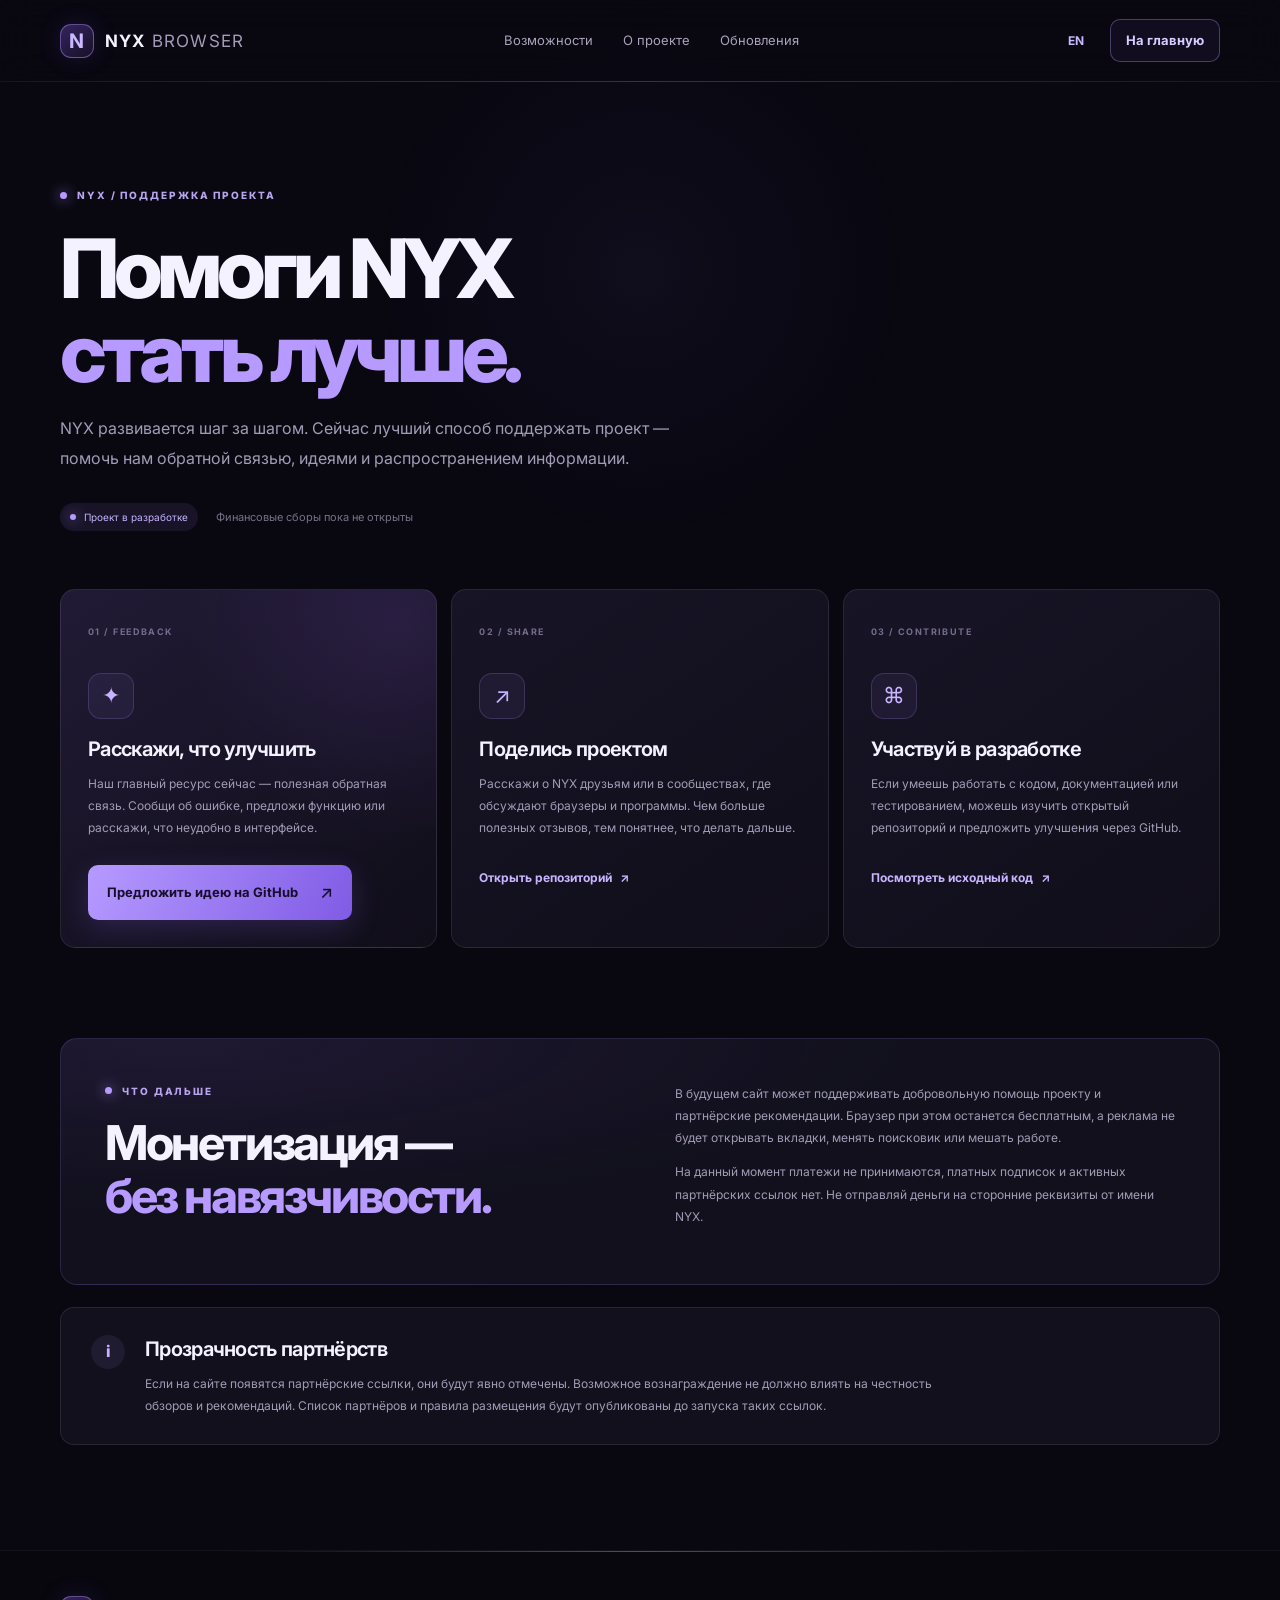
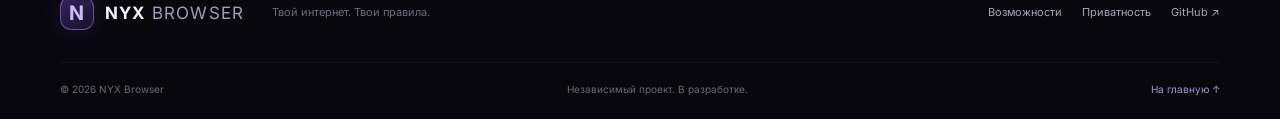
<file: support.html>
<!doctype html>
<html lang="ru">
<head>
<meta charset="utf-8"><meta name="viewport" content="width=device-width,initial-scale=1,viewport-fit=cover">
<meta name="theme-color" content="#090811">
<meta name="mobile-web-app-capable" content="yes">
<meta name="apple-mobile-web-app-capable" content="yes">
<meta name="apple-mobile-web-app-status-bar-style" content="black-translucent">
<meta name="apple-mobile-web-app-title" content="NYX">
<link rel="manifest" href="/manifest.webmanifest">
<link rel="apple-touch-icon" href="/icons/nyx-192.png">
<meta name="description" content="Как поддержать развитие NYX Browser: обратная связь, участие в проекте и прозрачная информация о будущей монетизации.">
<title>Поддержать NYX Browser</title>
<link rel="preconnect" href="https://fonts.googleapis.com"><link rel="preconnect" href="https://fonts.gstatic.com" crossorigin>
<link href="https://fonts.googleapis.com/css2?family=Inter:wght@400;500;600;700;800;900&display=swap" rel="stylesheet">
<link rel="stylesheet" href="style.css"><link rel="stylesheet" href="mobile.css"><link rel="stylesheet" href="support.css">
</head>
<body>
<div class="ambient ambient-a"></div><div class="ambient ambient-b"></div>
<header class="site-header">
  <a class="brand" href="index.html"><span class="brand-icon">N</span><span>NYX<span class="brand-thin"> BROWSER</span></span></a>
  <nav class="main-nav"><a href="index.html#features" data-ru="Возможности" data-en="Features">Возможности</a><a href="index.html#about" data-ru="О проекте" data-en="About">О проекте</a><a href="index.html#changelog" data-ru="Обновления" data-en="Updates">Обновления</a></nav>
  <div class="header-actions"><button class="lang-switch" id="lang" type="button">EN</button><a class="btn btn-small btn-outline" href="index.html" data-ru="На главную" data-en="Home">На главную</a></div>
</header>
<main>
<section class="support-hero wrap">
 <div class="eyebrow"><i></i><span data-ru="NYX / ПОДДЕРЖКА ПРОЕКТА" data-en="NYX / SUPPORT THE PROJECT">NYX / ПОДДЕРЖКА ПРОЕКТА</span></div>
 <h1 data-ru="Помоги NYX<br><em>стать лучше.</em>" data-en="Help NYX<br><em>become better.</em>">Помоги NYX<br><em>стать лучше.</em></h1>
 <p data-ru="NYX развивается шаг за шагом. Сейчас лучший способ поддержать проект — помочь нам обратной связью, идеями и распространением информации." data-en="NYX is growing step by step. Right now, the best way to support the project is through feedback, ideas and helping more people discover it.">NYX развивается шаг за шагом. Сейчас лучший способ поддержать проект — помочь нам обратной связью, идеями и распространением информации.</p>
 <div class="support-status"><span class="status-pill"><i></i><span data-ru="Проект в разработке" data-en="Project in development">Проект в разработке</span></span><span class="support-status-note" data-ru="Финансовые сборы пока не открыты" data-en="Financial contributions are not open yet">Финансовые сборы пока не открыты</span></div>
</section>
<section class="wrap support-grid" aria-label="Ways to support NYX">
 <article class="support-card support-featured">
  <span class="support-number">01 / FEEDBACK</span><div class="support-icon">✦</div>
  <h2 data-ru="Расскажи, что улучшить" data-en="Tell us what to improve">Расскажи, что улучшить</h2>
  <p data-ru="Наш главный ресурс сейчас — полезная обратная связь. Сообщи об ошибке, предложи функцию или расскажи, что неудобно в интерфейсе." data-en="Our most valuable resource right now is useful feedback. Report a bug, suggest a feature or tell us what feels awkward in the interface.">Наш главный ресурс сейчас — полезная обратная связь. Сообщи об ошибке, предложи функцию или расскажи, что неудобно в интерфейсе.</p>
  <a class="btn btn-primary" href="https://github.com/vmvlad1029384756-hash/nyx-browser/issues" target="_blank" rel="noopener"><span data-ru="Предложить идею на GitHub" data-en="Share an idea on GitHub">Предложить идею на GitHub</span><b>↗</b></a>
 </article>
 <article class="support-card">
  <span class="support-number">02 / SHARE</span><div class="support-icon">↗</div>
  <h2 data-ru="Поделись проектом" data-en="Share the project">Поделись проектом</h2>
  <p data-ru="Расскажи о NYX друзьям или в сообществах, где обсуждают браузеры и программы. Чем больше полезных отзывов, тем понятнее, что делать дальше." data-en="Tell friends or communities interested in browsers and software about NYX. More useful feedback helps us decide what to build next.">Расскажи о NYX друзьям или в сообществах, где обсуждают браузеры и программы. Чем больше полезных отзывов, тем понятнее, что делать дальше.</p>
  <a class="text-link" href="https://github.com/vmvlad1029384756-hash/nyx-browser" target="_blank" rel="noopener"><span data-ru="Открыть репозиторий" data-en="Open the repository">Открыть репозиторий</span> ↗</a>
 </article>
 <article class="support-card">
  <span class="support-number">03 / CONTRIBUTE</span><div class="support-icon">⌘</div>
  <h2 data-ru="Участвуй в разработке" data-en="Contribute">Участвуй в разработке</h2>
  <p data-ru="Если умеешь работать с кодом, документацией или тестированием, можешь изучить открытый репозиторий и предложить улучшения через GitHub." data-en="If you can help with code, documentation or testing, explore the public repository and suggest improvements through GitHub.">Если умеешь работать с кодом, документацией или тестированием, можешь изучить открытый репозиторий и предложить улучшения через GitHub.</p>
  <a class="text-link" href="https://github.com/vmvlad1029384756-hash/nyx-browser" target="_blank" rel="noopener"><span data-ru="Посмотреть исходный код" data-en="Explore the source code">Посмотреть исходный код</span> ↗</a>
 </article>
</section>
<section class="wrap future-panel">
 <div class="future-heading"><div class="eyebrow"><i></i><span data-ru="ЧТО ДАЛЬШЕ" data-en="WHAT'S NEXT">ЧТО ДАЛЬШЕ</span></div><h2 data-ru="Монетизация —<br><em>без навязчивости.</em>" data-en="Monetization —<br><em>without the noise.</em>">Монетизация —<br><em>без навязчивости.</em></h2></div>
 <div class="future-copy">
  <p data-ru="В будущем сайт может поддерживать добровольную помощь проекту и партнёрские рекомендации. Браузер при этом останется бесплатным, а реклама не будет открывать вкладки, менять поисковик или мешать работе." data-en="In the future, the website may offer voluntary project support and clearly marked partner recommendations. The browser will remain free, and ads will not open tabs, change your search engine or interrupt browsing.">В будущем сайт может поддерживать добровольную помощь проекту и партнёрские рекомендации. Браузер при этом останется бесплатным, а реклама не будет открывать вкладки, менять поисковик или мешать работе.</p>
  <p data-ru="На данный момент платежи не принимаются, платных подписок и активных партнёрских ссылок нет. Не отправляй деньги на сторонние реквизиты от имени NYX." data-en="At the moment, no payments are accepted, there are no paid subscriptions and no active affiliate links. Do not send money to third-party accounts claiming to represent NYX.">На данный момент платежи не принимаются, платных подписок и активных партнёрских ссылок нет. Не отправляй деньги на сторонние реквизиты от имени NYX.</p>
 </div>
</section>
<section class="wrap disclosure-panel">
 <div class="disclosure-mark">i</div><div><h2 data-ru="Прозрачность партнёрств" data-en="Partnership transparency">Прозрачность партнёрств</h2><p data-ru="Если на сайте появятся партнёрские ссылки, они будут явно отмечены. Возможное вознаграждение не должно влиять на честность обзоров и рекомендаций. Список партнёров и правила размещения будут опубликованы до запуска таких ссылок." data-en="If affiliate links are introduced, they will be clearly labelled. Any commission must not affect the honesty of reviews or recommendations. Partners and disclosure rules will be published before such links go live.">Если на сайте появятся партнёрские ссылки, они будут явно отмечены. Возможное вознаграждение не должно влиять на честность обзоров и рекомендаций. Список партнёров и правила размещения будут опубликованы до запуска таких ссылок.</p></div>
</section>
</main>
<footer class="footer"><div class="wrap"><div class="footer-main"><a class="brand" href="index.html"><span class="brand-icon">N</span><span>NYX<span class="brand-thin"> BROWSER</span></span></a><p data-ru="Твой интернет. Твои правила." data-en="Your internet. Your rules.">Твой интернет. Твои правила.</p><div class="footer-links"><a href="index.html#features" data-ru="Возможности" data-en="Features">Возможности</a><a href="index.html#privacy" data-ru="Приватность" data-en="Privacy">Приватность</a><a href="https://github.com/vmvlad1029384756-hash/nyx-browser/issues" target="_blank" rel="noopener">GitHub ↗</a></div></div><div class="footer-bottom"><span>© <span id="year"></span> NYX Browser</span><span data-ru="Независимый проект. В разработке." data-en="Independent project. In development.">Независимый проект. В разработке.</span><a href="index.html" data-ru="На главную ↑" data-en="Home ↑">На главную ↑</a></div></div></footer>
<script>
(()=>{const btn=document.getElementById('lang');let lang='ru';const apply=()=>{document.documentElement.lang=lang;document.querySelectorAll('[data-ru][data-en]').forEach(el=>{el.innerHTML=el.dataset[lang]});btn.textContent=lang==='ru'?'EN':'RU'};btn.addEventListener('click',()=>{lang=lang==='ru'?'en':'ru';apply()});document.getElementById('year').textContent=new Date().getFullYear();})();
</script>
<script src="mobile-site.js"></script>
</body></html>
</file>
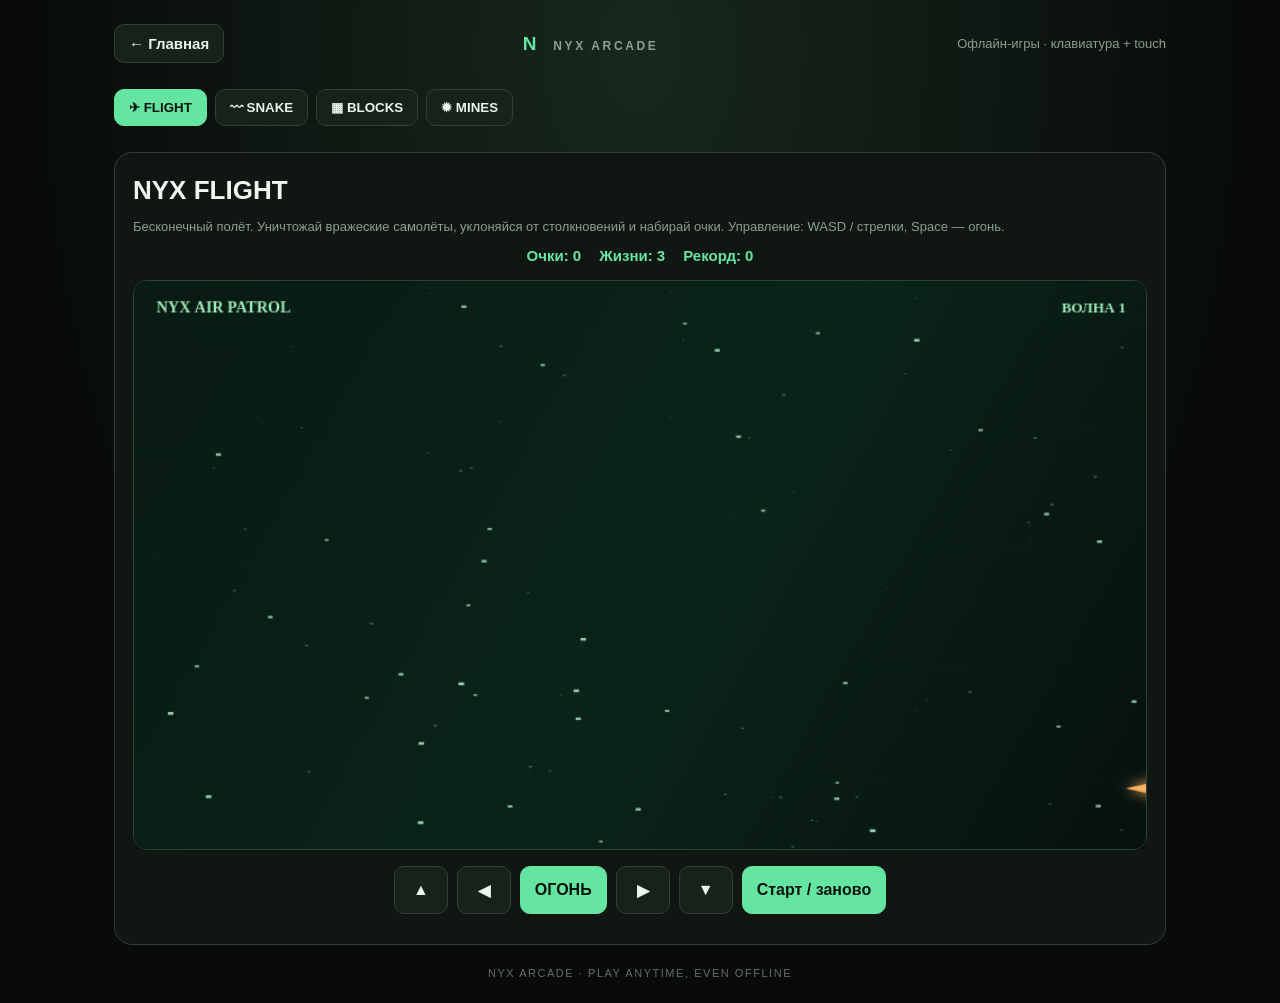
<file: mobile/games.html>
<!doctype html>
<html lang="ru"><head><meta charset="utf-8"><meta name="viewport" content="width=device-width,initial-scale=1,viewport-fit=cover"><title>NYX Arcade Mobile</title><meta name="theme-color" content="#080b09"><link rel="manifest" href="manifest.webmanifest">
<style>
:root{color-scheme:dark;--bg:#080b09;--panel:#111813;--card:#172019;--line:#304238;--green:#65e6a0;--muted:#8e9c92}*{box-sizing:border-box;user-select:none;-webkit-user-select:none;-webkit-user-drag:none} input,textarea,select{user-select:text;-webkit-user-select:text}body{margin:0;background:radial-gradient(ellipse at 50% 5%,#17281d,#080b09 68%);color:#eef6f0;font:15px Segoe UI,Arial,sans-serif;min-height:100vh}.wrap{max-width:1100px;margin:auto;padding:24px}.top{display:flex;align-items:center;justify-content:space-between;gap:12px;flex-wrap:wrap}.brand{font-size:12px;letter-spacing:.22em;color:#8ba192;font-weight:700}.brand b{color:var(--green);font-size:19px;margin-right:8px}.games{display:flex;gap:8px;flex-wrap:wrap;margin:26px 0}.btn,button{border:1px solid var(--line);background:#17221b;color:#eaf5ed;border-radius:10px;padding:10px 14px;cursor:pointer;font-weight:600}.btn.active,button.primary{background:var(--green);color:#07130c;border-color:var(--green)}button:active{transform:translateY(1px)}.panel{background:#101712;border:1px solid var(--line);border-radius:18px;padding:18px}.panel h1{margin:4px 0 8px;font-size:26px}.muted{color:var(--muted);font-size:13px}.game{display:none}.game.active{display:block}.stage{display:flex;justify-content:center;margin:16px 0}.stage canvas{display:block;width:min(100%,900px);height:auto;aspect-ratio:16/9;background:#09120d;border:1px solid #294534;border-radius:14px;touch-action:none;box-shadow:0 12px 34px #0006}#snakeCanvas{width:clamp(260px,64vw,560px);max-width:100%;height:auto;aspect-ratio:1/1}#tetrisCanvas{width:clamp(240px,36vw,380px);max-width:100%;height:auto;aspect-ratio:2/3;image-rendering:pixelated}#flightCanvas{width:min(100%,900px);height:auto;aspect-ratio:16/9}.hud{display:flex;gap:18px;justify-content:center;flex-wrap:wrap;color:var(--green);font-weight:700}.touch{display:flex;gap:9px;justify-content:center;flex-wrap:wrap;margin:12px auto}.touch button{min-width:58px;min-height:48px;touch-action:none;font-size:15px}.touch button.primary{background:var(--green);color:#07130c;border-color:var(--green)}.hidden{display:none!important}.minegrid{display:grid;grid-template-columns:repeat(10,minmax(26px,44px));gap:4px;justify-content:center;margin:18px auto}.cell{height:clamp(26px,6vw,44px);padding:0;border-radius:6px;background:#24332a;border:1px solid #395744;font-weight:700}.cell.open{background:#101712;border-color:#24372b}.cell.flag{color:#ffca6b}.mine-controls{display:flex;justify-content:center;gap:8px;flex-wrap:wrap}.footer{text-align:center;color:#607166;font-size:11px;letter-spacing:.14em;margin-top:22px}@media(max-width:600px){.wrap{padding:14px}.panel{padding:12px}.panel h1{font-size:22px}}
 
.stage{width:100%;overflow:hidden}.stage canvas{max-width:100%;touch-action:none;display:block}.touch{padding-bottom:env(safe-area-inset-bottom)}.touch button{min-width:54px;min-height:48px;font-size:16px;touch-action:manipulation}.minegrid{width:min(100%,520px);grid-template-columns:repeat(10,minmax(0,1fr));gap:clamp(2px,.7vw,5px)}.cell{width:100%;min-width:0;height:auto;aspect-ratio:1/1;font-size:clamp(10px,2.5vw,16px);touch-action:manipulation}#tetrisCanvas{width:min(100%,400px);height:auto;aspect-ratio:2/3;max-width:100%}#snakeCanvas{width:min(100%,560px);height:auto;aspect-ratio:1/1}#flightCanvas{width:100%;height:auto;aspect-ratio:16/9}@media(max-width:520px){.wrap{padding:10px}.panel{padding:10px;border-radius:14px}.games{margin:12px 0}.games .btn{flex:1 1 40%;padding:11px 7px}.hud{gap:10px;font-size:12px}.touch{gap:6px}.touch button{flex:1 1 25%;min-width:0;padding:9px 6px}.minegrid{gap:2px}.cell{border-radius:4px;padding:0}}
</style></head><body><div class="wrap"><div class="top"><a href="./index.html" class="btn" style="text-decoration:none">← Главная</a><div class="brand"><b>N</b> NYX ARCADE</div><div class="muted">Офлайн-игры · клавиатура + touch</div></div>
<nav class="games"><button class="btn active" data-game="flight">✈ FLIGHT</button><button class="btn" data-game="snake">〰 SNAKE</button><button class="btn" data-game="tetris">▦ BLOCKS</button><button class="btn" data-game="mines">✹ MINES</button></nav>
<section class="panel game active" id="flight"><h1>NYX FLIGHT</h1><p class="muted">Бесконечный полёт. Уничтожай вражеские самолёты, уклоняйся от столкновений и набирай очки. Управление: WASD / стрелки, Space — огонь.</p><div class="hud"><span>Очки: <b id="fScore">0</b></span><span>Жизни: <b id="fLives">3</b></span><span>Рекорд: <b id="fBest">0</b></span></div><div class="stage"><canvas id="flightCanvas" width="900" height="506"></canvas></div><div class="touch"><button data-hold="up">▲</button><button data-hold="left">◀</button><button data-hold="fire" class="primary">ОГОНЬ</button><button data-hold="right">▶</button><button data-hold="down">▼</button><button id="fStart" class="primary">Старт / заново</button></div></section>
<section class="panel game" id="snake"><h1>NYX SNAKE</h1><p class="muted">Собирай энергию и не врезайся в себя. Стрелки / WASD или кнопки ниже.</p><div class="hud"><span>Счёт: <b id="sScore">0</b></span><span>Рекорд: <b id="sBest">0</b></span></div><div class="stage"><canvas id="snakeCanvas" width="600" height="600"></canvas></div><div class="touch"><button data-dir="up">▲</button><button data-dir="left">◀</button><button data-dir="down">▼</button><button data-dir="right">▶</button><button id="sStart" class="primary">Старт</button></div></section>
<section class="panel game" id="tetris"><h1>NYX BLOCKS</h1><p class="muted">Собирай полные линии. ← → движение, ↓ ускорить, ↑ повернуть, Space — сбросить.</p><div class="hud"><span>Очки: <b id="tScore">0</b></span><span>Линии: <b id="tLines">0</b></span><span>Уровень: <b id="tLevel">1</b></span></div><div class="stage"><canvas id="tetrisCanvas" width="400" height="600" style="max-width:400px"></canvas></div><div class="touch"><button data-t="left">◀</button><button data-t="rotate">↻</button><button data-t="right">▶</button><button data-t="down">▼</button><button data-t="drop" class="primary">DROP</button><button id="tStart">Новая игра</button></div></section>
<section class="panel game" id="mines"><h1>NYX MINES</h1><p class="muted">Открой все безопасные клетки. Переключи флажок, чтобы помечать мины. На ПК — правая кнопка мыши.</p><div class="hud"><span>Мины: <b id="mLeft">15</b></span><span id="mState">Готов к игре</span></div><div class="mine-controls"><button id="mFlag">Режим флажка: выкл.</button><button id="mNew" class="primary">Новая партия</button><select id="mDiff" class="btn"><option value="easy">Лёгкий · 10×10</option><option value="normal">Средний · 14×14</option><option value="hard">Сложный · 16×16</option></select></div><div id="mineGrid" class="minegrid"></div></section>
<div class="footer">NYX ARCADE · PLAY ANYTIME, EVEN OFFLINE</div></div>
<script>
if(window.CanvasRenderingContext2D&&!CanvasRenderingContext2D.prototype.roundRect){CanvasRenderingContext2D.prototype.roundRect=function(x,y,w,h,r){r=Math.max(0,Math.min(Number(r)||0,Math.abs(w)/2,Math.abs(h)/2));this.beginPath();this.moveTo(x+r,y);this.lineTo(x+w-r,y);this.quadraticCurveTo(x+w,y,x+w,y+r);this.lineTo(x+w,y+h-r);this.quadraticCurveTo(x+w,y+h,x+w-r,y+h);this.lineTo(x+r,y+h);this.quadraticCurveTo(x,y+h,x,y+h-r);this.lineTo(x,y+r);this.quadraticCurveTo(x,y,x+r,y);this.closePath();return this;};}
const $=id=>document.getElementById(id);let currentGame='flight';
document.querySelectorAll('[data-game]').forEach(b=>b.addEventListener('click',()=>{document.querySelectorAll('[data-game]').forEach(x=>x.classList.toggle('active',x===b));document.querySelectorAll('.game').forEach(x=>x.classList.toggle('active',x.id===b.dataset.game));currentGame=b.dataset.game;}));
// FLIGHT — scrolling arcade shooter with enemy classes, particles and pickups
(()=>{
 const c=$('flightCanvas'),ctx=c.getContext('2d'),W=900,H=506;
 let running=false,score=0,lives=3,plane={x:135,y:253,shield:0,fireRate:0},bullets=[],enemies=[],enemyShots=[],particles=[],pickups=[],stars=[],keys={},last=0,spawn=0,raf=0,invuln=0,best=Number(localStorage.getItem('nyx.flight.best')||0),wave=1;
 $('fBest').textContent=best;
 for(let i=0;i<100;i++)stars.push({x:Math.random()*W,y:Math.random()*H,s:.5+Math.random()*2,v:.35+Math.random()*1.8});
 function text(s,x,y,size=14,color='#eaf4ed',align='left'){ctx.fillStyle=color;ctx.font=`700 ${size}px Segoe UI`;ctx.textAlign=align;ctx.fillText(s,x,y)}
 function drawPlane(x,y,color,flip=false,scale=1){ctx.save();ctx.translate(x,y);ctx.scale(flip?-scale:scale,scale);ctx.shadowColor=color;ctx.shadowBlur=12;ctx.fillStyle=color;ctx.beginPath();ctx.moveTo(34,0);ctx.lineTo(3,-7);ctx.lineTo(-10,-27);ctx.lineTo(-17,-26);ctx.lineTo(-13,-5);ctx.lineTo(-30,-2);ctx.lineTo(-36,-11);ctx.lineTo(-41,-10);ctx.lineTo(-37,0);ctx.lineTo(-41,10);ctx.lineTo(-36,11);ctx.lineTo(-30,2);ctx.lineTo(-13,5);ctx.lineTo(-17,26);ctx.lineTo(-10,27);ctx.lineTo(3,7);ctx.closePath();ctx.fill();ctx.shadowBlur=0;ctx.fillStyle='#f7fff9';ctx.globalAlpha=.7;ctx.fillRect(-3,-2,19,4);ctx.restore()}
 function burst(x,y,color,count=14){for(let i=0;i<count;i++){let a=Math.random()*Math.PI*2,v=1+Math.random()*4;particles.push({x,y,vx:Math.cos(a)*v,vy:Math.sin(a)*v,life:25+Math.random()*20,color,size:2+Math.random()*3})}}
 function reset(){cancelAnimationFrame(raf);score=0;lives=3;plane={x:135,y:H/2,shield:0,fireRate:0};bullets=[];enemies=[];enemyShots=[];particles=[];pickups=[];running=true;invuln=90;wave=1;$('fScore').textContent=0;$('fLives').textContent=3;last=performance.now();raf=requestAnimationFrame(loop)}
 function finish(){running=false;best=Math.max(best,score);localStorage.setItem('nyx.flight.best',best);$('fBest').textContent=best;ctx.fillStyle='#050b08cc';ctx.fillRect(0,0,W,H);text('ПОЛЁТ ЗАВЕРШЁН',W/2,H/2-12,34,'#f3fff6','center');text(`Очки: ${score}  ·  Рекорд: ${best}`,W/2,H/2+24,18,'#92efb5','center');text('Нажми «Старт / заново», чтобы вылететь снова',W/2,H/2+56,14,'#b9c9bf','center')}
 function loop(now){if(!running)return;if(currentGame!=='flight'){last=now;raf=requestAnimationFrame(loop);return}const dt=Math.min((now-last)/16.67,2.2);last=now;ctx.clearRect(0,0,W,H);
  const bg=ctx.createLinearGradient(0,0,W,H);bg.addColorStop(0,'#081b14');bg.addColorStop(.55,'#0a2419');bg.addColorStop(1,'#07110e');ctx.fillStyle=bg;ctx.fillRect(0,0,W,H);
  // moving starfield and distant cloud streaks
  for(const st of stars){st.x-=st.v*dt;if(st.x<0){st.x=W;st.y=Math.random()*H}ctx.fillStyle=st.s>1.6?'#b6f5d0':'#54836a';ctx.globalAlpha=.35+st.s*.2;ctx.fillRect(st.x,st.y,st.s*2,st.s);}
  ctx.globalAlpha=1;ctx.strokeStyle='#153c29';ctx.lineWidth=1;for(let i=0;i<6;i++){let y=((i*103+now*.035)%H);ctx.globalAlpha=.12;ctx.beginPath();ctx.moveTo(0,y);ctx.lineTo(W,y-18);ctx.stroke()}ctx.globalAlpha=1;
  if(keys.up)plane.y-=5.3*dt;if(keys.down)plane.y+=5.3*dt;if(keys.left)plane.x-=4.1*dt;if(keys.right)plane.x+=4.1*dt;plane.x=Math.max(70,Math.min(350,plane.x));plane.y=Math.max(42,Math.min(H-42,plane.y));
  if(invuln>0)invuln-=dt;if(plane.shield>0)plane.shield-=dt;if(plane.fireRate>0)plane.fireRate-=dt;
  const fireDelay=plane.fireRate>0?90:165;if(keys.fire&&now-spawn>fireDelay){bullets.push({x:plane.x+37,y:plane.y,v:12.5});spawn=now}
  bullets.forEach(b=>b.x+=b.v*dt);bullets=bullets.filter(b=>b.x<W+20);
  const interval=Math.max(420,1080-score*1.1);if(now-(window.__nyxLastSpawn||0)>interval){const roll=Math.random();const type=roll>.82?'bomber':roll>.55?'fast':'fighter';enemies.push({x:W+50,y:50+Math.random()*(H-100),type,hp:type==='bomber'?3:1,speed:(type==='fast'?3.8:type==='bomber'?1.65:2.5)+Math.min(2,score/2500),phase:Math.random()*6.28,shot:now+900+Math.random()*700});window.__nyxLastSpawn=now}
  if(score>0&&Math.floor(score/150)!==wave-1){wave=Math.floor(score/150)+1}
  for(let i=enemies.length-1;i>=0;i--){const e=enemies[i];e.x-=e.speed*dt;e.phase+=.035*dt;if(e.type==='fast')e.y+=Math.sin(e.phase)*1.8*dt;if(e.type==='bomber'&&now>e.shot&&e.x<W-30){enemyShots.push({x:e.x-26,y:e.y,v:5});e.shot=now+1500}for(let j=bullets.length-1;j>=0;j--){const b=bullets[j];if(Math.abs(b.x-e.x)<30&&Math.abs(b.y-e.y)<24){bullets.splice(j,1);e.hp--;burst(e.x,e.y,'#ffcc78',5);if(e.hp<=0){burst(e.x,e.y,e.type==='bomber'?'#ff9e63':'#ff7482',20);score+=e.type==='bomber'?30:e.type==='fast'?20:10;$('fScore').textContent=score;if(Math.random()<.12)pickups.push({x:e.x,y:e.y,kind:Math.random()<.5?'shield':'rapid'});enemies.splice(i,1)}break}}
   if(i<enemies.length&&Math.abs(e.x-plane.x)<35&&Math.abs(e.y-plane.y)<26){if(plane.shield>0){burst(e.x,e.y,'#65e6a0',18);enemies.splice(i,1);score+=5}else if(invuln<=0){lives--;$('fLives').textContent=lives;invuln=75;burst(plane.x,plane.y,'#ff9a6e',24);if(lives<=0){finish();return}}}
  }
  enemyShots.forEach(b=>b.x-=b.v*dt);enemyShots=enemyShots.filter(b=>b.x>-20);for(let i=enemyShots.length-1;i>=0;i--){const b=enemyShots[i];if(Math.abs(b.x-plane.x)<24&&Math.abs(b.y-plane.y)<20&&invuln<=0){enemyShots.splice(i,1);if(plane.shield<=0){lives--;$('fLives').textContent=lives;invuln=75;burst(plane.x,plane.y,'#ff9a6e',20);if(lives<=0){finish();return}}}}
  for(let i=pickups.length-1;i>=0;i--){const p=pickups[i];p.x-=2.3*dt;if(Math.abs(p.x-plane.x)<26&&Math.abs(p.y-plane.y)<25){if(p.kind==='shield')plane.shield=360;else plane.fireRate=450;burst(p.x,p.y,'#65e6a0',12);pickups.splice(i,1)}else if(p.x<-20)pickups.splice(i,1)}
  for(let i=particles.length-1;i>=0;i--){const p=particles[i];p.x+=p.vx*dt;p.y+=p.vy*dt;p.vx*=.97;p.vy*=.97;p.life-=dt;ctx.globalAlpha=Math.max(0,p.life/35);ctx.fillStyle=p.color;ctx.beginPath();ctx.arc(p.x,p.y,p.size,0,Math.PI*2);ctx.fill();if(p.life<=0)particles.splice(i,1)}ctx.globalAlpha=1;
  ctx.fillStyle='#ffd875';bullets.forEach(b=>{ctx.shadowColor='#ffd875';ctx.shadowBlur=12;ctx.beginPath();ctx.roundRect(b.x,b.y-2,21,4,2);ctx.fill()});ctx.shadowBlur=0;ctx.fillStyle='#ff8e7a';enemyShots.forEach(b=>{ctx.beginPath();ctx.arc(b.x,b.y,5,0,Math.PI*2);ctx.fill()});
  pickups.forEach(p=>{ctx.fillStyle=p.kind==='shield'?'#65e6a0':'#a88aff';ctx.shadowColor=ctx.fillStyle;ctx.shadowBlur=16;ctx.beginPath();ctx.arc(p.x,p.y,11+Math.sin(now/90)*2,0,Math.PI*2);ctx.fill();ctx.shadowBlur=0;text(p.kind==='shield'?'S':'R',p.x,p.y+4,10,'#07130c','center')});
  enemies.forEach(e=>{drawPlane(e.x,e.y,e.type==='bomber'?'#ffb15f':e.type==='fast'?'#ff7d9a':'#ed6678',true,e.type==='bomber'?1.18:1);if(e.hp>1){ctx.fillStyle='#401b1b';ctx.fillRect(e.x-16,e.y-34,32,4);ctx.fillStyle='#ffab73';ctx.fillRect(e.x-16,e.y-34,32*e.hp/3,4)}});
  if(plane.shield>0){ctx.strokeStyle='#65e6a0';ctx.lineWidth=3;ctx.globalAlpha=.65;ctx.beginPath();ctx.arc(plane.x,plane.y,39,0,Math.PI*2);ctx.stroke();ctx.globalAlpha=1}
  if(invuln<=0||Math.floor(now/90)%2===0)drawPlane(plane.x,plane.y,'#65e6a0',false,1.05);
  text('NYX AIR PATROL',20,28,14,'#9cebb8');text('ВОЛНА '+wave,W-18,28,13,'#9cebb8','right');requestAnimationFrame(loop)
 }
 const map={ArrowUp:'up',w:'up',ArrowDown:'down',s:'down',ArrowLeft:'left',a:'left',ArrowRight:'right',d:'right',' ':'fire'};
 window.addEventListener('keydown',e=>{if(map[e.key]&&currentGame==='flight'){keys[map[e.key]]=true;e.preventDefault()}});window.addEventListener('keyup',e=>{if(map[e.key])keys[map[e.key]]=false});
 document.querySelectorAll('[data-hold]').forEach(b=>{const k=b.dataset.hold;b.addEventListener('pointerdown',e=>{e.preventDefault();keys[k]=true});['pointerup','pointerleave','pointercancel'].forEach(ev=>b.addEventListener(ev,()=>keys[k]=false));if(!window.PointerEvent){b.addEventListener('touchstart',e=>{e.preventDefault();keys[k]=true},{passive:false});['touchend','touchcancel','mouseleave','mouseup'].forEach(ev=>b.addEventListener(ev,()=>keys[k]=false));b.addEventListener('mousedown',e=>{e.preventDefault();keys[k]=true})}});
 $('fStart').onclick=reset;reset();
})();
// SNAKE
(()=>{const c=$('snakeCanvas'),ctx=c.getContext('2d'),N=20,S=30;let snake,dir,food,score,timer,alive=false,best=Number(localStorage.getItem('nyx.snake.best')||0);$('sBest').textContent=best;function fresh(){snake=[{x:9,y:10},{x:8,y:10},{x:7,y:10}];dir={x:1,y:0};food={x:15,y:10};score=0;alive=true;$('sScore').textContent=0;clearInterval(timer);timer=setInterval(step,115);draw()}function draw(){const bg=ctx.createLinearGradient(0,0,600,600);bg.addColorStop(0,'#0c1b12');bg.addColorStop(1,'#06100a');ctx.fillStyle=bg;ctx.fillRect(0,0,600,600);ctx.strokeStyle='#173021';ctx.lineWidth=1;for(let i=0;i<=N;i++){ctx.beginPath();ctx.moveTo(i*S,0);ctx.lineTo(i*S,600);ctx.stroke();ctx.beginPath();ctx.moveTo(0,i*S);ctx.lineTo(600,i*S);ctx.stroke()}ctx.save();ctx.shadowColor='#ffc95f';ctx.shadowBlur=18;ctx.fillStyle='#ffcf6b';ctx.beginPath();ctx.arc((food.x+.5)*S,(food.y+.5)*S,10+Math.sin(performance.now()/170)*1.5,0,Math.PI*2);ctx.fill();ctx.restore();snake.forEach((p,i)=>{ctx.save();ctx.shadowColor=i?'#36c878':'#8affba';ctx.shadowBlur=i?5:15;ctx.fillStyle=i?'#269b5d':'#83f5b2';ctx.beginPath();ctx.roundRect(p.x*S+2,p.y*S+2,S-4,S-4,7);ctx.fill();ctx.restore()});if(!alive){ctx.fillStyle='#061009b8';ctx.fillRect(0,0,600,600);ctx.fillStyle='#eaf5ed';ctx.font='800 28px Segoe UI';ctx.textAlign='center';ctx.fillText('ИГРА ОКОНЧЕНА',300,285);ctx.font='15px Segoe UI';ctx.fillStyle='#9db4a3';ctx.fillText('Нажми «Старт», чтобы попробовать снова',300,318)}}function step(){if(!alive||currentGame!=='snake')return;let h={x:snake[0].x+dir.x,y:snake[0].y+dir.y};if(h.x<0||h.y<0||h.x>=N||h.y>=N||snake.some(p=>p.x===h.x&&p.y===h.y)){alive=false;clearInterval(timer);draw();return}snake.unshift(h);if(h.x===food.x&&h.y===food.y){score+=10;$('sScore').textContent=score;if(score>best){best=score;localStorage.setItem('nyx.snake.best',best);$('sBest').textContent=best}food={x:Math.floor(Math.random()*N),y:Math.floor(Math.random()*N)}}else snake.pop();draw()}function set(d){if(d.x!==-dir.x||d.y!==-dir.y)dir=d}window.addEventListener('keydown',e=>{let m={ArrowUp:{x:0,y:-1},w:{x:0,y:-1},ArrowDown:{x:0,y:1},s:{x:0,y:1},ArrowLeft:{x:-1,y:0},a:{x:-1,y:0},ArrowRight:{x:1,y:0},d:{x:1,y:0}};if(m[e.key]&&currentGame==='snake'){set(m[e.key]);e.preventDefault()}});document.querySelectorAll('[data-dir]').forEach(b=>b.onclick=()=>set(({up:{x:0,y:-1},down:{x:0,y:1},left:{x:-1,y:0},right:{x:1,y:0}})[b.dataset.dir]));$('sStart').onclick=fresh;let touchX=0,touchY=0;c.addEventListener('touchstart',e=>{touchX=e.touches[0].clientX;touchY=e.touches[0].clientY},{passive:true});c.addEventListener('touchend',e=>{let dx=e.changedTouches[0].clientX-touchX,dy=e.changedTouches[0].clientY-touchY;if(Math.abs(dx)>Math.abs(dy))set({x:Math.sign(dx),y:0});else set({x:0,y:Math.sign(dy)})},{passive:true});fresh()})();
// TETRIS
(()=>{const c=$('tetrisCanvas'),ctx=c.getContext('2d'),W=10,H=20,S=30;const shapes=['1111','110011','011011','100111','001111','0111100','00111000'].map(()=>[]);const mats=[[[1,1,1,1]],[[1,1],[1,1]],[[0,1,1],[1,1,0]],[[1,0,0],[1,1,1]],[[0,0,1],[1,1,1]],[[0,1,0],[1,1,1]],[[1,1,0],[0,1,1]]];const colors=['#65e6a0','#f2cf68','#65d5e6','#e68a65','#9a83f2','#ed77b3','#83a9f5'];let board,piece,score=0,lines=0,level=1,alive=false,drop=0,last=0,raf;function newPiece(){let i=Math.floor(Math.random()*mats.length);return {m:mats[i].map(r=>r.slice()),x:3,y:0,color:colors[i]}}function fresh(){board=Array.from({length:H},()=>Array(W).fill(null));piece=newPiece();score=0;lines=0;level=1;alive=true;$('tScore').textContent=0;$('tLines').textContent=0;$('tLevel').textContent=1;last=performance.now();cancelAnimationFrame(raf);raf=requestAnimationFrame(loop)}function valid(p){for(let y=0;y<p.m.length;y++)for(let x=0;x<p.m[y].length;x++)if(p.m[y][x]){let X=p.x+x,Y=p.y+y;if(X<0||X>=W||Y>=H||(Y>=0&&board[Y][X]))return false}return true}function rotate(){let m=piece.m[0].map((_,i)=>piece.m.map(r=>r[i]).reverse());let q={...piece,m};if(valid(q))piece=q}function merge(){piece.m.forEach((r,y)=>r.forEach((v,x)=>{if(v&&piece.y+y>=0)board[piece.y+y][piece.x+x]=piece.color}));let n=0;board=board.filter(r=>{if(r.every(Boolean)){n++;return false}return true});while(board.length<H)board.unshift(Array(W).fill(null));if(n){lines+=n;score+=[0,100,300,500,800][n]*level;level=1+Math.floor(lines/10);$('tScore').textContent=score;$('tLines').textContent=lines;$('tLevel').textContent=level}piece=newPiece();if(!valid(piece))alive=false}function move(dx,dy){let q={...piece,x:piece.x+dx,y:piece.y+dy};if(valid(q))piece=q;else if(dy===1)merge()}function hard(){while(valid({...piece,y:piece.y+1}))piece.y++;merge()}function draw(){ctx.fillStyle='#07100b';ctx.fillRect(0,0,400,600);const gradient=ctx.createLinearGradient(0,0,400,600);gradient.addColorStop(0,'#0c1b12');gradient.addColorStop(1,'#07100b');ctx.fillStyle=gradient;ctx.fillRect(0,0,400,600);for(let y=0;y<H;y++)for(let x=0;x<W;x++){ctx.strokeStyle='#1d3527';ctx.strokeRect(x*S+.5,y*S+.5,S,S);let col=board[y][x];if(col){ctx.fillStyle=col;ctx.fillRect(x*S+2,y*S+2,S-4,S-4);ctx.fillStyle='#ffffff25';ctx.fillRect(x*S+3,y*S+3,S-6,4)}}let ghost={...piece,y:piece.y};while(valid({...ghost,y:ghost.y+1}))ghost.y++;piece.m.forEach((r,y)=>r.forEach((v,x)=>{if(v){ctx.fillStyle=piece.color+'55';ctx.fillRect((ghost.x+x)*S+3,(ghost.y+y)*S+3,S-6,S-6)}}));piece.m.forEach((r,y)=>r.forEach((v,x)=>{if(v){ctx.fillStyle=piece.color;ctx.fillRect((piece.x+x)*S+2,(piece.y+y)*S+2,S-4,S-4);ctx.fillStyle='#ffffff38';ctx.fillRect((piece.x+x)*S+3,(piece.y+y)*S+3,S-6,4)}}));if(!alive){ctx.fillStyle='#061009bb';ctx.fillRect(0,0,400,600);ctx.fillStyle='#eaf5ed';ctx.font='800 25px Segoe UI';ctx.textAlign='center';ctx.fillText('ИГРА ОКОНЧЕНА',200,285);ctx.font='14px Segoe UI';ctx.fillStyle='#9db4a3';ctx.fillText('Нажми «Новая игра»',200,315)}}function loop(now){if(!alive){draw();return}if(currentGame!=='tetris'){raf=requestAnimationFrame(loop);return}let dt=now-last;last=now;drop+=dt;if(drop>Math.max(95,520-(level-1)*35)){move(0,1);drop=0}draw();raf=requestAnimationFrame(loop)}function action(a){if(!alive)return;if(a==='left')move(-1,0);if(a==='right')move(1,0);if(a==='down')move(0,1);if(a==='rotate')rotate();if(a==='drop')hard()}window.addEventListener('keydown',e=>{if(currentGame!=='tetris')return;let m={ArrowLeft:'left',ArrowRight:'right',ArrowDown:'down',ArrowUp:'rotate',' ':'drop'};if(m[e.key]){action(m[e.key]);e.preventDefault()}});document.querySelectorAll('[data-t]').forEach(b=>b.onclick=()=>action(b.dataset.t));$('tStart').onclick=fresh;fresh()})();
// MINESWEEPER
(()=>{let size=10,mineCount=15,grid=[],opened=0,flags=0,over=false,flagMode=false,first=true;const host=$('mineGrid');function fresh(){let mode=$('mDiff').value;size=mode==='easy'?10:mode==='normal'?14:16;mineCount=mode==='easy'?15:mode==='normal'?35:45;grid=Array.from({length:size},()=>Array.from({length:size},()=>({mine:false,open:false,flag:false,n:0})));let placed=0;while(placed<mineCount){let x=Math.floor(Math.random()*size),y=Math.floor(Math.random()*size);if(!grid[y][x].mine){grid[y][x].mine=true;placed++}}for(let y=0;y<size;y++)for(let x=0;x<size;x++){grid[y][x].n=neighbors(x,y).filter(p=>grid[p.y][p.x].mine).length}opened=0;flags=0;over=false;first=true;flagMode=false;$('mFlag').textContent='Режим флажка: выкл.';$('mState').textContent='Игра началась';render()}function neighbors(x,y){let a=[];for(let dy=-1;dy<=1;dy++)for(let dx=-1;dx<=1;dx++){if(!dx&&!dy)continue;let X=x+dx,Y=y+dy;if(X>=0&&Y>=0&&X<size&&Y<size)a.push({x:X,y:Y})}return a}function reveal(x,y){let c=grid[y][x];if(c.open||c.flag||over)return;if(first){first=false;if(c.mine){c.mine=false;let safe=[];for(let yy=0;yy<size;yy++)for(let xx=0;xx<size;xx++)if(!grid[yy][xx].mine&&(xx!==x||yy!==y))safe.push({x:xx,y:yy});let pick=safe[Math.floor(Math.random()*safe.length)];if(pick)grid[pick.y][pick.x].mine=true;for(let yy=0;yy<size;yy++)for(let xx=0;xx<size;xx++)grid[yy][xx].n=neighbors(xx,yy).filter(p=>grid[p.y][p.x].mine).length;}}if(c.mine){c.open=true;over=true;$('mState').textContent='Подрыв! Нажми «Новая партия»';render();return}c.open=true;opened++;if(c.n===0)neighbors(x,y).forEach(p=>reveal(p.x,p.y));if(opened===size*size-mineCount){over=true;$('mState').textContent='Победа! Все безопасные клетки открыты.'}render()}function chord(x,y){const c=grid[y][x];if(!c.open||!c.n||over)return;const near=neighbors(x,y);const marked=near.filter(p=>grid[p.y][p.x].flag).length;if(marked!==c.n)return;for(const p of near){if(over)break;const target=grid[p.y][p.x];if(!target.flag&&!target.open)reveal(p.x,p.y)}}function toggleFlag(x,y){let c=grid[y][x];if(c.open||over)return;c.flag=!c.flag;flags+=c.flag?1:-1;$('mLeft').textContent=mineCount-flags;render()}function render(){host.style.gridTemplateColumns=`repeat(${size},minmax(0,44px))`;host.innerHTML='';for(let y=0;y<size;y++)for(let x=0;x<size;x++){let c=grid[y][x],b=document.createElement('button');b.className='cell'+(c.open?' open':'')+(c.flag?' flag':'');b.textContent=c.flag?'⚑':c.open?(c.mine?'✹':c.n||'') :'';if(c.open&&c.n)b.style.color=['','#69d6a0','#78a9f5','#ff9b6e','#c59cff'][c.n]||'#eee';b.oncontextmenu=e=>{e.preventDefault();toggleFlag(x,y)};b.onclick=()=>{if(c.open)chord(x,y);else (flagMode?toggleFlag(x,y):reveal(x,y))};host.appendChild(b)}$('mLeft').textContent=mineCount-flags} $('mFlag').onclick=()=>{flagMode=!flagMode;$('mFlag').textContent='Режим флажка: '+(flagMode?'вкл.':'выкл.')}; $('mNew').onclick=fresh;$('mDiff').onchange=fresh;fresh()})();
</script><script>if('serviceWorker' in navigator){window.addEventListener('load',function(){navigator.serviceWorker.register('./sw.js').catch(function(){});});}</script></body></html>
</file>
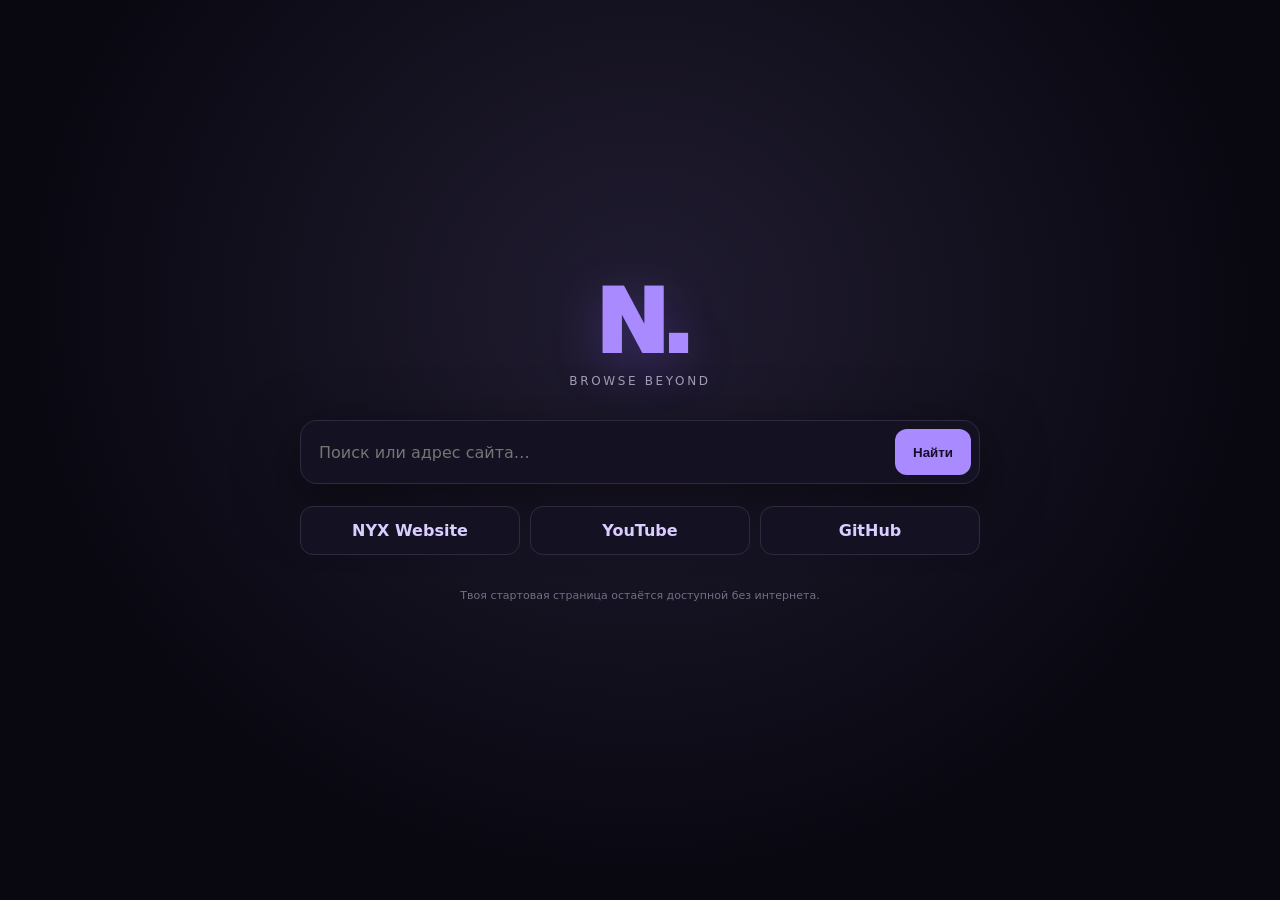
<file: android/app/src/main/assets/home.html>
<!doctype html>
<html lang="ru">
<head>
<meta charset="utf-8"><meta name="viewport" content="width=device-width,initial-scale=1,viewport-fit=cover">
<meta name="theme-color" content="#090811"><title>NYX Home</title>
<style>
:root{color-scheme:dark;--bg:#090811;--panel:#141222;--line:#302a40;--accent:#a98bff;--muted:#a29bb6;--text:#f5f2ff}
*{box-sizing:border-box}html,body{margin:0;min-height:100%;background:radial-gradient(ellipse at 50% 34%,#211c31,var(--bg) 68%);color:var(--text);font:16px system-ui,sans-serif}
main{min-height:100dvh;display:flex;align-items:center;justify-content:center;padding:32px 18px 48px}section{width:min(680px,100%);text-align:center}
.logo{font-weight:950;font-size:clamp(56px,17vw,88px);letter-spacing:-.09em;color:var(--accent);text-shadow:0 14px 50px #7654df55}
.tag{color:var(--muted);font-size:12px;letter-spacing:.22em;margin:0 0 32px}
form{display:flex;gap:8px;padding:8px;background:var(--panel);border:1px solid var(--line);border-radius:17px;box-shadow:0 18px 60px #0008}
input{flex:1;min-width:0;background:transparent;border:0;outline:0;color:var(--text);font:inherit;padding:8px 10px}
button{border:0;border-radius:12px;background:var(--accent);color:#160e2b;font-weight:800;padding:0 18px;min-height:46px}
.links{display:grid;grid-template-columns:repeat(3,minmax(0,1fr));gap:10px;margin-top:22px}
a{padding:14px 8px;border:1px solid var(--line);border-radius:13px;background:#141222;color:#d9ceff;text-decoration:none;font-weight:700}
a:active,button:active{transform:scale(.98)}.note{margin-top:34px;color:#756d87;font-size:11px}
</style>
</head>
<body><main><section>
<div class="logo">N.</div><p class="tag">BROWSE BEYOND</p>
<form action="https://www.google.com/search" method="get">
<input name="q" type="search" placeholder="Поиск или адрес сайта…" aria-label="Поиск или адрес сайта" autocomplete="off">
<button type="submit">Найти</button></form>
<nav class="links" aria-label="Быстрые ссылки">
<a href="https://nyx-browser.pages.dev/">NYX Website</a><a href="https://www.youtube.com/">YouTube</a><a href="https://github.com/">GitHub</a>
</nav><p class="note">Твоя стартовая страница остаётся доступной без интернета.</p>
</section></main></body></html>
</file>
<file: style.css>
:root{color-scheme:dark;--bg:#090811;--bg2:#0e0c18;--panel:#141222;--panel2:#1a172b;--line:rgba(255,255,255,.09);--text:#f5f2ff;--muted:#a29bb6;--accent:#a98bff;--accent2:#7654df;--max:1160px}*{box-sizing:border-box}html{scroll-behavior:smooth;scroll-padding-top:90px}body{margin:0;background:var(--bg);color:var(--text);font-family:"Inter",sans-serif;line-height:1.6;overflow-x:hidden}body:before{content:"";position:fixed;inset:0;pointer-events:none;opacity:.16;background-image:linear-gradient(rgba(255,255,255,.018) 1px,transparent 1px),linear-gradient(90deg,rgba(255,255,255,.018) 1px,transparent 1px);background-size:64px 64px;mask-image:linear-gradient(to bottom,black,transparent 85%);z-index:-1}.ambient{position:absolute;border-radius:50%;filter:blur(100px);pointer-events:none;z-index:-1}.ambient-a{width:430px;height:430px;background:#5429a5;opacity:.22;top:60px;left:-220px}.ambient-b{width:460px;height:460px;background:#382080;opacity:.17;top:600px;right:-270px}.wrap{width:min(calc(100% - 48px),var(--max));margin-inline:auto}.site-header{height:82px;padding:0 max(24px,calc((100vw - var(--max))/2));display:flex;align-items:center;justify-content:space-between;border-bottom:1px solid rgba(255,255,255,.06);background:rgba(9,8,17,.78);backdrop-filter:blur(18px);position:sticky;top:0;z-index:20}.brand{display:inline-flex;align-items:center;gap:11px;text-decoration:none;color:var(--text);font:700 17px "Inter",sans-serif;letter-spacing:.07em}.brand-icon{width:34px;height:34px;display:grid;place-items:center;border:1px solid rgba(178,146,255,.45);border-radius:11px;background:linear-gradient(145deg,#35235d,#171127);color:#cbb9ff;font-size:20px;box-shadow:0 0 24px #8c62ff25}.brand-thin{font-weight:400;color:#a49bb9}.main-nav,.header-actions{display:flex;align-items:center;gap:30px}.main-nav a,.footer-links a{font-size:13px;color:#aaa3bb;text-decoration:none;transition:color .2s}.main-nav a:hover,.footer-links a:hover{color:#fff}.header-actions{gap:16px}.lang-switch{border:0;background:none;color:#c9b9ff;font:700 12px "Inter";cursor:pointer;padding:10px}.btn{display:inline-flex;align-items:center;justify-content:center;gap:22px;padding:14px 19px;border-radius:10px;text-decoration:none;font-size:13px;font-weight:700;transition:transform .2s,border-color .2s,background .2s,box-shadow .2s}.btn:hover{transform:translateY(-2px)}.btn b{font-size:17px;font-weight:500}.btn-small{padding:10px 15px}.btn-primary{background:linear-gradient(115deg,#b69aff,#805be5);color:#160e2b;box-shadow:0 8px 28px #8b63ef35}.btn-primary:hover{box-shadow:0 12px 34px #8b63ef55}.btn-outline{border:1px solid rgba(190,166,255,.32);color:#d9ccff;background:rgba(139,103,224,.07)}.btn-outline:hover{border-color:#b69aff;background:#a98bff18}.btn-quiet{color:#d1c8e2}.btn-quiet span{color:var(--accent)}.btn-disabled{color:#777184;background:#242131;border:1px solid #393449;cursor:not-allowed;pointer-events:none}.menu-toggle{display:none}.hero{min-height:680px;padding-top:112px;padding-bottom:100px;display:grid;grid-template-columns:1fr 1.06fr;align-items:center;gap:56px}.eyebrow{display:flex;align-items:center;gap:10px;color:#b8a4ef;font-size:10px;font-weight:800;letter-spacing:.19em}.eyebrow i,.pulse,.status-pill i{width:7px;height:7px;border-radius:50%;background:#b69aff;box-shadow:0 0 14px #a98bff;display:inline-block}.hero h1,.section h2,.about-copy h2,.download-panel h2,.legal-inner h2{font:700 clamp(44px,5.5vw,70px)/1.08 "Inter",sans-serif;letter-spacing:-.055em;margin:25px 0 22px}.hero h1 em,.section h2 em,.about-copy h2 em,.download-panel h2 em,.legal-inner h2 em{font-style:normal;color:#b69aff}.hero-lead{max-width:490px;color:var(--muted);font-size:16px;line-height:1.8}.hero-actions{display:flex;align-items:center;gap:15px;margin-top:31px}.hero-foot{display:flex;align-items:center;gap:10px;color:#777187;font-size:11px;margin-top:43px}.pulse{width:6px;height:6px;background:#9a78ed}.hero-art{position:relative;min-width:0;padding:35px 0}.orbit{position:absolute;border:1px solid #a98bff1c;border-radius:50%;aspect-ratio:1;pointer-events:none}.orbit-one{width:520px;right:-18px;top:-18px}.orbit-two{width:420px;right:32px;top:32px}.browser-window{position:relative;z-index:1;border:1px solid #ffffff20;border-radius:17px;overflow:hidden;background:#100e1b;box-shadow:0 35px 100px #0009,0 0 80px #8454d51c;transform:perspective(1200px) rotateY(-7deg) rotateX(3deg)}.window-top{height:43px;display:flex;align-items:center;padding:0 14px;gap:18px;background:#171423;border-bottom:1px solid #ffffff0d}.traffic{display:flex;gap:6px}.traffic i{width:7px;height:7px;border-radius:50%;background:#6b617d}.traffic i:first-child{background:#e77d91}.traffic i:nth-child(2){background:#e8c27c}.traffic i:nth-child(3){background:#83c99a}.fake-tab{height:30px;min-width:150px;border-radius:7px 7px 0 0;background:#211c31;display:flex;align-items:center;gap:8px;padding:0 10px;color:#d4cce3;font-size:10px}.fake-tab b{margin-left:auto;color:#877e98}.mini-mark{display:grid;place-items:center;width:16px;height:16px;border-radius:5px;background:#8b68db;color:#fff;font-weight:700}.window-plus{color:#958ba8}.window-tools{height:46px;display:flex;align-items:center;gap:15px;padding:0 18px;color:#958ba8;font-size:16px;border-bottom:1px solid #ffffff0b}.fake-address{height:28px;flex:1;border:1px solid #ffffff0c;background:#0c0b14;border-radius:7px;display:flex;align-items:center;gap:9px;padding:0 12px;color:#777187;font-size:10px}.window-content{min-height:330px;display:flex;align-items:center;flex-direction:column;padding:37px 20px;background:radial-gradient(ellipse at 50% 35%,#30204b 0,transparent 52%),#100e1b}.mock-logo{font:700 43px "Inter";color:#e9e0ff}.mock-logo span,.mock-title span,.big-n span{color:#a98bff}.mock-title{font:700 24px "Inter";margin-top:4px;letter-spacing:-.04em}.mock-sub{color:#938aa6;font-size:10px;margin-top:6px}.mock-search{margin-top:27px;width:min(330px,90%);height:39px;border:1px solid #a98bff36;border-radius:9px;background:#0a0912;display:flex;align-items:center;padding:0 13px;gap:10px;color:#a98bff}.mock-search span{font-size:10px;color:#777187;flex:1}.mock-search b{font-size:12px}.mock-links{display:flex;gap:24px;margin-top:27px}.mock-links div{display:flex;align-items:center;flex-direction:column;gap:7px;color:#c5bdd4}.mock-links b{width:29px;height:29px;border-radius:9px;background:#211b31;display:grid;place-items:center;font-size:12px}.mock-links .yt{background:#4c202e;color:#ff879b}.mock-links .gg{color:#9dbaff}.mock-links .wiki{color:#e4d8ff}.mock-links small{font-size:9px}.floating-chip{position:absolute;z-index:2;display:flex;align-items:center;gap:9px;padding:11px 14px;background:#1b1728;border:1px solid #ffffff18;border-radius:10px;box-shadow:0 15px 35px #0008;color:#e5def3;font-size:10px}.chip-top{right:-22px;top:8px}.chip-top span:first-child{color:#b69aff}.chip-bottom{left:-30px;bottom:12px}.chip-dot{width:7px;height:7px;background:#9d7bea;border-radius:50%;box-shadow:0 0 10px #9d7bea}.ticker{overflow:hidden;border-block:1px solid #ffffff0c;background:#0e0c17}.ticker-inner{min-width:max-content;display:flex;align-items:center;justify-content:space-around;gap:42px;padding:18px 20px;color:#777187;font:700 10px "Inter";letter-spacing:.2em}.ticker b{color:#9e7bea}.section{padding-top:125px;padding-bottom:125px}.section-head{display:flex;justify-content:space-between;align-items:end;gap:40px;margin-bottom:46px}.section-head h2,.about-copy h2,.legal-inner h2{font-size:clamp(38px,4.5vw,56px);margin:17px 0 0}.section-head>p{max-width:370px;color:var(--muted);font-size:13px;line-height:1.8;margin:0 0 6px}.feature-grid{display:grid;grid-template-columns:1.1fr 1fr 1fr;gap:14px}.feature-card{position:relative;overflow:hidden;min-height:245px;padding:27px;border:1px solid var(--line);border-radius:14px;background:linear-gradient(145deg,#171426,#100e19);transition:transform .25s,border-color .25s,background .25s}.feature-card:hover{transform:translateY(-5px);border-color:#a98bff55;background:linear-gradient(145deg,#201a35,#12101d)}.feature-large{grid-row:span 2;min-height:504px;background:radial-gradient(circle at 80% 80%,#6840a52c,transparent 45%),linear-gradient(145deg,#1b1730,#100e19)}.feature-wide{grid-column:span 2;min-height:245px}.feature-symbol{font-size:28px;color:#b69aff;margin-bottom:30px}.card-index{display:block;color:#706783;font:700 9px "Inter";letter-spacing:.17em}.feature-card h3{font:600 20px "Inter";margin:13px 0 9px;letter-spacing:-.03em}.feature-card p{max-width:420px;color:var(--muted);font-size:12px;line-height:1.8;margin:0}.card-orb{position:absolute;width:210px;height:210px;border:1px solid #b69aff22;border-radius:50%;right:-70px;bottom:-75px;box-shadow:0 0 0 25px #a98bff08,0 0 0 55px #a98bff05}.text-link{display:inline-flex;gap:8px;align-items:center;margin-top:19px;color:#c9b5ff;text-decoration:none;font-size:12px;font-weight:700}.text-link:hover{color:#fff}.section-note{margin:20px 0 0;color:#777187;font-size:11px}.about-section{padding:110px 0;background:linear-gradient(90deg,#100d1b,#141020 50%,#100d1b);border-block:1px solid #ffffff0a}.about-layout{display:grid;grid-template-columns:.85fr 1fr;gap:100px;align-items:center}.about-mark{min-height:340px;border:1px solid #ffffff12;border-radius:16px;background:radial-gradient(circle at 50% 45%,#7545bb45,transparent 48%),#100e1b;display:flex;align-items:center;justify-content:center;flex-direction:column;position:relative;overflow:hidden}.about-mark:before,.about-mark:after{content:"";position:absolute;width:270px;height:270px;border:1px solid #b69aff25;border-radius:50%}.about-mark:after{width:360px;height:360px}.big-n{font:700 150px/.9 "Inter";text-shadow:0 0 60px #a98bff55;z-index:1}.mark-caption{z-index:1;color:#776d8d;font:700 9px "Inter";letter-spacing:.24em;margin-top:25px}.about-copy h2{margin-bottom:20px}.about-copy>p{color:var(--muted);font-size:13px;line-height:1.9}.about-copy .about-small{color:#7e768e;font-size:11px}.updates-section{padding-bottom:115px}.update-panel{border:1px solid #ffffff12;border-radius:15px;padding:30px;background:linear-gradient(110deg,#19142a,#100e19);position:relative;overflow:hidden}.update-panel:after{content:"";position:absolute;width:280px;height:280px;border-radius:50%;right:-90px;top:-150px;background:#8b62df22;filter:blur(20px)}.update-status{display:flex;justify-content:space-between;align-items:center}.status-pill{display:inline-flex;align-items:center;gap:8px;padding:6px 10px;border-radius:30px;background:#9b7be51a;color:#c8b4ff;font-size:10px}.status-pill i{width:6px;height:6px}.update-date{font:700 9px "Inter";letter-spacing:.15em;color:#706783}.update-panel h3{font:600 23px "Inter";margin:24px 0 8px}.update-panel p{max-width:620px;color:var(--muted);font-size:12px;line-height:1.8;margin:0 0 22px}.download-section{padding:25px 0 125px}.download-panel{position:relative;overflow:hidden;text-align:center;padding:76px 25px 55px;border:1px solid #a98bff38;border-radius:18px;background:radial-gradient(ellipse at 50% 0%,#593b8d55,transparent 55%),linear-gradient(140deg,#1a1530,#100e1a 65%);box-shadow:0 25px 90px #0005}.download-panel .eyebrow{justify-content:center}.download-panel h2{font-size:clamp(40px,5vw,58px);margin:20px 0 14px}.download-panel>p{max-width:560px;margin:0 auto;color:var(--muted);font-size:13px;line-height:1.8}.download-actions{display:flex;justify-content:center;align-items:center;gap:14px;margin-top:27px}.download-meta{display:flex;justify-content:center;gap:12px;margin-top:26px;color:#807790;font:700 9px "Inter";letter-spacing:.12em}.faq-section{padding-top:25px}.faq-list{border-top:1px solid var(--line)}.faq-item{border-bottom:1px solid var(--line)}.faq-item summary{cursor:pointer;list-style:none;padding:22px 4px;display:flex;align-items:center;justify-content:space-between;font:600 15px "Inter"}.faq-item summary::-webkit-details-marker{display:none}.faq-item summary span{color:#b69aff;font-size:20px;transition:transform .2s}.faq-item[open] summary span{transform:rotate(45deg)}.faq-item p{max-width:760px;color:var(--muted);font-size:12px;line-height:1.9;margin:0;padding:0 35px 22px 4px}.legal-section{padding:85px 0;border-top:1px solid #ffffff0b;background:#0d0b15}.legal-inner{display:grid;grid-template-columns:.8fr 1.2fr;gap:70px}.legal-inner h2{font-size:38px}.legal-copy p{color:#91899f;font-size:11px;line-height:1.9;margin:0 0 14px}.footer{padding:45px 0 22px;background:#08070e;border-top:1px solid #ffffff0b}.footer-main{display:flex;align-items:center;gap:28px;padding-bottom:32px}.footer-main>p{color:#716a80;font-size:11px;margin:0}.footer-links{display:flex;gap:20px;margin-left:auto}.footer-links a{font-size:11px}.footer-bottom{border-top:1px solid #ffffff0b;padding-top:18px;display:flex;justify-content:space-between;color:#6e677b;font-size:10px}.footer-bottom a{color:#a995d4;text-decoration:none}.menu-toggle{border:0}.reveal{opacity:0;transform:translateY(18px);transition:opacity .65s,transform .65s}.reveal.visible{opacity:1;transform:none}@media(max-width:900px){.hero{grid-template-columns:1fr;gap:35px;padding-top:85px}.hero-copy{max-width:650px}.hero-art{width:min(650px,100%);margin:0 auto}.about-layout{gap:45px}.feature-grid{grid-template-columns:1fr 1fr}.feature-large{grid-row:auto;min-height:300px}.feature-wide{grid-column:span 2}.section-head{align-items:start;flex-direction:column;gap:15px}.section-head>p{max-width:580px}.main-nav{gap:17px}.main-nav a{font-size:12px}}@media(max-width:680px){html{scroll-padding-top:72px}.wrap{width:min(calc(100% - 36px),var(--max))}.site-header{height:70px;padding:0 18px}.brand{font-size:15px}.brand-icon{width:31px;height:31px}.menu-toggle{display:flex;width:38px;height:38px;align-items:center;justify-content:center;flex-direction:column;gap:5px;background:#171326;border:1px solid var(--line);border-radius:9px;margin-left:auto;margin-right:13px}.menu-toggle span{width:15px;height:1.5px;background:#e5dcf5;transition:transform .2s}.menu-toggle[aria-expanded=true] span:first-child{transform:translateY(3.2px) rotate(45deg)}.menu-toggle[aria-expanded=true] span:last-child{transform:translateY(-3.2px) rotate(-45deg)}.main-nav{display:none;position:absolute;top:69px;left:0;right:0;padding:17px 20px 22px;background:#100e1a;border-bottom:1px solid var(--line);flex-direction:column;align-items:stretch;gap:0}.main-nav.open{display:flex}.main-nav a{padding:12px 4px;border-bottom:1px solid #ffffff0a;font-size:13px}.header-actions{gap:5px}.header-actions .btn{padding:9px 11px;font-size:11px}.hero{min-height:auto;padding-top:75px;padding-bottom:70px}.hero h1{font-size:clamp(43px,12vw,62px)}.hero-lead{font-size:14px}.hero-actions{align-items:flex-start;flex-wrap:wrap}.hero-art{padding:28px 0}.browser-window{transform:none}.window-content{min-height:270px;padding:28px 12px}.window-tools{gap:9px;padding:0 10px}.fake-tab{min-width:115px}.orbit-one{width:95%;right:0}.orbit-two{width:80%;right:7%}.chip-top{right:-5px;top:0}.chip-bottom{left:-5px;bottom:0}.floating-chip{font-size:9px;padding:8px 10px}.section{padding-top:85px;padding-bottom:85px}.section-head h2,.about-copy h2{font-size:39px}.feature-grid{grid-template-columns:1fr}.feature-card,.feature-large,.feature-wide{grid-column:auto;grid-row:auto;min-height:220px}.feature-large{min-height:270px}.about-section{padding:75px 0}.about-layout{grid-template-columns:1fr;gap:35px}.about-mark{min-height:250px}.big-n{font-size:120px}.updates-section{padding-bottom:80px}.update-panel{padding:22px}.download-section{padding:0 0 85px}.download-panel{padding:58px 19px 40px}.download-panel h2{font-size:40px}.download-actions{flex-direction:column}.download-actions .btn{width:100%;max-width:290px}.faq-section{padding-top:0}.faq-item summary{font-size:13px;gap:15px}.legal-section{padding:65px 0}.legal-inner{grid-template-columns:1fr;gap:20px}.legal-inner h2{font-size:34px}.footer-main{align-items:flex-start;flex-direction:column;gap:15px}.footer-links{margin:5px 0 0;flex-wrap:wrap;gap:15px}.footer-bottom{gap:12px;flex-wrap:wrap}.ticker-inner{gap:25px;font-size:9px}}@media(prefers-reduced-motion:reduce){*,*::before,*::after{scroll-behavior:auto!important;animation-duration:.01ms!important;transition-duration:.01ms!important}.reveal{opacity:1;transform:none}}
/* NYX website typography restored to the original Inter family */
*{font-family:Inter,Arial,sans-serif!important}
body,body *{-webkit-user-select:none!important;user-select:none!important;-webkit-touch-callout:none}
input,textarea,[contenteditable="true"],.demo-address-form input{-webkit-user-select:text!important;user-select:text!important;-webkit-touch-callout:default}
.demo-browser{position:relative;z-index:2;width:100%;max-width:600px;margin:auto;overflow:hidden;border:1px solid #ffffff20;border-radius:16px;background:#101019;box-shadow:0 35px 100px #0009,0 0 75px #8b6af02a;transform:perspective(1100px) rotateY(-5deg) rotateX(2deg);transition:transform .35s,box-shadow .35s}
.demo-browser:hover{transform:perspective(1100px) rotateY(0) rotateX(0) translateY(-4px);box-shadow:0 42px 110px #000b,0 0 90px #8b6af044}
.demo-tabbar{height:43px;display:flex;align-items:center;gap:10px;padding:0 12px;background:#191722;border-bottom:1px solid #ffffff10}
.demo-window-dots{display:flex;gap:5px;flex:none}.demo-window-dots i{width:7px;height:7px;border-radius:50%;background:#777}.demo-window-dots i:first-child{background:#f17d91}.demo-window-dots i:nth-child(2){background:#e8c778}.demo-window-dots i:nth-child(3){background:#7fc99c}
.demo-tabs{display:flex;align-items:center;gap:5px;flex:1;min-width:0;overflow:hidden}
.demo-tab{display:flex;align-items:center;gap:7px;min-width:0;max-width:145px;padding:7px 10px;border:0;border-radius:7px 7px 0 0;background:#211e2b;color:#a9a2b7;font-size:10px;cursor:pointer;white-space:nowrap}
.demo-tab.active{background:#30283f;color:#f1eaff}.demo-tab-name{overflow:hidden;text-overflow:ellipsis}.demo-tab-close{font-size:13px;color:#8c849a;margin-left:3px}.demo-window-controls{font-size:10px;letter-spacing:5px;color:#777083;white-space:nowrap}
.demo-icon-btn{width:29px;height:29px;display:grid;place-items:center;flex:none;border:0;border-radius:7px;background:transparent;color:#a49caf;font-size:17px;cursor:pointer;transition:background .2s,color .2s}
.demo-icon-btn:hover,.demo-icon-btn.is-active{background:#a98bff20;color:#d5c5ff}.demo-toolbar{height:47px;display:flex;align-items:center;gap:5px;padding:0 10px;background:#15131f;border-bottom:1px solid #ffffff0c}
.demo-address-form{height:31px;display:flex;align-items:center;gap:8px;flex:1;min-width:0;padding:0 9px;border:1px solid #ffffff12;border-radius:8px;background:#0b0a12;color:#9c8bc2}
.demo-address-form input{width:100%;min-width:0;border:0;outline:0;background:transparent;color:#eee9f8;font-size:10px}
.demo-address-form input::placeholder{color:#777084}.demo-address-form button{border:0;background:transparent;color:#bca5ff;font-size:14px;cursor:pointer}
.demo-menu{position:absolute;z-index:6;right:12px;top:85px;width:190px;padding:7px;border:1px solid #ffffff18;border-radius:10px;background:#211c2e;box-shadow:0 15px 40px #000a}
.demo-menu button{width:100%;display:flex;align-items:center;gap:10px;padding:10px;border:0;border-radius:7px;background:transparent;color:#d9d1e8;text-align:left;font-size:11px;cursor:pointer}.demo-menu button:hover{background:#a98bff20}
.demo-viewport{min-height:350px;max-height:430px;overflow:auto;background:radial-gradient(ellipse at 50% 28%,#32234f 0,transparent 52%),#100e18;color:#eee9f8}
.demo-home{min-height:350px;padding:35px 22px 27px;display:flex;align-items:center;flex-direction:column;text-align:center}
.demo-home-logo{font-size:38px;font-weight:900;line-height:1;color:#e6ddff;letter-spacing:-3px}.demo-home-logo span{color:#a98bff}
.demo-home-title{margin-top:9px;font-size:24px;font-weight:800;letter-spacing:-1.1px}.demo-home-title span{color:#aa8bff}
.demo-home-sub{margin-top:4px;color:#958da4;font-size:10px}
.demo-search-form{display:flex;align-items:center;gap:9px;width:min(100%,360px);height:40px;margin-top:25px;padding:0 12px;border:1px solid #a98bff40;border-radius:9px;background:#090811}
.demo-search-form span{color:#a98bff}.demo-search-form input{flex:1;min-width:0;border:0;outline:0;background:transparent;color:#eee;font-size:10px}.demo-search-form button{border:0;background:transparent;color:#c7b3ff;cursor:pointer}
.demo-shortcuts{display:flex;gap:22px;margin-top:24px}.demo-shortcut{display:flex;flex-direction:column;align-items:center;gap:6px;border:0;background:none;color:#c9c0d7;cursor:pointer;font-size:9px}
.demo-shortcut b{width:32px;height:32px;display:grid;place-items:center;border:1px solid #ffffff18;border-radius:9px;background:#ffffff0b;color:#c7b3ff;font-size:12px}.demo-shortcut:hover b{background:#a98bff24;border-color:#a98bff66}.demo-shortcut small{font-size:9px}
.demo-page{padding:23px 25px;min-height:350px}.demo-page-kicker{color:#a98bff;font-size:9px;font-weight:800;letter-spacing:2px}.demo-page h3{margin:10px 0 6px;font-size:21px}.demo-page p{margin:0;color:#9c94aa;font-size:11px;line-height:1.7}.demo-result{display:block;margin-top:13px;padding:12px;border:1px solid #ffffff12;border-radius:9px;background:#ffffff06;color:#eee;text-decoration:none}.demo-result strong{display:block;font-size:11px}.demo-result small{display:block;margin-top:4px;color:#92899f;font-size:9px}.demo-open-link{display:inline-flex;margin-top:17px;padding:9px 12px;border:1px solid #a98bff55;border-radius:8px;color:#d6c7ff;text-decoration:none;font-size:10px}
.demo-statusbar{height:25px;display:flex;align-items:center;gap:7px;padding:0 11px;background:#171420;border-top:1px solid #ffffff0c;color:#827a90;font-size:9px}.demo-status-dot{width:5px;height:5px;border-radius:50%;background:#8bd4a6;box-shadow:0 0 8px #8bd4a6}.demo-zoom{margin-left:auto}
@media(max-width:680px){.demo-browser{transform:none}.demo-viewport,.demo-home{min-height:290px}.demo-viewport{max-height:360px}.demo-home{padding:28px 14px 20px}.demo-shortcuts{gap:15px}.demo-window-controls{display:none}.demo-tab{padding:7px 8px}.demo-page{padding:20px 15px}}
@media(prefers-reduced-motion:reduce){.demo-browser{transition:none}}

/* NYX DEMO — polished, animated interactive browser workspace */
:root{--demo-accent:#a98bff;--demo-accent-2:#7654df}
body{font-family:"Inter",Arial,sans-serif}
.brand{font-family:"Inter",Arial,sans-serif}
.hero-art{min-width:0;isolation:isolate}
.hero-art:before{content:"";position:absolute;inset:8% 2%;border-radius:40px;background:radial-gradient(ellipse,#8b5cf625,transparent 68%);filter:blur(28px);pointer-events:none;z-index:-1}
.demo-browser{width:100%;max-width:690px;min-height:475px;display:flex;flex-direction:column;position:relative;z-index:3;overflow:visible;border:1px solid #a98bff42;border-radius:17px;background:#0c0a14;box-shadow:0 35px 100px #000a,0 0 0 1px #ffffff08,0 0 70px #8c63ff20;transform:none;transition:box-shadow .45s cubic-bezier(.2,.8,.2,1),border-color .35s}
.demo-browser:hover{transform:translateY(-3px);border-color:#b69aff88;box-shadow:0 42px 110px #000b,0 0 0 1px #ffffff0b,0 0 90px #8c63ff35}
.demo-tabbar{height:48px;flex:none;gap:10px;padding:0 13px;background:linear-gradient(180deg,#211c30,#191624);border-radius:16px 16px 0 0;cursor:grab}
.demo-tabbar:active{cursor:grabbing}
.demo-window-dots{gap:6px}.demo-window-dots i{width:9px;height:9px;box-shadow:0 0 8px #0005}
.demo-tabs{gap:4px;overflow-x:auto;scrollbar-width:none}.demo-tabs::-webkit-scrollbar{display:none}
.demo-tab{height:34px;position:relative;min-width:90px;max-width:150px;padding:0 11px;border:1px solid transparent;border-radius:9px 9px 3px 3px;background:#171321;color:#8f879f;font-size:10px;transition:background .25s,color .25s,transform .25s,border-color .25s;cursor:grab}
.demo-tab:hover{background:#30283f;color:#eee7ff;transform:translateY(-2px)}.demo-tab.active{background:linear-gradient(135deg,#382b52,#28213a);color:#fff;border-color:#aa8bff40;box-shadow:inset 0 -2px #b59aff}.demo-tab.dragging{opacity:.35;transform:scale(.96)}
.demo-tab-close{display:inline-grid;place-items:center;width:16px;height:16px;border-radius:5px;opacity:.55;transition:all .2s}.demo-tab-close:hover{background:#ff668833;color:#ff9da9;opacity:1}
.demo-toolbar{height:51px;flex:none;gap:6px;padding:0 12px;background:#14111e}
.demo-icon-btn{width:31px;height:31px;border:1px solid transparent;border-radius:9px;color:#b2a9c3;font-size:18px;transition:transform .22s cubic-bezier(.2,.8,.2,1),background .22s,color .22s,box-shadow .22s}
.demo-icon-btn:hover{background:#a98bff1c;color:#e6d9ff;transform:translateY(-2px) scale(1.06);box-shadow:0 5px 18px #a98bff16}.demo-icon-btn:active{transform:scale(.91)}
.demo-address-form{height:34px;border-radius:10px;border-color:#ffffff12;background:linear-gradient(180deg,#0b0912,#100d19);transition:border-color .25s,box-shadow .25s}
.demo-address-form:focus-within{border-color:#a98bff9c;box-shadow:0 0 0 3px #a98bff1c,0 0 25px #a98bff13}
.demo-address-form input{font-family:Inter,sans-serif;font-size:10px}
.demo-workspace{display:flex;flex:1;min-height:370px;overflow:hidden;border-top:1px solid #ffffff08}
.demo-sidebar{width:138px;flex:none;display:flex;flex-direction:column;gap:5px;padding:13px 9px;background:linear-gradient(180deg,#151220,#100e18);border-right:1px solid #ffffff0c;transition:width .35s cubic-bezier(.2,.8,.2,1),padding .35s,background .3s}
.demo-sidebar.docked-right{order:2;border-right:0;border-left:1px solid #ffffff0c}
.demo-side-brand{display:flex;align-items:center;gap:8px;padding:2px 5px 14px;color:#9c92b3;font-size:8px;font-weight:800;letter-spacing:1.7px;white-space:nowrap}
.demo-side-logo{width:25px;height:25px;display:grid;place-items:center;border:1px solid #a98bff66;border-radius:8px;background:linear-gradient(145deg,#4a3473,#1a1428);color:#e4d8ff;font-size:15px;font-weight:900;box-shadow:0 0 17px #a98bff24}
.demo-side-item{width:100%;display:flex;align-items:center;gap:10px;padding:9px 10px;border:1px solid transparent;border-radius:8px;background:transparent;color:#958ca7;text-align:left;font:500 9px Inter,sans-serif;white-space:nowrap;cursor:pointer;transition:background .22s,color .22s,transform .22s,border-color .22s}
.demo-side-item b{width:17px;flex:none;text-align:center;font-size:14px;font-weight:500}
.demo-side-item:hover{transform:translateX(3px);background:#a98bff12;color:#e7ddfa}.demo-sidebar.docked-right .demo-side-item:hover{transform:translateX(-3px)}
.demo-side-item.active{background:linear-gradient(100deg,#9b77f52b,#9b77f50d);border-color:#a98bff2d;color:#e9ddff;box-shadow:inset 2px 0 #b99dff}
.demo-sidebar.docked-right .demo-side-item.active{box-shadow:inset -2px 0 #b99dff}
.demo-side-spacer{flex:1;min-height:16px}.demo-side-dock{height:27px;border:1px solid #ffffff0c;border-radius:7px;background:#ffffff05;color:#8d839e;cursor:pointer;transition:all .2s}.demo-side-dock:hover{background:#a98bff20;color:white;transform:scale(1.03)}
.demo-sidebar.collapsed{width:48px;padding-inline:7px}.demo-sidebar.collapsed .demo-side-brand>span:last-child,.demo-sidebar.collapsed .demo-side-item>span{display:none}.demo-sidebar.collapsed .demo-side-item{justify-content:center;padding-inline:0}.demo-sidebar.collapsed .demo-side-item b{font-size:16px}
.demo-viewport{position:relative;flex:1;min-width:0;min-height:370px;max-height:430px;overflow:auto;background:radial-gradient(ellipse at 50% 0%,#302047 0,transparent 52%),linear-gradient(145deg,#100e18,#0c0a13);color:#eee9f8;scrollbar-width:thin;scrollbar-color:#564174 transparent}
.demo-home{min-height:370px;padding:36px 20px 26px;display:flex;align-items:center;flex-direction:column;text-align:center;animation:demoPageIn .55s cubic-bezier(.2,.8,.2,1) both}
.demo-home-logo{font-size:44px;font-weight:900;line-height:1;color:#e6ddff;letter-spacing:-4px;text-shadow:0 0 35px #a98bff5c;animation:demoLogoFloat 5s ease-in-out infinite}
.demo-home-title{margin-top:10px;font-size:25px;font-weight:800;letter-spacing:-1.1px}.demo-home-title span{color:#b297ff}
.demo-home-sub{margin-top:5px;color:#a49ab8;font-size:10px}
.demo-search-form{display:flex;align-items:center;gap:10px;width:min(100%,370px);height:43px;margin-top:25px;padding:0 13px;border:1px solid #a98bff50;border-radius:12px;background:#090711cc;box-shadow:0 9px 35px #0004;transition:all .25s}
.demo-search-form:focus-within{border-color:#c1aaff;box-shadow:0 0 0 4px #a98bff1a,0 12px 38px #0005;transform:translateY(-2px)}
.demo-search-form input{flex:1;min-width:0;border:0;outline:0;background:transparent;color:#eee;font:10px Inter,sans-serif}.demo-search-form button{width:27px;height:27px;border:0;border-radius:8px;background:#9c7af5;color:#fff;cursor:pointer;transition:transform .2s,box-shadow .2s}.demo-search-form button:hover{transform:translate(2px,-2px);box-shadow:0 4px 14px #9c7af577}
.demo-shortcuts{display:flex;gap:19px;margin-top:25px}.demo-shortcut{display:flex;flex-direction:column;align-items:center;gap:7px;padding:7px 8px;border:1px solid transparent;border-radius:12px;background:transparent;color:#c9c0d7;cursor:pointer;font:500 9px Inter,sans-serif;transition:all .25s cubic-bezier(.2,.8,.2,1)}
.demo-shortcut b{width:36px;height:36px;display:grid;place-items:center;border:1px solid #ffffff19;border-radius:11px;background:linear-gradient(145deg,#ffffff10,#ffffff04);color:#c7b3ff;font-size:14px;transition:transform .28s,background .28s,box-shadow .28s}
.demo-shortcut:hover{transform:translateY(-5px);background:#ffffff08;border-color:#ffffff12;color:white}.demo-shortcut:hover b{transform:translateY(-2px) rotate(-5deg);background:#a98bff2d;box-shadow:0 8px 22px #a98bff20}.demo-shortcut:active{transform:scale(.94)}
.demo-page{padding:25px 25px;min-height:370px;animation:demoPageIn .45s cubic-bezier(.2,.8,.2,1) both}.demo-page-kicker{color:#b79dff;font-size:8px;font-weight:800;letter-spacing:2px}.demo-page h3{margin:10px 0 7px;font-size:22px;letter-spacing:-.7px}.demo-page p{margin:0;color:#aaa1b8;font-size:10px;line-height:1.75}
.demo-result{display:block;margin-top:12px;padding:12px 14px;border:1px solid #ffffff12;border-radius:10px;background:linear-gradient(110deg,#ffffff08,#ffffff03);color:#eee;text-decoration:none;transition:all .22s}.demo-result:hover{transform:translateX(4px);border-color:#a98bff55;background:#a98bff0d;box-shadow:0 7px 25px #0003}.demo-result strong{display:block;font-size:10px}.demo-result small{display:block;margin-top:4px;color:#958ca5;font-size:9px}
.demo-open-link{display:inline-flex;margin-top:16px;padding:9px 13px;border:1px solid #a98bff55;border-radius:9px;color:#d6c7ff;text-decoration:none;font-size:9px;transition:all .22s}.demo-open-link:hover{transform:translateY(-2px);background:#a98bff19;box-shadow:0 8px 20px #a98bff18}
.demo-settings-grid{display:grid;grid-template-columns:repeat(2,minmax(0,1fr));gap:9px;margin-top:17px}
.demo-setting{display:flex;align-items:center;justify-content:space-between;gap:10px;padding:11px;border:1px solid #ffffff12;border-radius:10px;background:#ffffff06;color:#e7e0f0;font:9px Inter,sans-serif}
.demo-switch{width:32px;height:18px;position:relative;flex:none;border:0;border-radius:20px;background:#494354;cursor:pointer;transition:background .25s}.demo-switch:after{content:"";position:absolute;left:3px;top:3px;width:12px;height:12px;border-radius:50%;background:white;transition:transform .25s cubic-bezier(.2,.8,.2,1)}.demo-switch.on{background:#8e6bea}.demo-switch.on:after{transform:translateX(14px)}
.demo-themes{display:flex;gap:9px;margin-top:13px}.demo-theme{width:25px;height:25px;border:2px solid #ffffff2c;border-radius:50%;cursor:pointer;transition:transform .2s,border-color .2s}.demo-theme:hover{transform:scale(1.2)}.demo-theme.active{border-color:white;box-shadow:0 0 0 3px #ffffff20}
.demo-statusbar{height:27px;flex:none;display:flex;align-items:center;gap:8px;padding:0 12px;background:#14111e;border-top:1px solid #ffffff0c;color:#93899f;font-size:9px}.demo-status-dot{width:6px;height:6px;border-radius:50%;background:#8bd4a6;box-shadow:0 0 10px #8bd4a6}.demo-zoom{margin-left:auto}
.demo-menu{top:95px;right:12px;width:195px;padding:7px;border:1px solid #ffffff1b;border-radius:12px;background:#211c2e;box-shadow:0 18px 50px #000b;animation:demoMenuIn .2s ease both}
.demo-menu button{width:100%;display:flex;gap:10px;padding:10px;border:0;border-radius:8px;background:transparent;color:#ded6eb;text-align:left;font:10px Inter,sans-serif;cursor:pointer;transition:background .18s,transform .18s}.demo-menu button:hover{background:#a98bff20;transform:translateX(3px)}
.demo-toast-stack{position:absolute;z-index:15;right:12px;bottom:37px;display:flex;flex-direction:column;gap:8px;pointer-events:none}
.demo-toast{width:min(265px,calc(100vw - 70px));display:flex;align-items:flex-start;gap:10px;padding:11px 12px;border:1px solid #a98bff48;border-radius:12px;background:#211b30f5;box-shadow:0 14px 38px #0009;backdrop-filter:blur(18px);opacity:0;transform:translate(18px,10px) scale(.96);animation:demoToastIn .35s cubic-bezier(.2,.8,.2,1) forwards;pointer-events:auto}
.demo-toast.leaving{animation:demoToastOut .25s ease forwards}.demo-toast-icon{width:23px;height:23px;display:grid;place-items:center;flex:none;border-radius:7px;background:#a98bff22;color:#d7c4ff}.demo-toast-copy strong{display:block;font-size:9px;color:#f4efff}.demo-toast-copy span{display:block;margin-top:2px;font-size:8px;line-height:1.45;color:#aaa0bb}.demo-toast-close{margin-left:auto;border:0;background:none;color:#a99eb8;cursor:pointer}
.demo-context{position:fixed;z-index:1000;min-width:175px;padding:6px;border:1px solid #ffffff1b;border-radius:11px;background:#211b2e;box-shadow:0 15px 45px #000b;animation:demoMenuIn .16s ease both}.demo-context button{display:block;width:100%;padding:9px;border:0;border-radius:7px;background:transparent;color:#e8e0f3;text-align:left;font:10px Inter,sans-serif;cursor:pointer}.demo-context button:hover{background:#a98bff24}
.demo-browser.drag-moving{transition:none;box-shadow:0 45px 100px #000b,0 0 80px #a98bff28}
.demo-toolbar .demo-icon-btn[draggable=true]{cursor:grab}.demo-toolbar .demo-icon-btn.dragging{opacity:.35}
@keyframes demoPageIn{from{opacity:0;transform:translateY(10px) scale(.99);filter:blur(3px)}to{opacity:1;transform:translateY(0) scale(1);filter:blur(0)}}
@keyframes demoLogoFloat{0%,100%{transform:translateY(0)}50%{transform:translateY(-5px)}}
@keyframes demoToastIn{to{opacity:1;transform:translate(0,0) scale(1)}}
@keyframes demoToastOut{to{opacity:0;transform:translate(20px,8px) scale(.95)}}
@keyframes demoMenuIn{from{opacity:0;transform:translateY(-7px) scale(.97)}to{opacity:1;transform:translateY(0) scale(1)}}
@media(max-width:760px){.demo-browser{min-height:0}.demo-workspace{min-height:330px}.demo-sidebar{width:45px;padding:10px 6px}.demo-sidebar .demo-side-brand>span:last-child,.demo-sidebar .demo-side-item>span{display:none}.demo-sidebar .demo-side-item{justify-content:center;padding-inline:0}.demo-sidebar .demo-side-item b{font-size:15px}.demo-side-brand{justify-content:center;padding-inline:0}.demo-side-logo{width:27px;height:27px}.demo-viewport{min-height:330px;max-height:380px}.demo-home,.demo-page{min-height:330px}.demo-shortcuts{gap:7px}.demo-shortcut{padding-inline:5px}.demo-settings-grid{grid-template-columns:1fr}.demo-window-controls{display:none}}
@media(max-width:430px){.demo-tab{min-width:65px;padding-inline:6px}.demo-toolbar{gap:2px;padding-inline:6px}.demo-icon-btn{width:26px}.demo-viewport{min-height:310px}.demo-home{padding:26px 9px 20px}.demo-home-title{font-size:21px}.demo-shortcuts{gap:2px}}
@media(prefers-reduced-motion:reduce){.demo-browser,.demo-tab,.demo-icon-btn,.demo-side-item,.demo-shortcut,.demo-result,.demo-toast{animation:none!important;transition:none!important}.demo-home-logo{animation:none}}

/* Theme-aware accent system for the interactive browser */
#nyx-demo[data-theme="blue"] .demo-tab.active,#nyx-demo[data-theme="blue"] .demo-side-item.active{border-color:#72a7ff66;background:linear-gradient(110deg,#72a7ff2b,#416bd018);box-shadow:inset 2px 0 #72a7ff}
#nyx-demo[data-theme="green"] .demo-tab.active,#nyx-demo[data-theme="green"] .demo-side-item.active{border-color:#75d6ae66;background:linear-gradient(110deg,#75d6ae2b,#329b7618);box-shadow:inset 2px 0 #75d6ae}
#nyx-demo[data-theme="red"] .demo-tab.active,#nyx-demo[data-theme="red"] .demo-side-item.active{border-color:#ff829666;background:linear-gradient(110deg,#ff82962b,#c84c6818);box-shadow:inset 2px 0 #ff8296}
#nyx-demo[data-theme="amber"] .demo-tab.active,#nyx-demo[data-theme="amber"] .demo-side-item.active{border-color:#f2c27b66;background:linear-gradient(110deg,#f2c27b2b,#bf854018);box-shadow:inset 2px 0 #f2c27b}
#nyx-demo[data-theme="blue"] .demo-search-form{border-color:#72a7ff66}#nyx-demo[data-theme="green"] .demo-search-form{border-color:#75d6ae66}#nyx-demo[data-theme="red"] .demo-search-form{border-color:#ff829666}#nyx-demo[data-theme="amber"] .demo-search-form{border-color:#f2c27b66}
#nyx-demo .demo-toolbar .demo-icon-btn[draggable="true"]{cursor:grab}
#nyx-demo .demo-toolbar .demo-icon-btn[draggable="true"]:active{cursor:grabbing}
#nyx-demo .demo-home-hint{margin-top:22px;color:#80778f;font-size:8px;letter-spacing:.2px;opacity:.8}
#nyx-demo .demo-result-row{display:flex;align-items:center;gap:7px}
#nyx-demo .demo-result-row .demo-result{flex:1;min-width:0}
#nyx-demo .demo-remove{width:30px;height:30px;border:1px solid #ffffff14;border-radius:8px;background:#ffffff06;color:#aa9db8;cursor:pointer;transition:all .2s}
#nyx-demo .demo-remove:hover{background:#ff667822;color:#ff9ba7;transform:scale(1.06)}
#nyx-demo .demo-zoom-controls{display:flex;align-items:center;gap:8px;margin-top:12px}
#nyx-demo .demo-zoom-controls button{padding:7px 10px;border:1px solid #ffffff18;border-radius:8px;background:#ffffff08;color:#eee;font:10px Inter,sans-serif;cursor:pointer;transition:all .2s}
#nyx-demo .demo-zoom-controls button:hover{border-color:#a98bff77;background:#a98bff1c;transform:translateY(-2px)}
#nyx-demo .demo-page h4{margin:17px 0 7px;color:#cfc3e5;font-size:10px}
#nyx-demo .demo-toast-close:hover{color:#fff}

/* NYX — refined motion and interactive project overview */
.site-header{transition:height .3s,background .3s}.main-nav a{position:relative;padding:9px 0}.main-nav a:after{content:"";position:absolute;left:0;right:100%;bottom:2px;height:1px;background:#b69aff;transition:right .28s}.main-nav a:hover:after{right:0}
.btn,.feature-card,.status-widget,.update-panel,.faq-item,.project-tab,.text-link{transition:transform .3s cubic-bezier(.2,.8,.2,1),border-color .3s,background .3s,box-shadow .3s,color .3s}.btn:active{transform:scale(.97)}
.hero-copy{animation:siteHeroIn .8s cubic-bezier(.2,.8,.2,1) both}.hero-art{animation:siteHeroIn .95s .12s cubic-bezier(.2,.8,.2,1) both}@keyframes siteHeroIn{from{opacity:0;transform:translateY(22px);filter:blur(5px)}to{opacity:1;transform:none;filter:blur(0)}}
.reveal-site{opacity:0;transform:translateY(22px);filter:blur(3px);transition:opacity .7s,transform .7s cubic-bezier(.2,.8,.2,1),filter .7s}.reveal-site.is-revealed{opacity:1;transform:none;filter:none}
.project-dashboard{padding-top:110px;padding-bottom:85px}.status-widgets{display:grid;grid-template-columns:repeat(4,minmax(0,1fr));gap:13px;margin:34px 0 26px}.status-widget{position:relative;min-height:160px;padding:20px;border:1px solid #ffffff10;border-radius:15px;background:linear-gradient(145deg,#171326e8,#100e19);overflow:hidden}.status-widget:before{content:"";position:absolute;left:-55px;top:-65px;width:170px;height:170px;border-radius:50%;background:#a98bff10;filter:blur(24px);transition:transform .5s}.status-widget:hover{transform:translateY(-6px);border-color:#a98bff55;box-shadow:0 18px 45px #0005}.status-widget:hover:before{transform:translate(35px,35px)}
.widget-icon{width:32px;height:32px;display:grid;place-items:center;border:1px solid #a98bff35;border-radius:10px;background:#a98bff12;color:#cbb9ff;font-size:16px}.widget-label{display:block;margin-top:16px;color:#9389a8;font-size:9px;font-weight:800;letter-spacing:1.6px}.status-widget strong{display:block;margin-top:4px;color:#f2edff;font-size:15px}.status-widget small{display:block;margin-top:5px;color:#9189a2;font-size:10px}.status-widget small a{color:#c7b4ff;text-decoration:none}.status-widget small a:hover{color:white}.widget-indicator{position:absolute;right:19px;top:27px;width:7px;height:7px;border-radius:50%;background:#e5bd78;box-shadow:0 0 12px #e5bd7880}
.project-tabs-shell{margin-top:28px;padding:12px;border:1px solid #ffffff12;border-radius:19px;background:linear-gradient(145deg,#151222,#0f0d17);box-shadow:0 25px 70px #0003}.project-tabs{display:flex;gap:7px;padding:5px;border-bottom:1px solid #ffffff0c}.project-tab{padding:11px 17px;border:1px solid transparent;border-radius:9px;background:transparent;color:#9188a2;font:600 11px Inter,sans-serif;cursor:pointer}.project-tab:hover{color:#eee5ff;background:#ffffff08}.project-tab.active{color:#eee6ff;border-color:#a98bff35;background:linear-gradient(120deg,#a98bff22,#a98bff08);box-shadow:inset 0 -2px #b69aff}
.project-tab-panel{min-height:230px;display:grid;grid-template-columns:1.1fr .9fr;gap:35px;align-items:center;padding:28px}.project-tab-copy h3{max-width:520px;margin:12px 0;font-size:clamp(21px,3vw,31px);line-height:1.15;letter-spacing:-.04em}.project-tab-copy p{max-width:610px;color:#a39ab5;font-size:13px;line-height:1.85}.project-tab-visual{position:relative;min-height:180px;display:grid;place-items:center;overflow:hidden;border:1px solid #a98bff1a;border-radius:15px;background:radial-gradient(ellipse at center,#37265499,transparent 68%),#100d1a}.visual-orbit{position:absolute;width:210px;height:150px;border:1px solid #a98bff35;border-radius:50%;transform:rotate(-22deg);animation:orbitDrift 12s linear infinite}.visual-orbit:after{content:"";position:absolute;inset:16px;border:1px solid #a98bff1b;border-radius:50%}.visual-mark{position:relative;font:900 70px Inter,sans-serif;letter-spacing:-8px;color:#f1eaff;text-shadow:0 0 45px #a98bff66;animation:markFloat 5s ease-in-out infinite}.visual-mark span{color:#b69aff}.visual-caption{position:absolute;bottom:14px;color:#a99dbb;font-size:8px;letter-spacing:3px}@keyframes orbitDrift{to{transform:rotate(338deg)}}@keyframes markFloat{50%{transform:translateY(-7px)}}.project-tab-panel.tab-in{animation:tabPanelIn .42s cubic-bezier(.2,.8,.2,1) both}@keyframes tabPanelIn{from{opacity:0;transform:translateY(9px);filter:blur(3px)}to{opacity:1;transform:none;filter:blur(0)}}
.demo-sidebar.collapsed:not(.pinned){width:48px;padding-inline:7px}.demo-sidebar.collapsed:not(.pinned) .demo-side-brand>span:last-child,.demo-sidebar.collapsed:not(.pinned) .demo-side-item>span{display:inline;opacity:0;max-width:0;overflow:hidden;transition:opacity .18s,max-width .3s}.demo-sidebar.collapsed:not(.pinned):hover{width:145px;padding-inline:9px;box-shadow:12px 0 35px #0006;z-index:4}.demo-sidebar.collapsed:not(.pinned):hover .demo-side-brand>span:last-child,.demo-sidebar.collapsed:not(.pinned):hover .demo-side-item>span{opacity:1;max-width:110px}.demo-sidebar.collapsed:not(.pinned) .demo-side-item{justify-content:flex-start;padding-inline:9px}.demo-sidebar.collapsed:not(.pinned):not(:hover) .demo-side-item{justify-content:center;padding-inline:0}.demo-sidebar.collapsed:not(.pinned) .demo-side-brand{justify-content:center;padding-inline:0}.demo-sidebar.collapsed:not(.pinned):hover .demo-side-brand{justify-content:flex-start;padding-inline:5px}.demo-side-controls{display:flex;gap:5px;margin-top:auto}.demo-side-controls .demo-side-dock{flex:1}.demo-sidebar.collapsed:not(.pinned) .demo-side-controls{flex-direction:column}.demo-sidebar.collapsed:not(.pinned):hover .demo-side-controls{flex-direction:row}.demo-sidebar.pinned{width:145px}.demo-sidebar.pinned .demo-side-brand>span:last-child,.demo-sidebar.pinned .demo-side-item>span{display:inline;opacity:1;max-width:110px}
.demo-workspace{position:relative}.demo-menu{position:absolute;z-index:12}.demo-toast-stack{z-index:30}.demo-toast-close{pointer-events:auto;position:relative;z-index:2;padding:0 4px;font-size:16px;line-height:1}.demo-toast-close:hover{color:white;transform:scale(1.12)}.demo-viewport.page-changing .demo-home,.demo-viewport.page-changing .demo-page{animation:demoPageIn .4s cubic-bezier(.2,.8,.2,1) both}
@media(max-width:900px){.status-widgets{grid-template-columns:repeat(2,minmax(0,1fr))}.project-tab-panel{grid-template-columns:1fr}.project-tab-visual{min-height:150px}}@media(max-width:760px){.project-dashboard{padding-top:75px}.status-widgets{gap:9px}.status-widget{padding:15px;min-height:145px}.status-widget strong{font-size:14px}.project-tab-panel{padding:20px 13px}.project-tabs{overflow:auto}.project-tab{white-space:nowrap;padding:10px 12px}}@media(max-width:430px){.status-widgets{grid-template-columns:1fr 1fr}.widget-label{font-size:8px}.status-widget small{font-size:9px}.project-tab-copy p{font-size:12px}}@media(prefers-reduced-motion:reduce){.hero-copy,.hero-art,.visual-orbit,.visual-mark{animation:none!important}.reveal-site{opacity:1;transform:none;filter:none;transition:none}}

/* NYX — lively editorial direction section */
.direction-section{position:relative;isolation:isolate}.direction-section:before{content:"";position:absolute;z-index:-1;inset:5% -10vw 8%;background:radial-gradient(ellipse at 18% 24%,#5d3b9c20,transparent 42%),radial-gradient(ellipse at 85% 75%,#39266e1c,transparent 40%);pointer-events:none}
.direction-hero{position:relative;display:grid;grid-template-columns:1fr .94fr;gap:clamp(28px,5vw,70px);align-items:center;margin:0 0 54px;padding:clamp(28px,4vw,48px);border:1px solid #b69aff20;border-radius:22px;background:linear-gradient(115deg,#171326 0%,#110e1c 55%,#171127 100%);overflow:hidden;box-shadow:0 30px 90px #0004}
.direction-hero:before{content:"";position:absolute;inset:0;background:linear-gradient(110deg,transparent 25%,#b69aff08 48%,transparent 70%);transform:translateX(-100%);animation:directionSweep 9s ease-in-out infinite}
.direction-copy{position:relative;z-index:2}.direction-copy h2{font-size:clamp(37px,4.4vw,56px);line-height:1.08;margin:20px 0 17px;letter-spacing:-.055em}.direction-copy>p{max-width:460px;color:#a69eb7;font-size:14px;line-height:1.9}.direction-foot{display:flex;align-items:center;gap:10px;margin-top:30px;color:#8c829f;font-size:9px;font-weight:800;letter-spacing:.15em}.direction-pulse{width:7px;height:7px;border-radius:50%;background:#b69aff;box-shadow:0 0 15px #b69aff;animation:pulseGlow 2s ease-in-out infinite}
.direction-visual{position:relative;min-height:280px;display:grid;place-items:center;isolation:isolate}.direction-rings{position:absolute;width:280px;height:280px;display:grid;place-items:center;border:1px solid #b69aff1e;border-radius:50%;animation:slowSpin 32s linear infinite}.direction-rings i{position:absolute;width:78%;height:78%;border:1px solid #b69aff18;border-radius:50%}.direction-rings i:nth-child(2){width:56%;height:56%;border-style:dashed}.direction-rings i:nth-child(3){width:10px;height:10px;border:0;background:#c7afff;border-radius:50%;box-shadow:0 0 25px 8px #a98bff88;transform:translateX(139px)}
.direction-console{position:relative;z-index:2;width:min(100%,365px);padding:18px 20px;border:1px solid #b69aff35;border-radius:15px;background:linear-gradient(145deg,#211b31ed,#100e19f5);box-shadow:0 24px 70px #0008,0 0 55px #8c65df16;backdrop-filter:blur(16px);transform:perspective(900px) rotateY(-7deg) rotateX(3deg);transition:transform .55s cubic-bezier(.2,.8,.2,1),box-shadow .55s}.direction-visual:hover .direction-console{transform:perspective(900px) rotateY(0) rotateX(0) translateY(-5px);box-shadow:0 32px 85px #000a,0 0 65px #8c65df25}
.console-top,.console-bottom{display:flex;justify-content:space-between;align-items:center;color:#968ba9;font-size:8px;font-weight:800;letter-spacing:.16em}.console-top{padding-bottom:14px;border-bottom:1px solid #ffffff12}.console-top b{color:#bdaaff}.console-line{display:grid;grid-template-columns:25px 1fr 65px;gap:10px;align-items:center;padding:13px 0;border-bottom:1px solid #ffffff0b;font-size:8px;letter-spacing:.1em;color:#c9c1d8}.console-line>b{color:#9d8db8}.console-line>i{height:3px;border-radius:8px;background:#ffffff12;overflow:hidden}.console-line>i:after{content:"";display:block;width:var(--bar);height:100%;border-radius:8px;background:linear-gradient(90deg,#7654df,#c6adff);transform-origin:left;animation:barReveal 1.5s cubic-bezier(.2,.8,.2,1) both}.console-bottom{padding-top:14px;font-size:7px}.console-live{display:flex;align-items:center;gap:6px;color:#bba9e8}.console-live i{width:5px;height:5px;border-radius:50%;background:#9bdbb1;box-shadow:0 0 9px #9bdbb1;animation:pulseGlow 1.8s infinite}.direction-orbit-mark{position:absolute;z-index:3;right:0;bottom:0;width:43px;height:43px;display:grid;place-items:center;border:1px solid #b69aff55;border-radius:13px;background:#1b1530;color:#f1eaff;font-size:20px;font-weight:900;box-shadow:0 10px 30px #0007;animation:markFloat 5s ease-in-out infinite}.direction-orbit-mark span{color:#b69aff}
.feature-grid{gap:16px}.feature-card{min-height:255px;padding:30px;border-radius:17px;background:linear-gradient(145deg,#19162a,#100e19);transform:translateZ(0)}.feature-card:before{content:"";position:absolute;inset:0;background:radial-gradient(circle at var(--mx,80%) var(--my,20%),#a98bff18,transparent 38%);opacity:0;transition:opacity .4s;pointer-events:none}.feature-card:hover:before{opacity:1}.feature-card:hover{transform:translateY(-8px) scale(1.008);border-color:#b69aff66;box-shadow:0 24px 55px #0006,0 0 35px #8d67e31a}.feature-card-top{position:relative;z-index:1;display:flex;align-items:center;justify-content:space-between;margin-bottom:40px}.feature-card .feature-symbol{display:grid;place-items:center;width:44px;height:44px;margin:0;border:1px solid #b69aff32;border-radius:13px;background:linear-gradient(145deg,#a98bff20,#a98bff06);font-size:23px;box-shadow:0 8px 22px #0003;transition:transform .4s,background .4s,box-shadow .4s}.feature-card:hover .feature-symbol{transform:translateY(-4px) rotate(-8deg) scale(1.08);background:#a98bff2b;box-shadow:0 10px 25px #a98bff24}.feature-card h3,.feature-card p,.feature-card .text-link{position:relative;z-index:1}.feature-card h3{font-size:21px}.feature-card p{font-size:12px;line-height:1.9}.feature-card-glint{position:absolute;top:-60%;left:-80%;width:45%;height:220%;transform:rotate(22deg);background:linear-gradient(90deg,transparent,#ffffff0c,transparent);transition:left .8s cubic-bezier(.2,.8,.2,1);pointer-events:none}.feature-card:hover .feature-card-glint{left:140%}.feature-large{min-height:526px}.feature-large .card-orb{width:250px;height:250px;right:-85px;bottom:-80px;animation:orbBreathe 7s ease-in-out infinite}.feature-wide{min-height:255px}
@keyframes directionSweep{0%,65%,100%{transform:translateX(-100%)}82%{transform:translateX(100%)}}@keyframes slowSpin{to{transform:rotate(360deg)}}@keyframes pulseGlow{50%{opacity:.45;box-shadow:0 0 5px #b69aff}}@keyframes barReveal{from{transform:scaleX(0)}to{transform:scaleX(1)}}@keyframes orbBreathe{50%{transform:scale(1.1);opacity:.7}}
/* Scroll reveals and micro-interactions across the whole landing page */
.site-header{transition:background .35s,border-color .35s,box-shadow .35s}.site-header:after{content:"";position:absolute;left:0;right:0;bottom:-1px;height:1px;background:linear-gradient(90deg,transparent,#a98bff55,transparent);opacity:.65}
.brand-icon{transition:transform .35s,box-shadow .35s}.brand:hover .brand-icon{transform:rotate(-9deg) scale(1.08);box-shadow:0 0 30px #a98bff55}
.main-nav a{position:relative}.main-nav a:after{content:"";position:absolute;left:0;right:100%;bottom:-4px;height:1px;background:#b69aff;transition:right .3s}.main-nav a:hover:after{right:0}
.btn{position:relative;overflow:hidden}.btn:before{content:"";position:absolute;inset:0;background:linear-gradient(110deg,transparent 20%,#ffffff20 50%,transparent 80%);transform:translateX(-120%);transition:transform .65s}.btn:hover:before{transform:translateX(120%)}.btn:active{transform:translateY(1px) scale(.98)}
.ticker-inner{animation:tickerFlow 32s linear infinite}.ticker:hover .ticker-inner{animation-play-state:paused}@keyframes tickerFlow{to{transform:translateX(-18%)}}
.about-mark{transition:transform .65s cubic-bezier(.2,.8,.2,1),border-color .4s,box-shadow .4s}.about-mark:hover{transform:translateY(-5px);border-color:#b69aff55;box-shadow:0 22px 60px #0005}.about-mark:before{animation:aboutOrbit 24s linear infinite}.about-mark:after{animation:aboutOrbit 32s linear infinite reverse}@keyframes aboutOrbit{to{transform:rotate(360deg)}}
.update-panel:hover{transform:translateY(-5px);border-color:#b69aff44;box-shadow:0 25px 60px #0005}.update-panel:after{animation:orbBreathe 9s ease-in-out infinite}
.faq-item summary{transition:color .25s,padding .25s}.faq-item:hover summary{color:#d8c9ff;padding-left:10px}.faq-item p{animation:faqReveal .35s ease both}@keyframes faqReveal{from{opacity:0;transform:translateY(-5px)}to{opacity:1;transform:none}}
.legal-copy p{transition:color .3s,transform .3s}.legal-copy p:hover{color:#c3b9d4;transform:translateX(4px)}
.footer{position:relative;overflow:hidden}.footer:before{content:"";position:absolute;left:50%;top:0;width:65vw;height:1px;transform:translateX(-50%);background:linear-gradient(90deg,transparent,#a98bff77,transparent)}.footer-main .brand{transition:transform .3s}.footer-main .brand:hover{transform:translateY(-3px)}
.demo-game-link{border-color:#a98bff12;background:#a98bff08}.demo-game-link b{color:#c4aaff}.demo-game-link:hover{background:#a98bff20}
.demo-snake-page{padding:18px 22px 20px}.snake-heading{display:flex;justify-content:space-between;align-items:center;gap:14px}.snake-heading h3{margin:5px 0;font-size:24px}.snake-heading h3 span{color:#b69aff}.snake-heading p{max-width:360px;font-size:9px;line-height:1.6}.snake-scorebox{min-width:66px;padding:7px 10px;border:1px solid #a98bff35;border-radius:10px;background:#a98bff0d;text-align:center}.snake-scorebox small{display:block;color:#9b8eae;font-size:7px;letter-spacing:.13em}.snake-scorebox strong{font-size:18px;color:#eee6ff}.snake-game-shell{max-width:370px;margin:15px auto 0;padding:11px;border:1px solid #ffffff13;border-radius:13px;background:linear-gradient(145deg,#171326,#0d0b15);box-shadow:0 14px 38px #0004}.snake-game-top{display:flex;justify-content:space-between;padding:0 2px 9px;color:#9388a6;font-size:7px;font-weight:800;letter-spacing:.12em}.snake-game-top>span:first-child{display:flex;align-items:center;gap:6px}.snake-game-top i{width:5px;height:5px;border-radius:50%;background:#9bd8ae;box-shadow:0 0 8px #9bd8ae}.snake-game-top b{color:#d7c8ff}.snake-board-wrap{position:relative;max-width:310px;margin:auto;aspect-ratio:1;border:1px solid #a98bff25;border-radius:7px;overflow:hidden;background-color:#0b0912;background-image:linear-gradient(#ffffff08 1px,transparent 1px),linear-gradient(90deg,#ffffff08 1px,transparent 1px);background-size:calc(100% / 15) calc(100% / 15)}.snake-board{position:absolute;inset:0;display:grid;grid-template-columns:repeat(15,1fr);grid-template-rows:repeat(15,1fr);gap:1px;padding:2px}.snake-cell{border-radius:3px}.snake-head{background:#e3d6ff;box-shadow:0 0 12px #b69aff;transform:scale(.9)}.snake-body{background:linear-gradient(145deg,#a98bff,#7654df);box-shadow:0 0 8px #a98bff44;transform:scale(.82);border-radius:4px}.snake-food{background:#ffb0d0;box-shadow:0 0 15px #ff78b4;transform:scale(.62);border-radius:50%;animation:foodPulse .9s ease-in-out infinite alternate}@keyframes foodPulse{to{transform:scale(.9);filter:brightness(1.4)}}.snake-overlay{position:absolute;inset:0;z-index:2;display:flex;align-items:center;justify-content:center;flex-direction:column;gap:5px;background:#090711a8;backdrop-filter:blur(5px);text-align:center;transition:opacity .3s,visibility .3s}.snake-overlay strong{font-size:15px;color:#f2ebff}.snake-overlay span{font-size:8px;color:#aaa0b8}.snake-overlay.is-hidden{opacity:0;visibility:hidden}.snake-game-actions{display:flex;justify-content:center;gap:7px;margin-top:10px}.snake-game-actions button,.snake-mobile-pad button{padding:7px 12px;border:1px solid #ffffff16;border-radius:8px;background:#ffffff08;color:#dcd4e8;font:600 8px Inter,sans-serif;cursor:pointer;transition:transform .2s,background .2s,border-color .2s}.snake-game-actions button:hover,.snake-mobile-pad button:hover{transform:translateY(-2px);background:#a98bff20;border-color:#a98bff55}.snake-game-actions .snake-primary{background:linear-gradient(110deg,#b69aff,#805be5);color:#170f29;border:0}.snake-mobile-pad{display:none;justify-content:center;margin-top:9px}.snake-mobile-pad>div{display:grid;grid-template-columns:repeat(3,32px);grid-template-rows:repeat(2,28px);gap:4px}.snake-mobile-pad button:first-child{grid-column:2}.snake-mobile-pad button{padding:3px;font-size:12px}.snake-help{display:flex;justify-content:center;align-items:center;gap:8px;margin-top:10px;color:#80778f;font-size:8px}.snake-help span{color:#b69aff;font-size:13px}
@media(max-width:1000px){.direction-hero{grid-template-columns:1fr .9fr;gap:20px}.direction-console{padding:15px}.direction-rings{width:230px;height:230px}}@media(max-width:760px){.direction-hero{grid-template-columns:1fr;padding:28px 22px}.direction-visual{min-height:240px}.direction-rings{width:230px;height:230px}.feature-grid{grid-template-columns:1fr 1fr}.feature-large{grid-row:span 1;min-height:255px}.feature-wide{grid-column:span 2}.snake-mobile-pad{display:flex}.demo-snake-page{padding:14px 10px}.snake-game-shell{margin-top:10px}.snake-board-wrap{max-width:260px}}@media(max-width:430px){.feature-grid{grid-template-columns:1fr}.feature-wide{grid-column:auto}.direction-copy h2{font-size:39px}.direction-visual{min-height:220px}.direction-rings{width:205px;height:205px}.snake-board-wrap{max-width:220px}.snake-game-actions{gap:5px}.snake-game-actions button{padding:7px 9px}}
@media(prefers-reduced-motion:reduce){.direction-hero:before,.direction-rings,.direction-orbit-mark,.direction-pulse,.console-live i,.console-line>i:after,.feature-large .card-orb,.ticker-inner,.about-mark:before,.about-mark:after,.update-panel:after,.snake-food{animation:none!important}.feature-card,.direction-console,.btn,.brand-icon,.about-mark,.update-panel,.faq-item summary{transition:none!important}.reveal,.reveal-site{opacity:1;transform:none;filter:none;transition:none}}

/* Whole-page finishing pass: atmospheric motion, depth and section rhythm */
body:after{content:"";position:fixed;z-index:-1;pointer-events:none;left:var(--pointer-x,50%);top:var(--pointer-y,30%);width:560px;height:560px;transform:translate(-50%,-50%);border-radius:50%;background:radial-gradient(circle,#9c72f20d 0,transparent 68%);transition:opacity .35s}
.ambient-a{animation:ambientDriftA 24s ease-in-out infinite alternate}.ambient-b{animation:ambientDriftB 29s ease-in-out infinite alternate}
@keyframes ambientDriftA{to{transform:translate(90px,55px) scale(1.13);opacity:.3}}@keyframes ambientDriftB{to{transform:translate(-75px,-65px) scale(.9);opacity:.24}}
.site-scroll-progress{position:fixed;z-index:100;left:0;top:0;width:100%;height:2px;transform:scaleX(0);transform-origin:left center;background:linear-gradient(90deg,#7552d8,#c6adff,#8b6be4);box-shadow:0 0 12px #a98bff88;pointer-events:none}
.status-widget,.project-tabs-shell,.feature-card,.update-panel,.download-panel,.faq-item,.legal-inner,.footer-main,.footer-bottom{will-change:transform}
.status-widget:nth-child(2){transition-delay:.05s}.status-widget:nth-child(3){transition-delay:.1s}.status-widget:nth-child(4){transition-delay:.15s}
.project-tabs-shell{transition:transform .5s cubic-bezier(.2,.8,.2,1),border-color .4s,box-shadow .4s}.project-tabs-shell:hover{border-color:#b69aff35;box-shadow:0 30px 85px #0005}
.project-tab{position:relative;overflow:hidden}.project-tab:after{content:"";position:absolute;left:50%;right:50%;bottom:0;height:1px;background:#c7b2ff;transition:left .35s,right .35s}.project-tab.active:after{left:12px;right:12px}
.section-head h2 em,.direction-copy h2 em{background:linear-gradient(100deg,#c6b4ff,#8d6be4,#d5c7ff);background-size:200% auto;background-clip:text;-webkit-background-clip:text;color:transparent;animation:accentTextFlow 8s linear infinite}@keyframes accentTextFlow{to{background-position:200% center}}
.download-panel{transition:transform .5s,border-color .4s,box-shadow .5s}.download-panel:hover{transform:translateY(-4px);border-color:#c4aaff66;box-shadow:0 35px 100px #0007,0 0 65px #a98bff13}
.faq-item[open]{background:linear-gradient(90deg,#a98bff0a,transparent);padding-inline:12px}.faq-item summary span{display:grid;place-items:center;width:27px;height:27px;border:1px solid #a98bff2b;border-radius:8px;background:#a98bff0a}
.footer-bottom a{transition:color .25s,transform .25s}.footer-bottom a:hover{color:#e3d8ff;transform:translateY(-2px)}
@media(prefers-reduced-motion:reduce){body:after,.ambient-a,.ambient-b,.section-head h2 em,.direction-copy h2 em{animation:none!important;transition:none!important}.site-scroll-progress{display:none}}

.download-note{max-width:650px!important;margin:15px auto 0!important;color:#9b91ad!important;font-size:11px!important;line-height:1.7!important;text-align:center}


/* Demo sidebar: expand on hover and keyboard focus when not pinned. */
.demo-sidebar.collapsed:not(.pinned):hover,
.demo-sidebar.collapsed:not(.pinned):focus-within {
  width: 145px;
  padding-inline: 9px;
  position: relative;
  z-index: 5;
  box-shadow: 12px 0 28px #0008;
}
.demo-sidebar.collapsed:not(.pinned):hover .demo-side-brand > span:last-child,
.demo-sidebar.collapsed:not(.pinned):focus-within .demo-side-brand > span:last-child,
.demo-sidebar.collapsed:not(.pinned):hover .demo-side-item > span,
.demo-sidebar.collapsed:not(.pinned):focus-within .demo-side-item > span {
  display: inline;
  opacity: 1;
  max-width: 110px;
}
.demo-sidebar.docked-right.collapsed:not(.pinned):hover,
.demo-sidebar.docked-right.collapsed:not(.pinned):focus-within {
  box-shadow: -12px 0 28px #0008;
}
@media (hover: none) {
  .demo-sidebar.collapsed:not(.pinned):hover { width: 48px; padding-inline: 7px; }
  .demo-sidebar.collapsed:not(.pinned):hover .demo-side-brand > span:last-child,
  .demo-sidebar.collapsed:not(.pinned):hover .demo-side-item > span { display: none; }
}
</file>
<file: mobile.css>
/* Prevent decorative effects from creating a sideways page scroll at any viewport. */
html, body { max-width: 100%; overflow-x: hidden !important; }

/* Mobile-first finishing layer for the NYX project website */
:root { color-scheme: dark; }
html { -webkit-text-size-adjust: 100%; }
body { min-width: 320px; }
a, button, input, summary { touch-action: manipulation; }
button, .btn { -webkit-tap-highlight-color: transparent; }
.mobile-install-section { padding-top: 86px; padding-bottom: 100px; }
.mobile-install-heading { max-width: 700px; margin-bottom: 32px; }
.mobile-install-heading h2 { margin: 16px 0 12px; font-size: clamp(34px, 4.5vw, 52px); letter-spacing: -.05em; line-height: 1.12; }
.mobile-install-heading h2 em { color: #b69aff; font-style: normal; }
.mobile-install-heading p { max-width: 650px; color: var(--muted); font-size: 14px; line-height: 1.8; }
.mobile-install-grid { display: grid; grid-template-columns: repeat(3, minmax(0, 1fr)); gap: 14px; }
.mobile-install-card { min-width: 0; display: flex; flex-direction: column; align-items: flex-start; gap: 12px; padding: 23px; border: 1px solid rgba(255,255,255,.09); border-radius: 15px; background: linear-gradient(145deg, #19152a, #100e19); box-shadow: 0 18px 45px #0003; }
.mobile-install-card h3 { margin: 0; font-size: 18px; letter-spacing: -.025em; }
.mobile-install-card p { margin: 0; color: var(--muted); font-size: 12px; line-height: 1.8; }
.mobile-install-icon { width: 39px; height: 39px; display: grid; place-items: center; border: 1px solid #a98bff36; border-radius: 12px; color: #cbb8ff; background: #a98bff12; font-size: 19px; }
.mobile-install-card .btn { margin-top: auto; min-height: 44px; }
.mobile-install-note { min-height: 22px; color: #b7a6e5 !important; font-size: 11px !important; }
.mobile-install-card-muted { background: linear-gradient(145deg, #151321, #0e0c17); }
.mobile-install-card [hidden] { display: none !important; }
@media (max-width: 900px) {
  .mobile-install-grid { grid-template-columns: repeat(2, minmax(0, 1fr)); }
  .mobile-install-card:last-child { grid-column: 1 / -1; }
}
@media (max-width: 680px) {
  .site-header { padding-left: max(16px, env(safe-area-inset-left)); padding-right: max(16px, env(safe-area-inset-right)); }
  .hero { padding-top: 58px; }
  .mobile-install-section { padding-top: 64px; padding-bottom: 74px; }
  .mobile-install-grid { grid-template-columns: 1fr; gap: 11px; }
  .mobile-install-card:last-child { grid-column: auto; }
  .mobile-install-card { padding: 19px; }
  .mobile-install-heading h2 { font-size: 36px; }
  .mobile-install-heading p { font-size: 13px; }
  .mobile-install-card .btn { width: 100%; }
  .footer { padding-bottom: max(25px, env(safe-area-inset-bottom)); }
}
@media (max-width: 360px) {
  .brand { font-size: 13px; gap: 7px; }
  .brand-icon { width: 29px; height: 29px; }
  .header-actions .btn { padding-inline: 8px; }
  .lang-switch { padding-inline: 7px; }
}
@media (pointer: coarse) {
  .btn:hover, .feature-card:hover, .status-widget:hover { transform: none; }
}

.mobile-launch {
  display: flex;
  align-items: center;
  justify-content: space-between;
  gap: 22px;
  margin-top: 18px;
  padding: 23px 25px;
  border: 1px solid rgba(169,139,255,.25);
  border-radius: 16px;
  background: linear-gradient(120deg, rgba(169,139,255,.11), rgba(20,18,34,.82));
}
.mobile-launch-copy { min-width: 0; }
.mobile-launch h3 { margin: 0 0 7px; font-size: 17px; color: var(--text); letter-spacing: -.02em; }
.mobile-launch p { margin: 0; max-width: 660px; color: var(--muted); font-size: 12px; line-height: 1.7; }
.mobile-launch .btn { flex: 0 0 auto; min-height: 44px; }
@media (max-width: 680px) {
  .mobile-launch { align-items: stretch; flex-direction: column; gap: 15px; padding: 19px; }
  .mobile-launch .btn { width: 100%; justify-content: center; text-align: center; }
}


/* Responsive NYX demo and predictable text selection */
body, body * {
  -webkit-user-select: text !important;
  user-select: text !important;
  -webkit-touch-callout: default !important;
}
button, .btn, .menu-toggle, .lang-switch, .demo-tab, .demo-icon-btn,
.demo-side-item, .demo-side-dock, .demo-shortcut, .demo-search-form button,
.demo-address-form button, .project-tab, .demo-theme, .demo-switch,
.demo-toast-close, .demo-tab-close, [draggable="true"], [data-snake-action] {
  -webkit-user-select: none !important;
  user-select: none !important;
  -webkit-touch-callout: none !important;
}
input, textarea, [contenteditable="true"], .demo-address-form input,
.demo-search-form input {
  -webkit-user-select: text !important;
  user-select: text !important;
  -webkit-touch-callout: default !important;
}
.hero-art { min-width: 0; width: 100%; }
.demo-browser {
  width: 100%;
  max-width: 600px;
  box-sizing: border-box;
}
.demo-workspace, .demo-viewport, .demo-tabs { min-width: 0; }
.demo-toolbar, .demo-tabbar { min-width: 0; }
.demo-address-form { min-width: 0; flex: 1 1 auto; }
.demo-address-form input { min-width: 0; }
@media (max-width: 900px) {
  .demo-browser, .demo-browser:hover { transform: none !important; }
  .hero-art { overflow: visible; }
}
@media (max-width: 680px) {
  html, body { max-width: 100%; overflow-x: clip !important; }
  .ambient { display: none !important; }
  .hero-art { padding: 22px 0 18px; overflow: hidden; border-radius: 16px; }
  .orbit-one, .orbit-two { display: none; }
  .demo-browser, .demo-browser:hover { transform: none !important; border-radius: 12px; }
  .demo-tabbar { gap: 6px; padding-inline: 8px; }
  .demo-window-controls { display: none; }
  .demo-tab { max-width: 116px; padding: 7px 7px; gap: 5px; }
  .demo-toolbar { gap: 2px; padding-inline: 6px; }
  .demo-toolbar .demo-icon-btn { width: 25px; height: 29px; font-size: 15px; }
  .demo-address-form { height: 29px; gap: 4px; padding-inline: 6px; }
  .demo-address-form input { font-size: 11px; }
  .demo-workspace { min-height: 300px; }
  .demo-sidebar, .demo-sidebar.collapsed { width: 40px; padding: 10px 5px; }
  .demo-sidebar.collapsed .demo-side-item { padding-inline: 0; }
  .demo-side-item b { font-size: 14px; }
  .demo-side-controls { gap: 3px; }
  .demo-side-dock { width: 24px; height: 24px; }
  .demo-viewport { min-height: 300px; max-height: 360px; }
  .demo-home { min-height: 300px; padding: 28px 12px 20px; }
  .demo-home-title { font-size: clamp(19px, 5.5vw, 24px); }
  .demo-shortcuts { gap: clamp(10px, 4vw, 18px); }
  .demo-page { padding: 20px 14px; }
  .demo-settings-grid { grid-template-columns: 1fr; }
}
@media (max-width: 360px) {
  .demo-tabbar { gap: 4px; padding-inline: 6px; }
  .demo-window-dots { gap: 3px; }
  .demo-window-dots i { width: 6px; height: 6px; }
  .demo-tab { max-width: 94px; padding-inline: 5px; }
  .demo-toolbar { gap: 1px; padding-inline: 4px; }
  .demo-toolbar .demo-icon-btn { width: 23px; }
  .demo-address-form { padding-inline: 4px; }
  .demo-sidebar, .demo-sidebar.collapsed { width: 36px; padding-inline: 4px; }
}
@media (prefers-reduced-motion: reduce) {
  .demo-browser, .demo-browser:hover { transition: none !important; transform: none !important; }
}

@media (max-width: 1000px) {
  html, body { max-width: 100%; overflow-x: clip !important; }
  .ambient { display: none !important; }
}

@media (max-width: 1200px) {
  html, body { max-width: 100%; overflow-x: clip !important; }
  .ambient { display: none !important; }
  .hero { grid-template-columns: minmax(0, 1fr) minmax(0, 1fr); gap: clamp(22px, 3vw, 36px); }
  .hero-copy, .hero-art { min-width: 0; }
  .hero h1 { font-size: clamp(42px, 5vw, 58px); }
}

/* Ambient blobs extend beyond the viewport and are decorative only. */
.ambient { display: none !important; }
</file>
<file: monetization.css>
/* NYX website monetization slots — hidden until a real ad account is configured */
.nyx-ad-slot{width:min(calc(100% - 48px),var(--max));min-height:0;margin:22px auto;display:none;align-items:center;justify-content:center;overflow:hidden}
.nyx-ad-slot.is-active{display:flex;min-height:110px}
.nyx-ad-slot ins.adsbygoogle{display:block;width:100%;min-height:90px}
@media(max-width:680px){.nyx-ad-slot{width:min(calc(100% - 36px),var(--max));margin:16px auto}.nyx-ad-slot.is-active{min-height:100px}}
</file>
<file: support.css>
.support-hero{padding:105px 0 58px;max-width:var(--max)}.support-hero h1{font:800 clamp(48px,7vw,82px)/1.02 Inter,sans-serif;letter-spacing:-.065em;margin:24px 0 20px}.support-hero h1 em,.future-heading h2 em{font-style:normal;color:#b69aff}.support-hero>p{max-width:650px;color:var(--muted);font-size:16px;line-height:1.85}.support-status{display:flex;align-items:center;gap:18px;margin-top:30px}.support-status-note{color:#777187;font-size:11px}.support-grid{display:grid;grid-template-columns:repeat(3,1fr);gap:14px;padding-bottom:90px}.support-card{position:relative;min-height:320px;padding:27px;border:1px solid var(--line);border-radius:15px;background:linear-gradient(145deg,#171426,#100e19);overflow:hidden;transition:transform .22s,border-color .22s}.support-card:hover{transform:translateY(-4px);border-color:#a98bff55}.support-featured{background:radial-gradient(circle at 90% 10%,#744ab82b,transparent 45%),linear-gradient(145deg,#211a35,#100e19)}.support-number{font:700 9px Inter,sans-serif;letter-spacing:.16em;color:#756b8c}.support-icon{width:46px;height:46px;display:grid;place-items:center;margin:30px 0 18px;border:1px solid #a98bff35;border-radius:13px;background:#a98bff12;color:#c7b3ff;font-size:22px}.support-card h2,.disclosure-panel h2{font:650 20px Inter,sans-serif;letter-spacing:-.035em;margin:0 0 10px}.support-card p,.future-copy p,.disclosure-panel p{font-size:12px;line-height:1.85;color:var(--muted)}.support-card .btn{margin-top:13px}.support-card .text-link{margin-top:16px}.future-panel{display:grid;grid-template-columns:1fr 1fr;gap:70px;padding:44px;border:1px solid #a98bff2b;border-radius:17px;background:radial-gradient(ellipse at 10% 0%,#56398b33,transparent 50%),#11101c;margin-bottom:22px}.future-heading h2{font:750 clamp(32px,4vw,48px)/1.1 Inter,sans-serif;letter-spacing:-.05em;margin:18px 0 0}.future-copy p:first-child{margin-top:0}.disclosure-panel{display:flex;gap:20px;align-items:flex-start;padding:27px 30px;margin-bottom:105px;border:1px solid var(--line);border-radius:14px;background:#12101d}.disclosure-mark{flex:0 0 34px;width:34px;height:34px;display:grid;place-items:center;border-radius:50%;background:#a98bff17;color:#c6b2ff;font-weight:800}.disclosure-panel h2{margin-top:2px}.disclosure-panel p{margin-bottom:0;max-width:820px}@media(max-width:850px){.support-grid{grid-template-columns:1fr 1fr}.support-card:last-child{grid-column:span 2}.future-panel{gap:30px}}@media(max-width:620px){.support-hero{padding-top:75px}.support-hero>p{font-size:14px}.support-status{align-items:flex-start;flex-direction:column;gap:10px}.support-grid{grid-template-columns:1fr;padding-bottom:60px}.support-card:last-child{grid-column:auto}.support-card{min-height:0}.future-panel{grid-template-columns:1fr;padding:26px;gap:15px}.disclosure-panel{padding:22px;margin-bottom:70px}.main-nav{display:none}}
</file>
